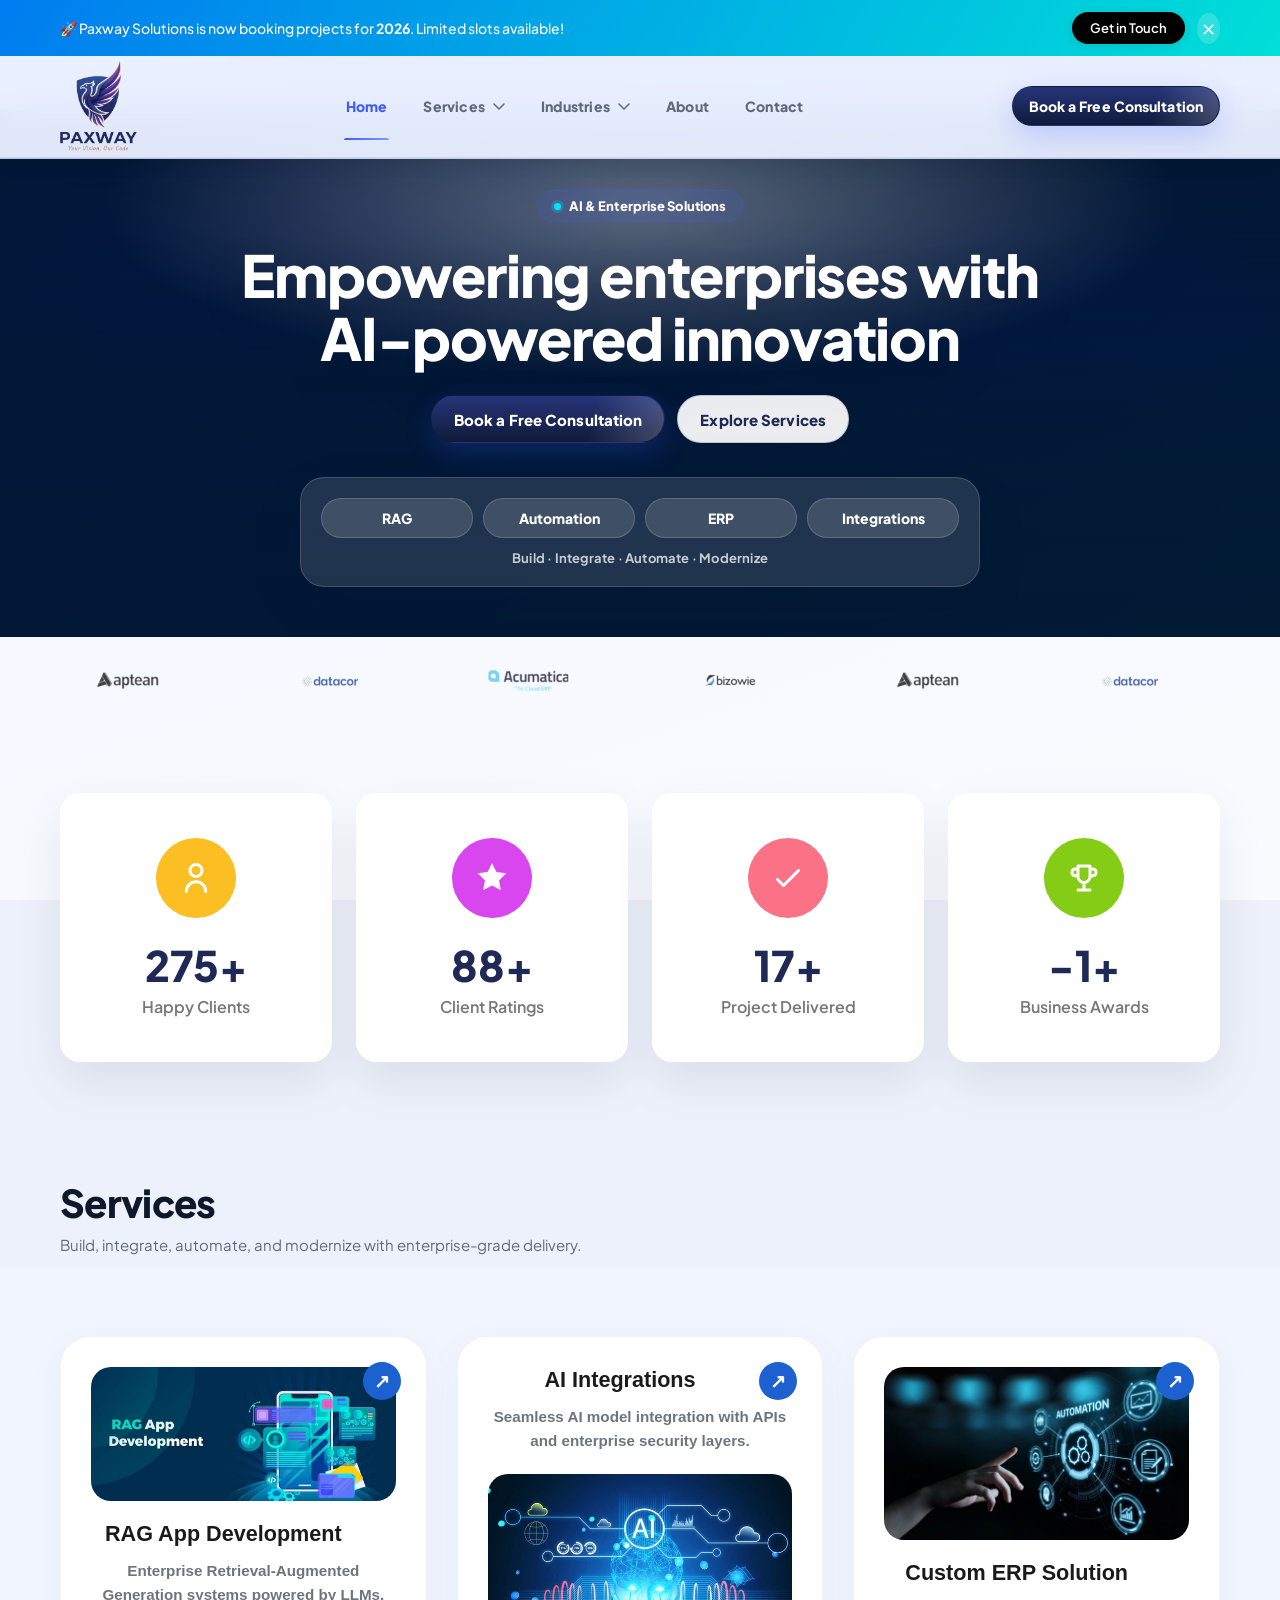
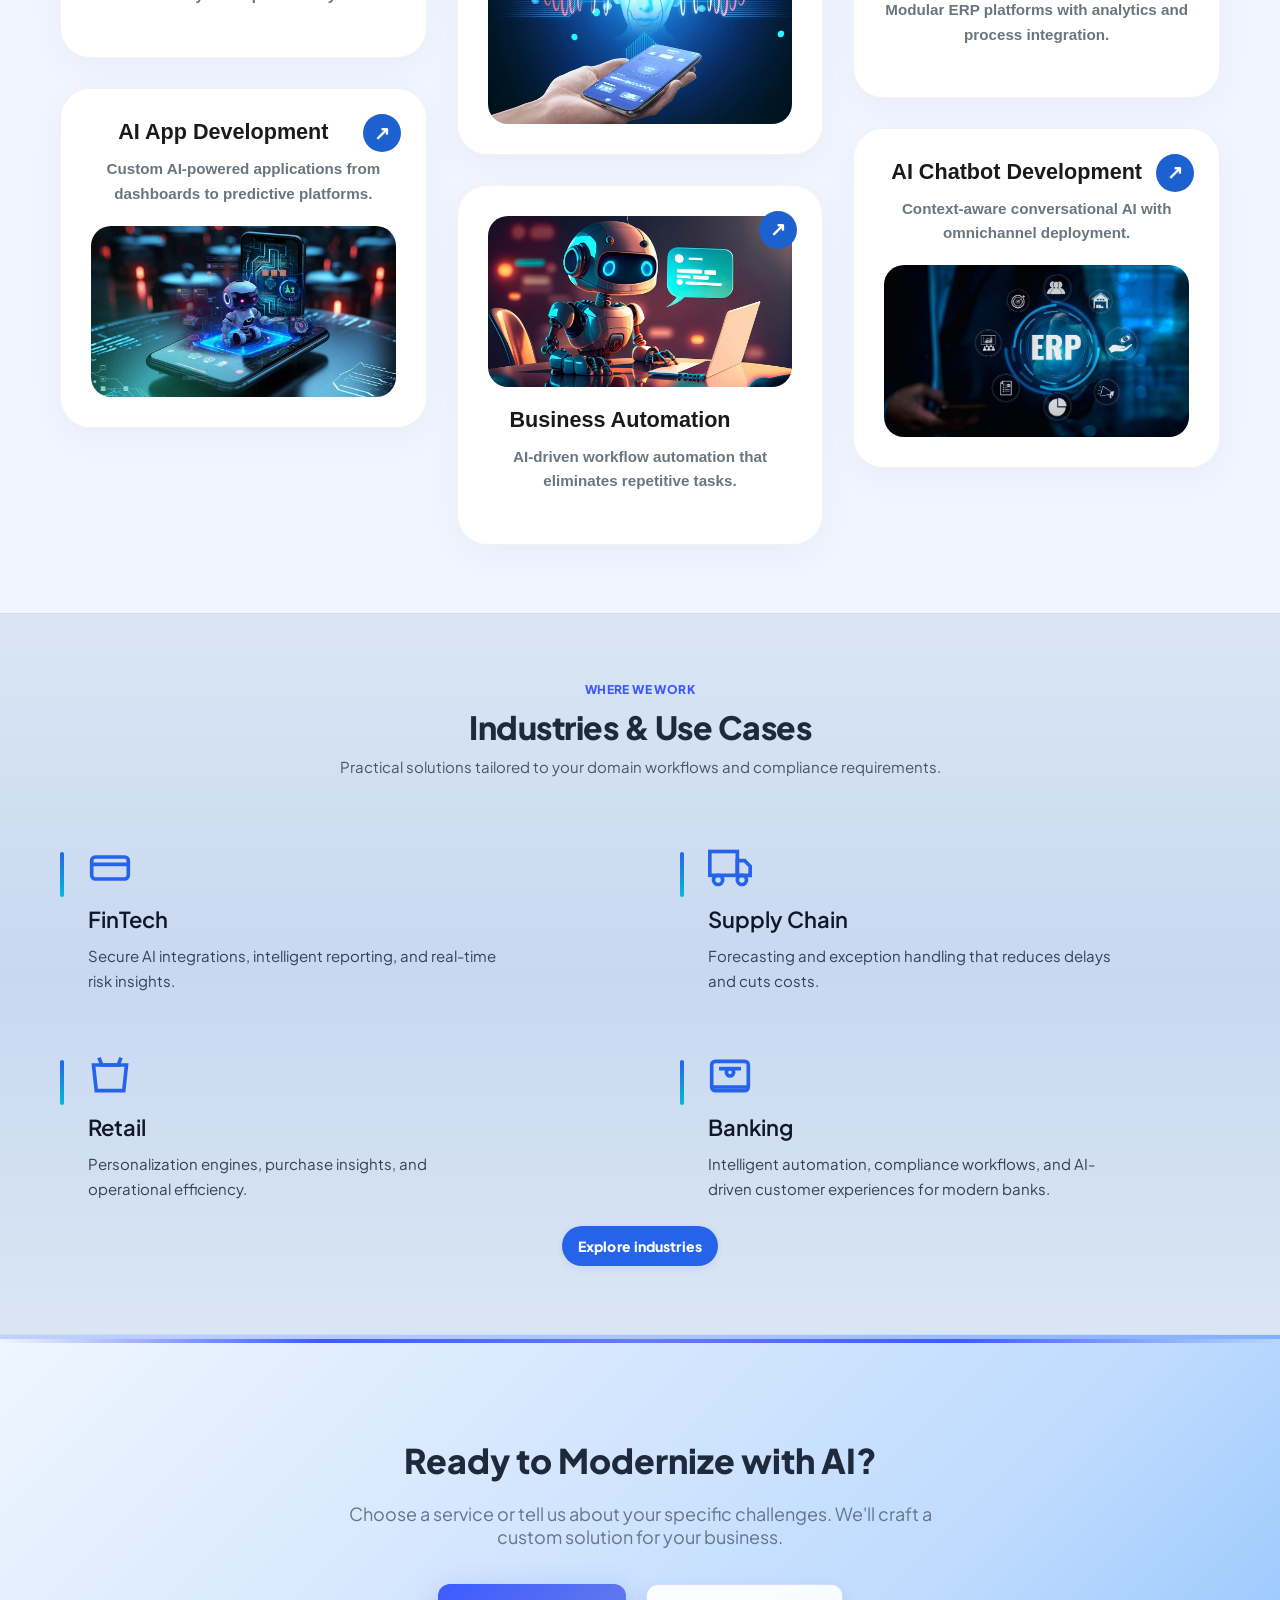
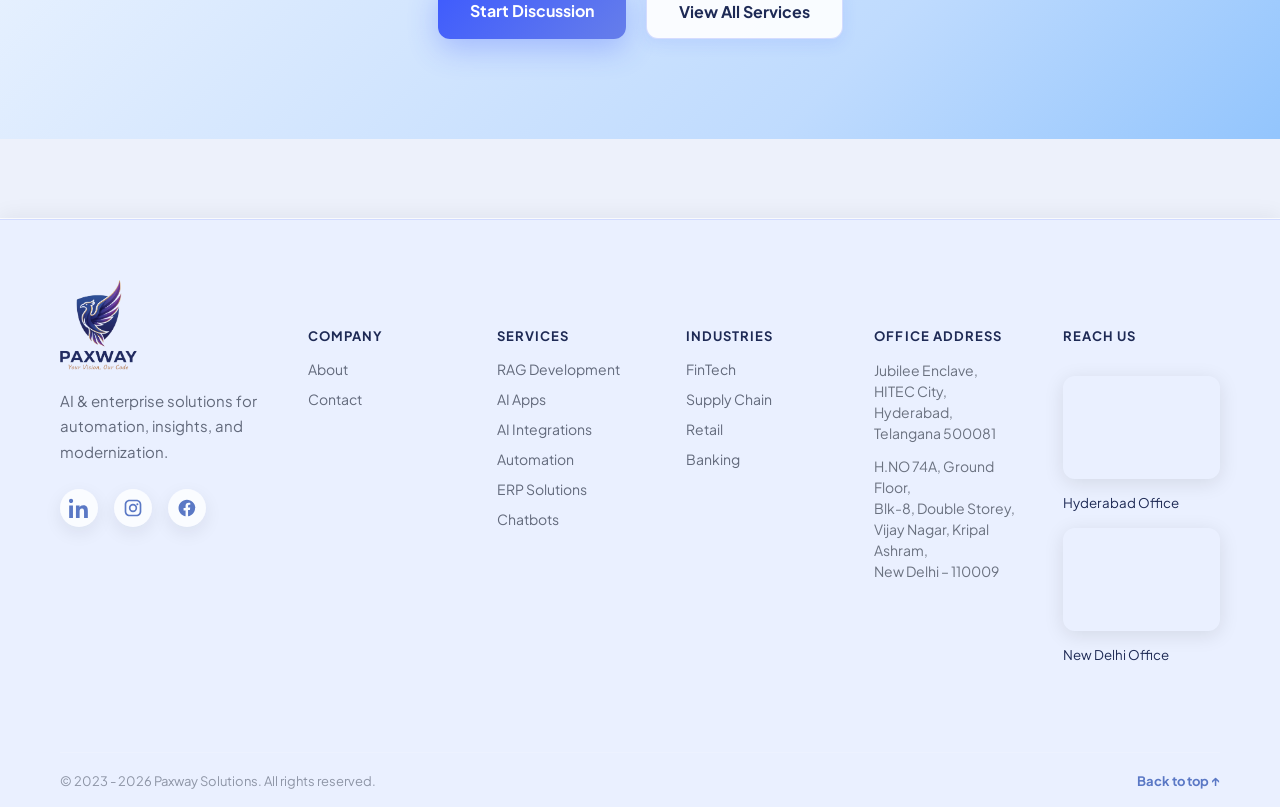
<file: index.html>
<!doctype html>
<html lang="en">
<head>
    <meta charset="utf-8"/>
    <meta name="viewport" content="width=device-width, initial-scale=1"/>
    <title>Paxway — AI & Enterprise Solutions</title>
    <meta name="description" content="Paxway builds AI & enterprise solutions to automate workflows, integrate systems, and modernize operations."/>
    <link rel="preconnect" href="https://fonts.googleapis.com">
    <link rel="preconnect" href="https://fonts.gstatic.com" crossorigin>
    <link href="https://fonts.googleapis.com/css2?family=Plus+Jakarta+Sans:ital,wght@0,400;0,500;0,600;0,700;0,800;0,900;1,400&display=swap" rel="stylesheet">
    <link rel="stylesheet" href="assets/css/styles.css">

    <!-- ══ MOBILE HEADER SAFETY STYLES ══════════════════════ -->
    <style>
        body { padding-top: 110px !important; }
        #header-container {
            position: fixed; top: 0; left: 0; right: 0; z-index: 100; min-height: 0;
        }
        .site-header {
            display: block !important; width: 100%; position: sticky; top: 0; z-index: 100;
            background: rgba(234, 240, 255, 0.96) !important;
            backdrop-filter: blur(20px) saturate(1.7); -webkit-backdrop-filter: blur(20px) saturate(1.7);
            border-bottom: 1px solid rgba(61, 90, 254, .14);
            box-shadow: 0 1px 0 rgba(255,255,255,.75), 0 4px 20px rgba(15,23,42,.06);
        }
        .header-inner { display: flex; align-items: center; justify-content: space-between; height: 100px; gap: 16px; flex-wrap: nowrap; }
        .brand { display: flex !important; align-items: center; gap: 10px; font-weight: 900; font-size: 17px; color: #1e2a55; flex-shrink: 0; text-decoration: none; }
        .logo-img { height: 90px; width: auto; object-fit: contain; display: block; }
        .nav { display: flex; align-items: center; height: 100%; gap: 0; }
        .header-actions { display: flex; align-items: center; gap: 10px; flex-shrink: 0; }
        .icon-btn {
            display: none; appearance: none; border: 1px solid rgba(15, 23, 42, .12); background: rgba(255, 255, 255, .90);
            width: 42px; height: 42px; border-radius: 10px; align-items: center; justify-content: center;
            flex-direction: column; gap: 0; padding: 11px; cursor: pointer; box-shadow: 0 2px 8px rgba(15, 23, 42, .06); flex-shrink: 0;
        }
        .icon-btn span { display: block; width: 18px; height: 2px; background: rgba(15, 23, 42, .75); border-radius: 2px; margin: 3px 0; transition: transform .25s ease, opacity .25s ease; }
        .icon-btn.is-open span:nth-child(1) { transform: translateY(8px) rotate(45deg); }
        .icon-btn.is-open span:nth-child(2) { opacity: 0; }
        .icon-btn.is-open span:nth-child(3) { transform: translateY(-8px) rotate(-45deg); }
        .mobile-nav { display: none; border-top: 1px solid rgba(61, 90, 254, .10); background: rgba(240, 244, 255, .99); }
        .mobile-nav.open { display: block; }
        .mobile-nav-inner { padding: 14px 0 18px; display: grid; gap: 8px; }
        .mobile-nav a { display: block; padding: 12px 16px; font-weight: 700; font-size: 15px; border: 1px solid rgba(15, 23, 42, .09); border-radius: 10px; color: rgba(15, 23, 42, .62); transition: background .14s, color .14s; text-decoration: none; }
        .mobile-nav a:hover, .mobile-nav a.active { background: rgba(61, 90, 254, .08); color: #1e2a55; border-color: rgba(61, 90, 254, .18); }

        /* MOBILE BREAKPOINTS */
        @media (max-width: 900px) { .icon-btn { display: flex !important; } .nav { display: none !important; } .header-cta-desktop { display: none !important; } .header-inner { height: 62px; } .logo-img { height: 36px; } }
        @media (max-width: 600px) { .header-inner { height: 58px; gap: 10px; } .logo-img { height: 32px; } .brand { font-size: 15px; gap: 8px; } .header-actions .btn { height: 36px !important; padding: 0 14px !important; font-size: 13px !important; } .icon-btn { width: 38px; height: 38px; } }
        @media (max-width: 380px) { .header-inner { height: 56px; gap: 8px; } .logo-img { height: 28px; } .brand-name { display: none; } .header-actions .btn { height: 34px !important; padding: 0 12px !important; font-size: 12px !important; } .icon-btn { width: 36px; height: 36px; } }

        /* STATS MOBILE */
        @media (max-width: 900px) {
            .stats-grid { display: flex !important; flex-direction: column !important; gap: 24px !important; align-items: center !important; justify-content: center !important; padding: 0 20px !important; width: 100% !important; max-width: 480px !important; margin: 0 auto !important; }
            .stat-card { width: 100% !important; max-width: 400px !important; padding: 32px 24px !important; text-align: center !important; min-height: auto !important; display: flex !important; flex-direction: column !important; align-items: center !important; justify-content: center !important; }
            .stat-icon { width: 52px !important; height: 52px !important; margin-bottom: 16px !important; flex-shrink: 0 !important; }
            .stat-card h3 { font-size: 32px !important; margin: 0 0 8px 0 !important; line-height: 1.2 !important; }
            .stat-card p { font-size: 14px !important; margin: 0 !important; line-height: 1.4 !important; }
        }
        @media (max-width: 600px) { .stats-grid { gap: 20px !important; padding: 0 16px !important; } .stat-card { padding: 28px 20px !important; max-width: 360px !important; } .stat-icon { width: 48px !important; height: 48px !important; } .stat-card h3 { font-size: 28px !important; } }

        /* HERO MOBILE */
        @media screen and (max-width: 900px) {
            section.hero.hero-motion { padding: 55px 22px 45px 22px !important; margin: 0 !important; overflow-x: hidden !important; }
            .hero .container, .hero-inner { width: 100% !important; max-width: calc(100vw - 44px) !important; padding: 0 !important; margin: 0 auto !important; box-sizing: border-box !important; }
            .hero-title { font-size: 2.1rem !important; line-height: 1.15 !important; max-width: calc(100vw - 50px) !important; padding: 0 8px !important; margin: 0 auto !important; }
            .hero-ctas { flex-direction: column !important; gap: 12px !important; width: 100% !important; max-width: 360px !important; padding: 0 4px !important; margin: 0 auto !important; }
            .hero-ctas .btn { width: 100% !important; height: 48px !important; }
            .hero-art-grid { grid-template-columns: 1fr 1fr !important; gap: 8px !important; }
            .pill { font-size: 12px !important; padding: 6px 14px !important; }
        }
        @media screen and (max-width: 500px) { section.hero.hero-motion { padding: 45px 18px 35px 18px !important; } .hero-art-grid { grid-template-columns: 1fr !important; } }

        /* SERVICE HOVER EFFECTS */
        .service-link:hover { opacity: 1 !important; }
        .service-card:hover { transform: translateY(-12px); box-shadow: 0 20px 40px rgba(15, 23, 42, 0.15); border-color: var(--accent); }
        .service-card .card-img { overflow: hidden; }
        .service-card .card-img img { transition: transform 0.5s ease; display: block; }
        .service-card:hover .card-img img { transform: scale(1.05); }
        .service-card:hover .arrow-link { background: var(--accent); color: white; }

        /* INDUSTRIES MOBILE */
        @media (max-width: 900px) {
            .industries-list { display: flex !important; flex-direction: column !important; gap: 24px !important; }
            .industry-item { display: flex !important; align-items: flex-start !important; gap: 16px !important; padding: 20px !important; }
        }

        /* ══ INDUSTRIES-STYLE CTA (SIMPLIFIED) ═══════════════════ */
        .index-cta {
            padding: 100px 0;
            text-align: center;
            background: linear-gradient(135deg, #eff6ff 0%, #dbeafe 30%, #bfdbfe 70%, #93c5fd 100%);
            border-top: 4px solid rgba(61,90,254,0.2);
            position: relative;
            overflow: hidden;
        }
        .index-cta::before {
            content: ''; position: absolute; top: 0; left: 0; right: 0; height: 4px;
            background: linear-gradient(90deg, transparent, #3d5afe, #667eea, #3d5afe, transparent);
            z-index: 1;
        }
        .index-cta .container { position: relative; z-index: 2; }
        .index-cta h2 { font-size: 2.125rem; font-weight: 800; color: #1e293b; margin-bottom: 20px; }
        .index-cta p { font-size: 1.125rem; color: #64748b; margin-bottom: 36px; max-width: 600px; margin-left: auto; margin-right: auto; }
        .index-cta .cta-buttons { display: flex; gap: 20px; justify-content: center; flex-wrap: wrap; }
        .index-cta .btn-primary-custom {
            background: linear-gradient(135deg, #3d5afe 0%, #667eea 100%);
            color: white; padding: 16px 32px; border-radius: 12px; text-decoration: none;
            font-weight: 700; font-size: 16px; box-shadow: 0 10px 30px rgba(61,90,254,0.3);
            transition: all 0.3s ease; display: inline-block;
        }
        .index-cta .btn-primary-custom:hover {
            transform: translateY(-2px); box-shadow: 0 15px 40px rgba(61,90,254,0.4);
        }
        .index-cta .btn-secondary-custom {
            background: rgba(255,255,255,0.9); color: #1e2a55; padding: 16px 32px;
            border-radius: 12px; text-decoration: none; font-weight: 700; font-size: 16px;
            border: 1px solid rgba(61,90,254,0.2); box-shadow: 0 5px 15px rgba(61,90,254,0.1);
            transition: all 0.3s ease; display: inline-block;
        }
        .index-cta .btn-secondary-custom:hover {
            background: white; box-shadow: 0 10px 25px rgba(61,90,254,0.15);
            transform: translateY(-2px);
        }

        @media (max-width: 900px) {
            .index-cta { padding: 80px 0; }
            .index-cta h2 { font-size: 1.875rem; }
            .index-cta p { font-size: 1rem; }
            .index-cta .cta-buttons { flex-direction: column; align-items: center; gap: 16px; }
            .index-cta .btn-primary-custom, .index-cta .btn-secondary-custom { width: 100%; max-width: 320px; text-align: center; }
        }
    </style>
</head>
<body>
<div id="header-container"></div>

<main>
    <!-- HERO -->
    <section class="hero hero-motion">
        <div class="hero-bg hero-bg--base" aria-hidden="true"><div class="hero-bg-inner"></div></div>
        <div class="hero-bg hero-bg--glow" aria-hidden="true"><div class="hero-bg-inner"></div></div>
        <div class="hero-color-overlay" aria-hidden="true"></div>
        <div class="hero-scrim" aria-hidden="true"></div>
        <div class="container hero-inner">
            <p class="pill"><span class="dot"></span> AI & Enterprise Solutions</p>
            <h1 class="hero-title">Empowering enterprises with AI-powered innovation</h1>
            <div class="hero-ctas">
                <a class="btn btn-primary btn-lg" href="contact.html">Book a Free Consultation</a>
                <a class="btn btn-secondary btn-lg" href="services.html">Explore Services</a>
            </div>
            <div class="hero-art">
                <div class="hero-art-card">
                    <div class="hero-art-grid">
                        <div class="hero-art-badge">RAG</div><div class="hero-art-badge">Automation</div><div class="hero-art-badge">ERP</div><div class="hero-art-badge">Integrations</div>
                    </div>
                    <p class="hero-art-caption">Build · Integrate · Automate · Modernize</p>
                </div>
            </div>
        </div>
    </section>

    <!-- TRUSTED STRIP -->
    <section class="section section-tight">
        <div class="container">
            <div class="trusted-slider">
                <div class="trusted-track">
                    <img src="images/c1.png" alt="Client 1"><img src="images/c2.png" alt="Client 2"><img src="images/c3.png" alt="Client 3"><img src="images/c4.png" alt="Client 4">
                    <img src="images/c1.png" alt="Client 1"><img src="images/c2.png" alt="Client 2"><img src="images/c3.png" alt="Client 3"><img src="images/c4.png" alt="Client 4">
                </div>
            </div>
        </div>
    </section>

    <!-- STATS -->
    <section class="section">
        <div class="container">
            <div class="stats-grid">
                <div class="stat-card">
                    <div class="stat-icon yellow">
                        <svg width="36" height="36" viewBox="0 0 24 24" fill="none" stroke="white" stroke-width="2" stroke-linecap="round" stroke-linejoin="round">
                            <circle cx="12" cy="7" r="4"/><path d="M5.5 21a6.5 6.5 0 0 1 13 0"/>
                        </svg>
                    </div><h3 class="counter" data-target="615">0</h3><p>Happy Clients</p>
                </div>
                <div class="stat-card">
                    <div class="stat-icon purple">
                        <svg width="36" height="36" viewBox="0 0 24 24" fill="white"><path d="M12 2l2.9 6 6.6.9-4.8 4.7 1.2 6.5L12 17l-5.9 3.1 1.2-6.5-4.8-4.7 6.6-.9L12 2z"/></svg>
                    </div><h3 class="counter" data-target="300">0</h3><p>Client Ratings</p>
                </div>
                <div class="stat-card">
                    <div class="stat-icon pink">
                        <svg width="36" height="36" viewBox="0 0 24 24" fill="none" stroke="white" stroke-width="2" stroke-linecap="round" stroke-linejoin="round">
                            <path d="M5 13l4 4L19 7"/>
                        </svg>
                    </div><h3 class="counter" data-target="120">0</h3><p>Project Delivered</p>
                </div>
                <div class="stat-card">
                    <div class="stat-icon green">
                        <svg width="36" height="36" viewBox="0 0 24 24" fill="none" xmlns="http://www.w3.org/2000/svg">
                            <path d="M12 15V15C14.2091 15 16 13.2091 16 11V11 M12 15V15C9.79086 15 8 13.2091 8 11V11 M12 15V20 M12 20H16 M12 20H8 M8 6V4H16V6 M8 6H6C4.89543 6 4 6.89543 4 8V8.43845 C4 9.35618 4.62459 10.1561 5.51493 10.3787L8 11 M8 6V11 M16 11L18.4851 10.3787 C19.3754 10.1561 20 9.35618 20 8.43845V8 C20 6.89543 19.1046 6 18 6H16 M16 11V6" stroke="white" stroke-width="2" stroke-linecap="round" stroke-linejoin="round"/>
                        </svg>
                    </div><h3 class="counter" data-target="10">0</h3><p>Business Awards</p>
                </div>
            </div>
        </div>
    </section>

    <!-- SERVICES -->
    <section class="page-head">
        <div class="container">
            <h1 class="page-title">Services</h1>
            <p class="page-subtitle">Build, integrate, automate, and modernize with enterprise-grade delivery.</p>
        </div>
    </section>
    <section class="section services-modern">
        <div class="container">
            <div class="services-grid">
                <div class="services-col">
                    <a href="service-rag.html" class="service-link">
                        <div class="service-card">
                            <div class="card-img"><img src="images/s1.jpeg" alt="RAG"></div>
                            <div class="card-text"><h3>RAG App Development</h3><p>Enterprise Retrieval-Augmented Generation systems powered by LLMs.</p></div>
                            <div class="arrow-link">↗</div>
                        </div>
                    </a>
                    <a href="service-ai-app.html" class="service-link">
                        <div class="service-card">
                            <div class="card-text"><h3>AI App Development</h3><p>Custom AI-powered applications from dashboards to predictive platforms.</p></div>
                            <div class="card-img"><img src="images/s2.jpeg" alt="AI App"></div>
                            <div class="arrow-link">↗</div>
                        </div>
                    </a>
                </div>
                <div class="services-col">
                    <a href="service-integrations.html" class="service-link">
                        <div class="service-card large-feature">
                            <div class="card-text"><h3>AI Integrations</h3><p>Seamless AI model integration with APIs and enterprise security layers.</p></div>
                            <div class="card-img"><img src="images/s3.jpeg" alt="Integrations"></div>
                            <div class="arrow-link">↗</div>
                        </div>
                    </a>
                    <a href="service-automation.html" class="service-link">
                        <div class="service-card">
                            <div class="card-img"><img src="images/s6.jpeg" alt="Automation"></div>
                            <div class="card-text"><h3>Business Automation</h3><p>AI-driven workflow automation that eliminates repetitive tasks.</p></div>
                            <div class="arrow-link">↗</div>
                        </div>
                    </a>
                </div>
                <div class="services-col">
                    <a href="service-erp.html" class="service-link">
                        <div class="service-card">
                            <div class="card-img"><img src="images/s4.jpeg" alt="ERP"></div>
                            <div class="card-text"><h3>Custom ERP Solution</h3><p>Modular ERP platforms with analytics and process integration.</p></div>
                            <div class="arrow-link">↗</div>
                        </div>
                    </a>
                    <a href="service-chatbots.html" class="service-link">
                        <div class="service-card">
                            <div class="card-text"><h3>AI Chatbot Development</h3><p>Context-aware conversational AI with omnichannel deployment.</p></div>
                            <div class="card-img"><img src="images/s5.jpeg" alt="Chatbots"></div>
                            <div class="arrow-link">↗</div>
                        </div>
                    </a>
                </div>
            </div>
        </div>
    </section>

    <!-- INDUSTRIES -->
    <section class="section section-alt industries-modern">
        <div class="container">
            <div class="section-head">
                <span class="section-label">Where we work</span>
                <h2 class="section-title">Industries & Use Cases</h2>
                <p class="section-subtitle">Practical solutions tailored to your domain workflows and compliance requirements.</p>
            </div>
            <div class="industries-list">
                <div class="industry-item">
                    <div class="industry-icon">
                        <svg viewBox="0 0 24 24" fill="none" stroke="currentColor" stroke-width="2">
                            <rect x="2" y="6" width="20" height="12" rx="2"/><path d="M2 10h20"/>
                        </svg>
                    </div>
                    <div class="industry-content"><h3>FinTech</h3><p>Secure AI integrations, intelligent reporting, and real-time risk insights.</p></div>
                </div>
                <div class="industry-item">
                    <div class="industry-icon">
                        <svg viewBox="0 0 24 24" fill="none" stroke="currentColor" stroke-width="2">
                            <rect x="1" y="3" width="15" height="13"/><path d="M16 8h4l3 3v5h-7z"/><circle cx="5.5" cy="18.5" r="2.5"/><circle cx="18.5" cy="18.5" r="2.5"/>
                        </svg>
                    </div>
                    <div class="industry-content"><h3>Supply Chain</h3><p>Forecasting and exception handling that reduces delays and cuts costs.</p></div>
                </div>
                <div class="industry-item">
                    <div class="industry-icon">
                        <svg viewBox="0 0 24 24" fill="none" stroke="currentColor" stroke-width="2">
                            <path d="M6 2l1.5 4h9L18 2"/><path d="M3 6h18l-1.5 14h-15z"/>
                        </svg>
                    </div>
                    <div class="industry-content"><h3>Retail</h3><p>Personalization engines, purchase insights, and operational efficiency.</p></div>
                </div>
                <div class="industry-item">
                    <div class="industry-icon">
                        <svg viewBox="0 0 24 24" fill="none" stroke="currentColor" stroke-width="2">
                            <rect x="2" y="4" width="20" height="16" rx="2"/><circle cx="12" cy="10" r="2"/><path d="M2 18h20"/><path d="M6 8h12"/>
                        </svg>
                    </div>
                    <div class="industry-content"><h3>Banking</h3><p>Intelligent automation, compliance workflows, and AI-driven customer experiences for modern banks.</p></div>
                </div>
            </div>
            <div class="section-actions">
                <a class="btn btn-secondary btn-md" href="industries.html">Explore industries</a>
            </div>
        </div>
    </section>

    <!-- ══ INDUSTRIES PAGE STYLE CTA ═══════════════════════════ -->
    <section class="index-cta">
        <div class="container">
            <h2>Ready to Modernize with AI?</h2>
            <p>Choose a service or tell us about your specific challenges. We'll craft a custom solution for your business.</p>
            <div class="cta-buttons">
                <a class="btn-primary-custom" href="contact.html">Start Discussion</a>
                <a class="btn-secondary-custom" href="services.html">View All Services</a>
            </div>
        </div>
    </section>
</main>

<div id="footer-container"></div>
<script src="assets/js/include.js"></script>
<script src="assets/js/main.js"></script>
<script src="assets/js/hero-motion.js"></script>
</body>
</html>
</file>
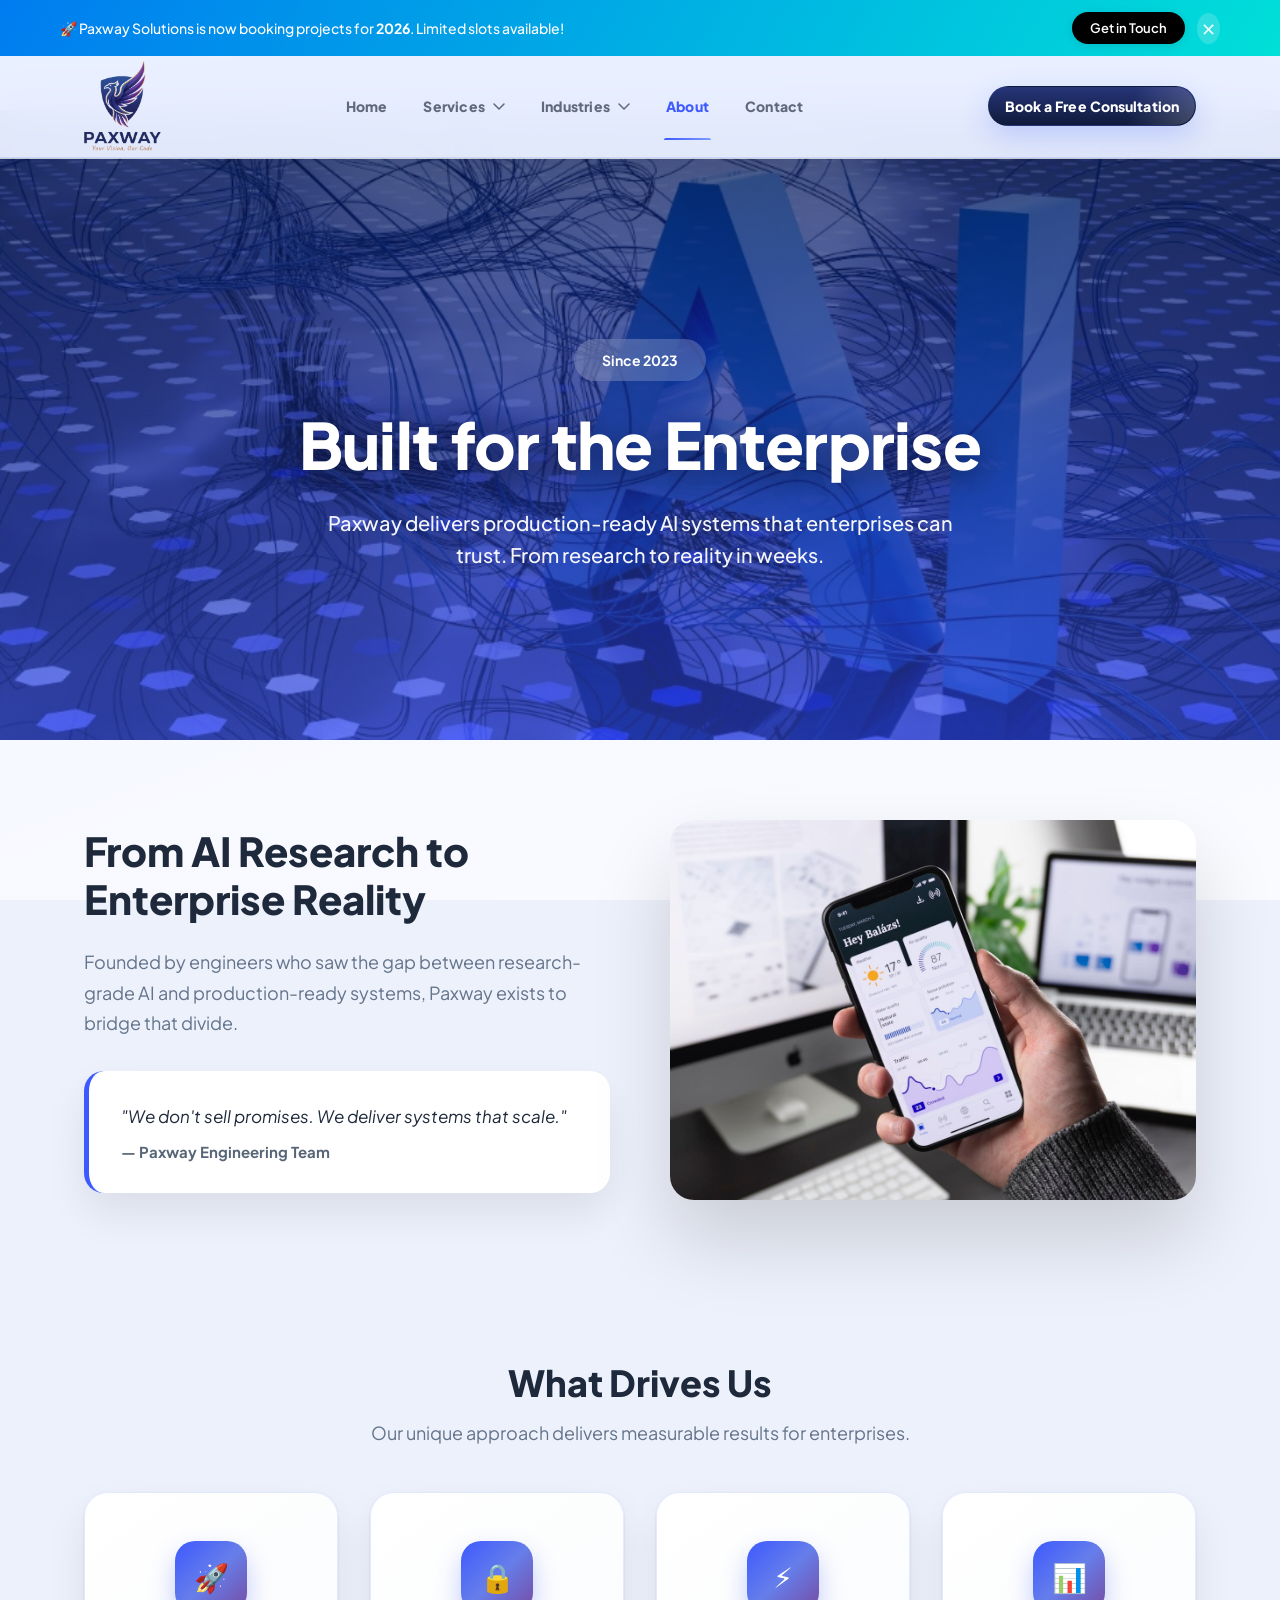
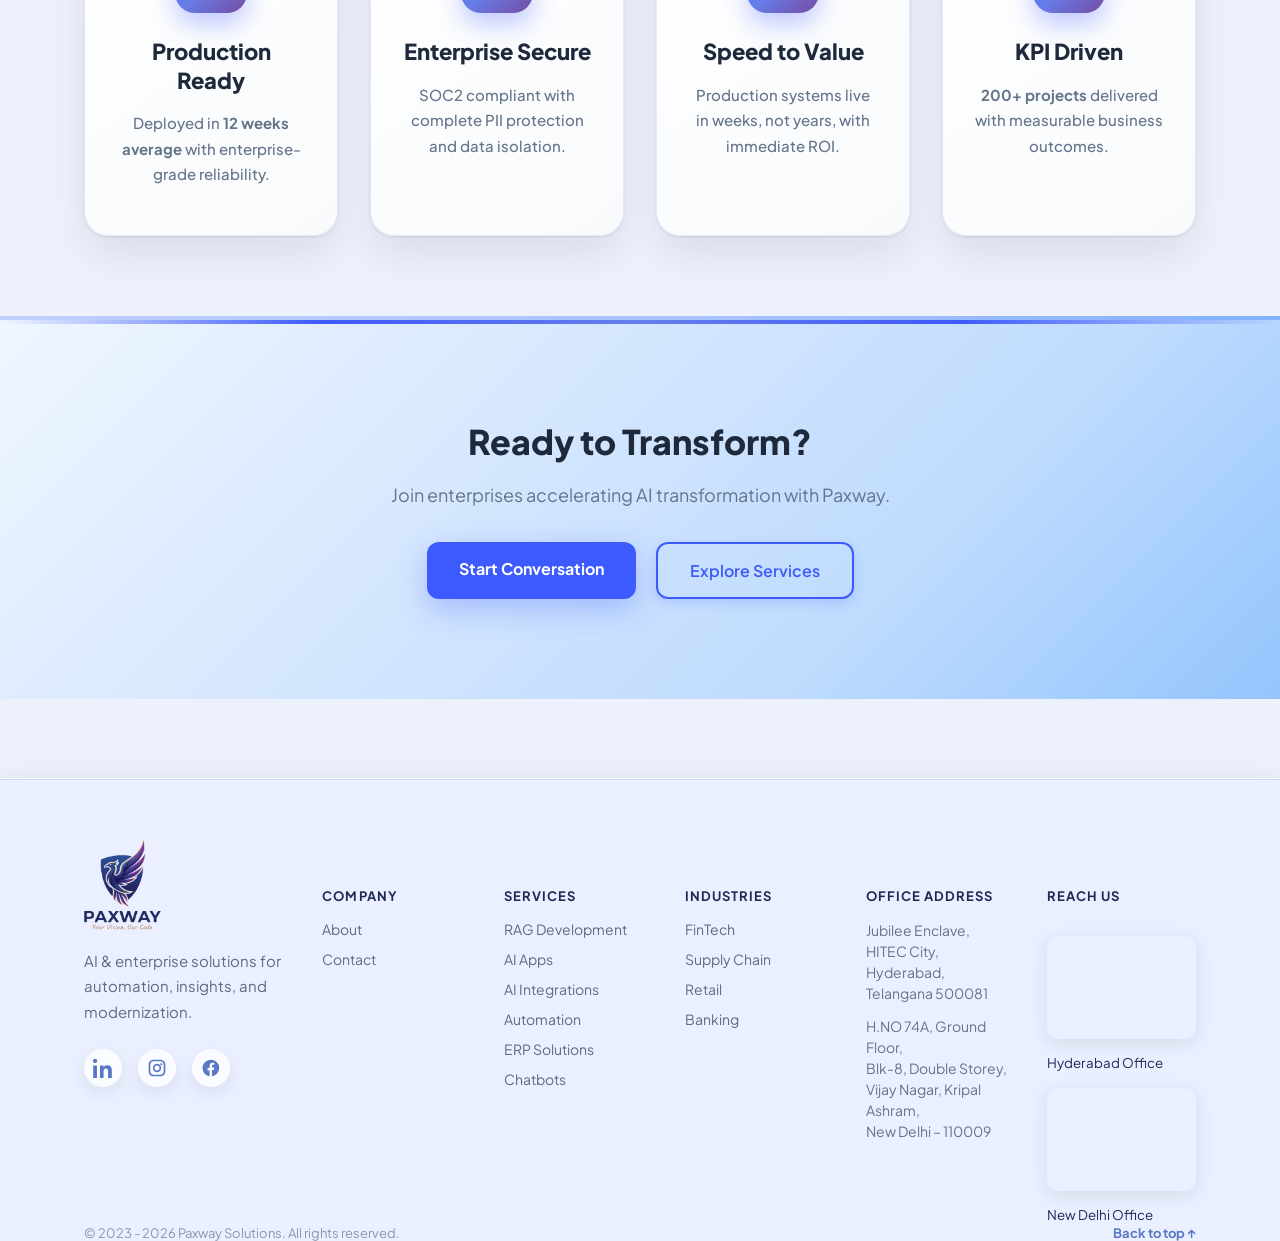
<file: about.html>
<!doctype html>
<html lang="en">
<head>
  <meta charset="utf-8" />
  <meta name="viewport" content="width=device-width, initial-scale=1" />
  <title>Paxway — About Us</title>
  <meta name="description" content="Learn about Paxway's mission, team, values, and why enterprises trust us for AI solutions." />

  <link rel="preconnect" href="https://fonts.googleapis.com">
  <link rel="preconnect" href="https://fonts.gstatic.com" crossorigin>
  <link href="https://fonts.googleapis.com/css2?family=Plus+Jakarta+Sans:wght@400;500;600;700;800;900&display=swap" rel="stylesheet">
  <link rel="stylesheet" href="assets/css/styles.css" />

  <style>
    /* TALL Hero - 70vh + PERFECT VERTICAL SPACING */
    .about-hero {
      min-height: 70vh;
      padding: 140px 0 80px;
      background: linear-gradient(rgba(0,20,60,0.4), rgba(61,90,254,0.3)),
                  url("images/about-hero-bg.jpg");
      background-size: cover;
      background-position: center;
      position: relative;
      text-align: center;
      color: white;
      display: flex;
      align-items: center;
    }

    .about-hero::before {
      content: '';
      position: absolute;
      top: 0; left: 0; right: 0; bottom: 0;
      background: linear-gradient(rgba(0,20,60,0.4), rgba(61,90,254,0.3));
      z-index: 1;
    }

    .about-hero .container {
      position: relative;
      z-index: 2;
      /* PERFECT VERTICAL SPACING */
      display: flex;
      flex-direction: column;
      gap: 28px;  /* 🎯 INCREASED FOR TALLER HERO */
      align-items: center;
      max-width: 800px;  /* Slightly wider for better text flow */
    }

    .about-hero .feature-pill {
      margin: 0;
      background: rgba(255,255,255,0.2);
      padding: 12px 28px;
      border-radius: 50px;
      backdrop-filter: blur(20px);
      font-weight: 700;
      font-size: 14px;
    }

    .about-hero .page-title {
      margin: 0;
      font-size: 4rem;
      font-weight: 900;
      text-shadow: 0 8px 32px rgba(0,0,0,0.5);
      line-height: 1.1;
    }

    .about-hero p {
      margin: 0;
      font-size: 20px;
      max-width: 650px;
      line-height: 1.6;
      font-weight: 500;
      color: rgba(255,255,255,0.95);
    }

    /* Story Section */
    .story-section { padding: 80px 0 !important; }
    .story-grid {
      display: grid !important;
      grid-template-columns: 1fr 1fr !important;
      gap: 60px !important;
      align-items: center !important;
    }

    .story-image {
      height: 380px !important;
      width: 100% !important;
      background-image: url("images/about01.jpg") !important;
      background-size: cover !important;
      background-position: center !important;
      background-repeat: no-repeat !important;
      border-radius: 24px !important;
      box-shadow: 0 40px 80px rgba(0,0,0,0.15) !important;
      transition: all 0.4s cubic-bezier(0.25, 0.46, 0.45, 0.94) !important;
    }

    .story-image:hover {
      transform: translateY(-8px) scale(1.02) !important;
      box-shadow: 0 60px 120px rgba(0,0,0,0.25) !important;
    }

    /* PREMIUM USP CARDS - NO ROTATION */
    .usp-section {
      padding: 80px 0 !important;
    }

    .usp-grid {
      display: grid !important;
      grid-template-columns: repeat(4, 1fr) !important;
      gap: 32px !important;
      max-width: 1400px !important;
      margin: 0 auto !important;
    }

    .usp-card {
      background: linear-gradient(145deg, #ffffff 0%, #f8fafc 100%) !important;
      padding: 48px 32px !important;
      border-radius: 24px !important;
      text-align: center !important;
      box-shadow:
        0 20px 40px rgba(0,0,0,0.08),
        0 1px 3px rgba(0,0,0,0.1) !important;
      border: 1px solid rgba(61,90,254,0.12) !important;
      position: relative !important;
      height: 100% !important;
      overflow: hidden !important;
      transition: all 0.4s cubic-bezier(0.25, 0.46, 0.45, 0.94) !important;
      backdrop-filter: blur(10px) !important;
    }

    .usp-card::before {
      content: '' !important;
      position: absolute !important;
      top: 0 !important;
      left: 0 !important;
      right: 0 !important;
      height: 4px !important;
      background: linear-gradient(90deg, #3d5afe, #667eea, #764ba2) !important;
      transform: scaleX(0) !important;
      transition: transform 0.4s cubic-bezier(0.25, 0.46, 0.45, 0.94) !important;
      border-radius: 24px 24px 0 0 !important;
    }

    .usp-card:hover {
      transform: translateY(-16px) !important;
      box-shadow:
        0 40px 80px rgba(61,90,254,0.2),
        0 8px 24px rgba(0,0,0,0.15) !important;
      border-color: #3d5afe !important;
    }

    .usp-card:hover::before {
      transform: scaleX(1) !important;
    }

    .usp-icon {
      width: 72px !important;
      height: 72px !important;
      margin: 0 auto 24px !important;
      background: linear-gradient(135deg, #3d5afe 0%, #667eea 50%, #764ba2 100%) !important;
      border-radius: 20px !important;
      display: flex !important;
      align-items: center !important;
      justify-content: center !important;
      font-size: 28px !important;
      color: white !important;
      box-shadow: 0 12px 24px rgba(61,90,254,0.3) !important;
      transition: all 0.4s cubic-bezier(0.25, 0.46, 0.45, 0.94) !important;
      position: relative !important;
      z-index: 2 !important;
    }

    .usp-card:hover .usp-icon {
      transform: scale(1.15) !important;
      box-shadow: 0 20px 40px rgba(61,90,254,0.4) !important;
    }

    .usp-title {
      font-size: 22px !important;
      font-weight: 800 !important;
      color: #1e293b !important;
      margin-bottom: 16px !important;
      line-height: 1.3 !important;
      position: relative !important;
      z-index: 2 !important;
    }

    .usp-card p {
      color: #64748b !important;
      font-size: 15px !important;
      line-height: 1.7 !important;
      margin: 0 !important;
      font-weight: 500 !important;
      position: relative !important;
      z-index: 2 !important;
    }

    /* SERVICES-STYLE CTA */
    .about-cta {
      padding: 100px 0;
      text-align: center;
      background: linear-gradient(135deg, #eff6ff 0%, #dbeafe 30%, #bfdbfe 70%, #93c5fd 100%);
      border-top: 4px solid rgba(61,90,254,0.2);
      position: relative;
      overflow: hidden;
    }

    .about-cta::before {
      content: '';
      position: absolute;
      top: 0;
      left: 0;
      right: 0;
      height: 4px;
      background: linear-gradient(90deg, transparent, #3d5afe, #667eea, #3d5afe, transparent);
      z-index: 1;
    }

    .about-cta .container {
      position: relative;
      z-index: 2;
    }

    /* Mobile Responsive */
    @media (max-width: 1100px) {
      .usp-grid { grid-template-columns: repeat(2, 1fr) !important; gap: 28px !important; }
    }

    @media (max-width: 900px) {
      .story-grid { grid-template-columns: 1fr !important; gap: 40px !important; text-align: center !important; }
      .about-hero {
        min-height: 70vh !important;
        padding: 100px 0 60px !important;
      }
      .about-hero .container {
        gap: 24px !important;
      }
      .about-hero .page-title {
        font-size: 2.8rem !important;
      }
      .about-hero p {
        font-size: 18px !important;
      }
      .story-image { height: 300px !important; }
      .usp-section { padding: 60px 0 !important; }
      .usp-card { padding: 40px 28px !important; }
      .about-cta { padding: 80px 0 !important; }
    }

    @media (max-width: 600px) {
      .usp-grid { grid-template-columns: 1fr !important; gap: 24px !important; }
      .usp-card { padding: 36px 24px !important; }
      .story-image { height: 260px !important; }
      .usp-icon { width: 64px !important; height: 64px !important; font-size: 24px !important; }
      .about-hero .container { gap: 20px !important; }
      .about-hero .page-title { font-size: 2.2rem !important; }
    }

    /* Container */
    .container {
      max-width: 1200px !important;
      margin: 0 auto !important;
      padding: 0 24px !important;
    }
  </style>
</head>
<body>
<div id="header-container"></div>

<main>
  <!-- TALL 70vh Hero with PERFECT VERTICAL SPACING -->
  <section class="about-hero">
    <div class="container">
      <span class="feature-pill">Since 2023</span>
      <h1 class="page-title">Built for the Enterprise</h1>
      <p>Paxway delivers production-ready AI systems that enterprises can trust. From research to reality in weeks.</p>
    </div>
  </section>

  <!-- Rest unchanged -->
  <section class="story-section section">
    <div class="container">
      <div class="story-grid">
        <div>
          <h2 style="font-size: 40px; font-weight: 800; line-height: 1.2; margin-bottom: 24px; color: #1e293b;">From AI Research to Enterprise Reality</h2>
          <p style="font-size: 18px; color: #64748b; line-height: 1.7; margin-bottom: 32px; max-width: 500px;">
            Founded by engineers who saw the gap between research-grade AI and production-ready systems, Paxway exists to bridge that divide.
          </p>
          <div style="background: white; padding: 32px; border-radius: 20px; border-left: 5px solid #3d5afe; box-shadow: 0 20px 40px rgba(0,0,0,0.08);">
            <p style="font-size: 17px; font-style: italic; margin: 0; color: #1e293b; line-height: 1.6;">"We don't sell promises. We deliver systems that scale."</p>
            <p style="font-weight: 700; margin-top: 12px; opacity: 0.9; color: #475569; font-size: 15px;">— Paxway Engineering Team</p>
          </div>
        </div>
        <div class="story-image"></div>
      </div>
    </div>
  </section>

  <section class="usp-section section">
    <div class="container">
      <div style="text-align: center; margin-bottom: 48px;">
        <h2 style="font-size: 36px; font-weight: 800; color: #1e293b; margin-bottom: 16px;">What Drives Us</h2>
        <p style="font-size: 18px; color: #64748b; max-width: 700px; margin: 0 auto;">Our unique approach delivers measurable results for enterprises.</p>
      </div>
      <div class="usp-grid">
        <div class="usp-card">
          <div class="usp-icon">🚀</div>
          <h3 class="usp-title">Production Ready</h3>
          <p>Deployed in <strong>12 weeks average</strong> with enterprise-grade reliability.</p>
        </div>
        <div class="usp-card">
          <div class="usp-icon">🔒</div>
          <h3 class="usp-title">Enterprise Secure</h3>
          <p>SOC2 compliant with complete PII protection and data isolation.</p>
        </div>
        <div class="usp-card">
          <div class="usp-icon">⚡</div>
          <h3 class="usp-title">Speed to Value</h3>
          <p>Production systems live in weeks, not years, with immediate ROI.</p>
        </div>
        <div class="usp-card">
          <div class="usp-icon">📊</div>
          <h3 class="usp-title">KPI Driven</h3>
          <p><strong>200+ projects</strong> delivered with measurable business outcomes.</p>
        </div>
      </div>
    </div>
  </section>

  <section class="about-cta">
    <div class="container">
      <h2 style="font-size: 34px; font-weight: 800; color: #1e293b; margin-bottom: 20px;">Ready to Transform?</h2>
      <p style="font-size: 18px; color: #64748b; margin-bottom: 36px; max-width: 600px; margin-left: auto; margin-right: auto;">
        Join enterprises accelerating AI transformation with Paxway.
      </p>
      <div style="display: flex; gap: 20px; justify-content: center; flex-wrap: wrap; max-width: 500px; margin: 0 auto;">
        <a style="background: #3d5afe; color: white; padding: 16px 32px; border-radius: 12px; text-decoration: none; font-weight: 700; font-size: 16px; box-shadow: 0 10px 30px rgba(61,90,254,0.3);" href="contact.html">
          Start Conversation
        </a>
        <a style="background: transparent; color: #3d5afe; padding: 16px 32px; border-radius: 12px; text-decoration: none; font-weight: 600; font-size: 16px; border: 2px solid #3d5afe; box-shadow: 0 4px 12px rgba(61,90,254,0.2);" href="services.html">
          Explore Services
        </a>
      </div>
    </div>
  </section>
</main>

<div id="footer-container"></div>
<script src="./assets/js/main.js"></script>
</body>
</html>
</file>
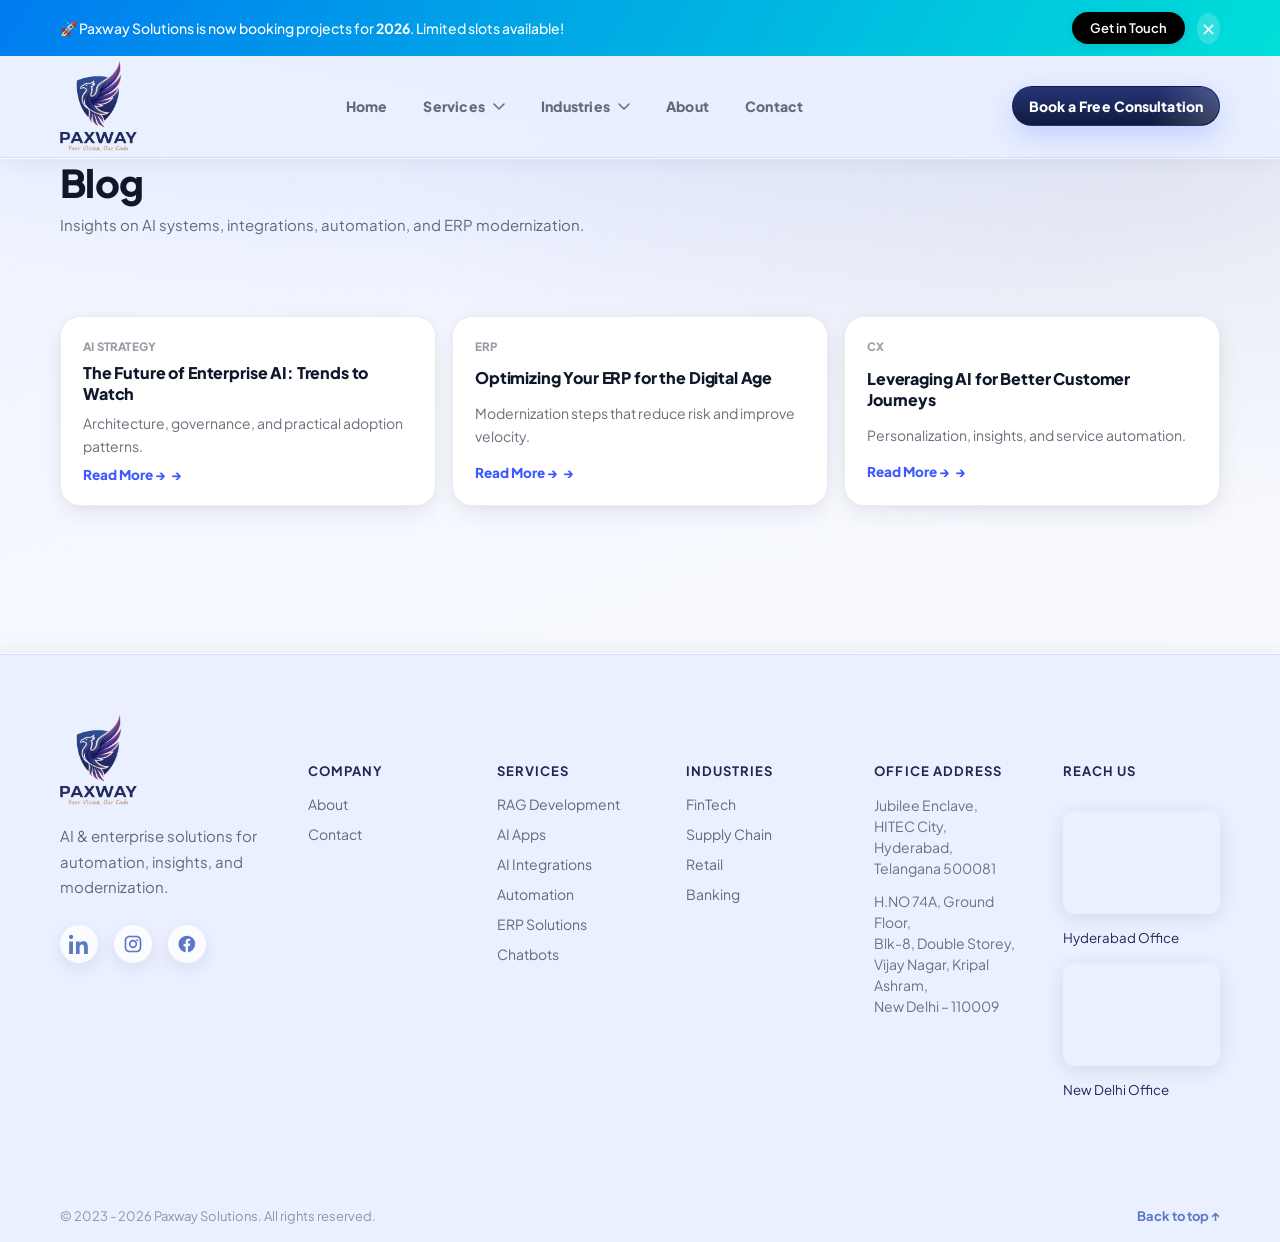
<file: blog.html>
<!doctype html>
<html lang="en">
<head>
  <meta charset="utf-8" />
  <meta name="viewport" content="width=device-width, initial-scale=1" />
  <title>Paxway — Blog</title>
  <meta name="description" content="Paxway blog: AI delivery, integrations, automation, and modernization." />

  <link rel="preconnect" href="https://fonts.googleapis.com">
  <link rel="preconnect" href="https://fonts.gstatic.com" crossorigin>
  <link href="https://fonts.googleapis.com/css2?family=Inter:wght@400;500;600;700;800&display=swap" rel="stylesheet">

  <link rel="stylesheet" href="/assets/css/styles.css" />
</head>
<body>
<div id="header-container"></div>

  <main>
    <section class="page-head">
      <div class="container">
        <h1 class="page-title">Blog</h1>
        <p class="page-subtitle">Insights on AI systems, integrations, automation, and ERP modernization.</p>
      </div>
    </section>

    <section class="section">
      <div class="container">
        <div class="grid-3">
          <article class="card blog-card">
            <p class="meta">AI Strategy</p>
            <h3 class="card-title">The Future of Enterprise AI: Trends to Watch</h3>
            <p class="card-text">Architecture, governance, and practical adoption patterns.</p>
            <a class="link" href="contact.html">Read More →</a>
          </article>

          <article class="card blog-card">
            <p class="meta">ERP</p>
            <h3 class="card-title">Optimizing Your ERP for the Digital Age</h3>
            <p class="card-text">Modernization steps that reduce risk and improve velocity.</p>
            <a class="link" href="contact.html">Read More →</a>
          </article>

          <article class="card blog-card">
            <p class="meta">CX</p>
            <h3 class="card-title">Leveraging AI for Better Customer Journeys</h3>
            <p class="card-text">Personalization, insights, and service automation.</p>
            <a class="link" href="contact.html">Read More →</a>
          </article>
        </div>
      </div>
    </section>
  </main>

<div id="footer-container"></div>

<!--  <script src="./assets/js/include.js"></script>-->
  <script src="./assets/js/main.js"></script>
</body>
</html>
</file>
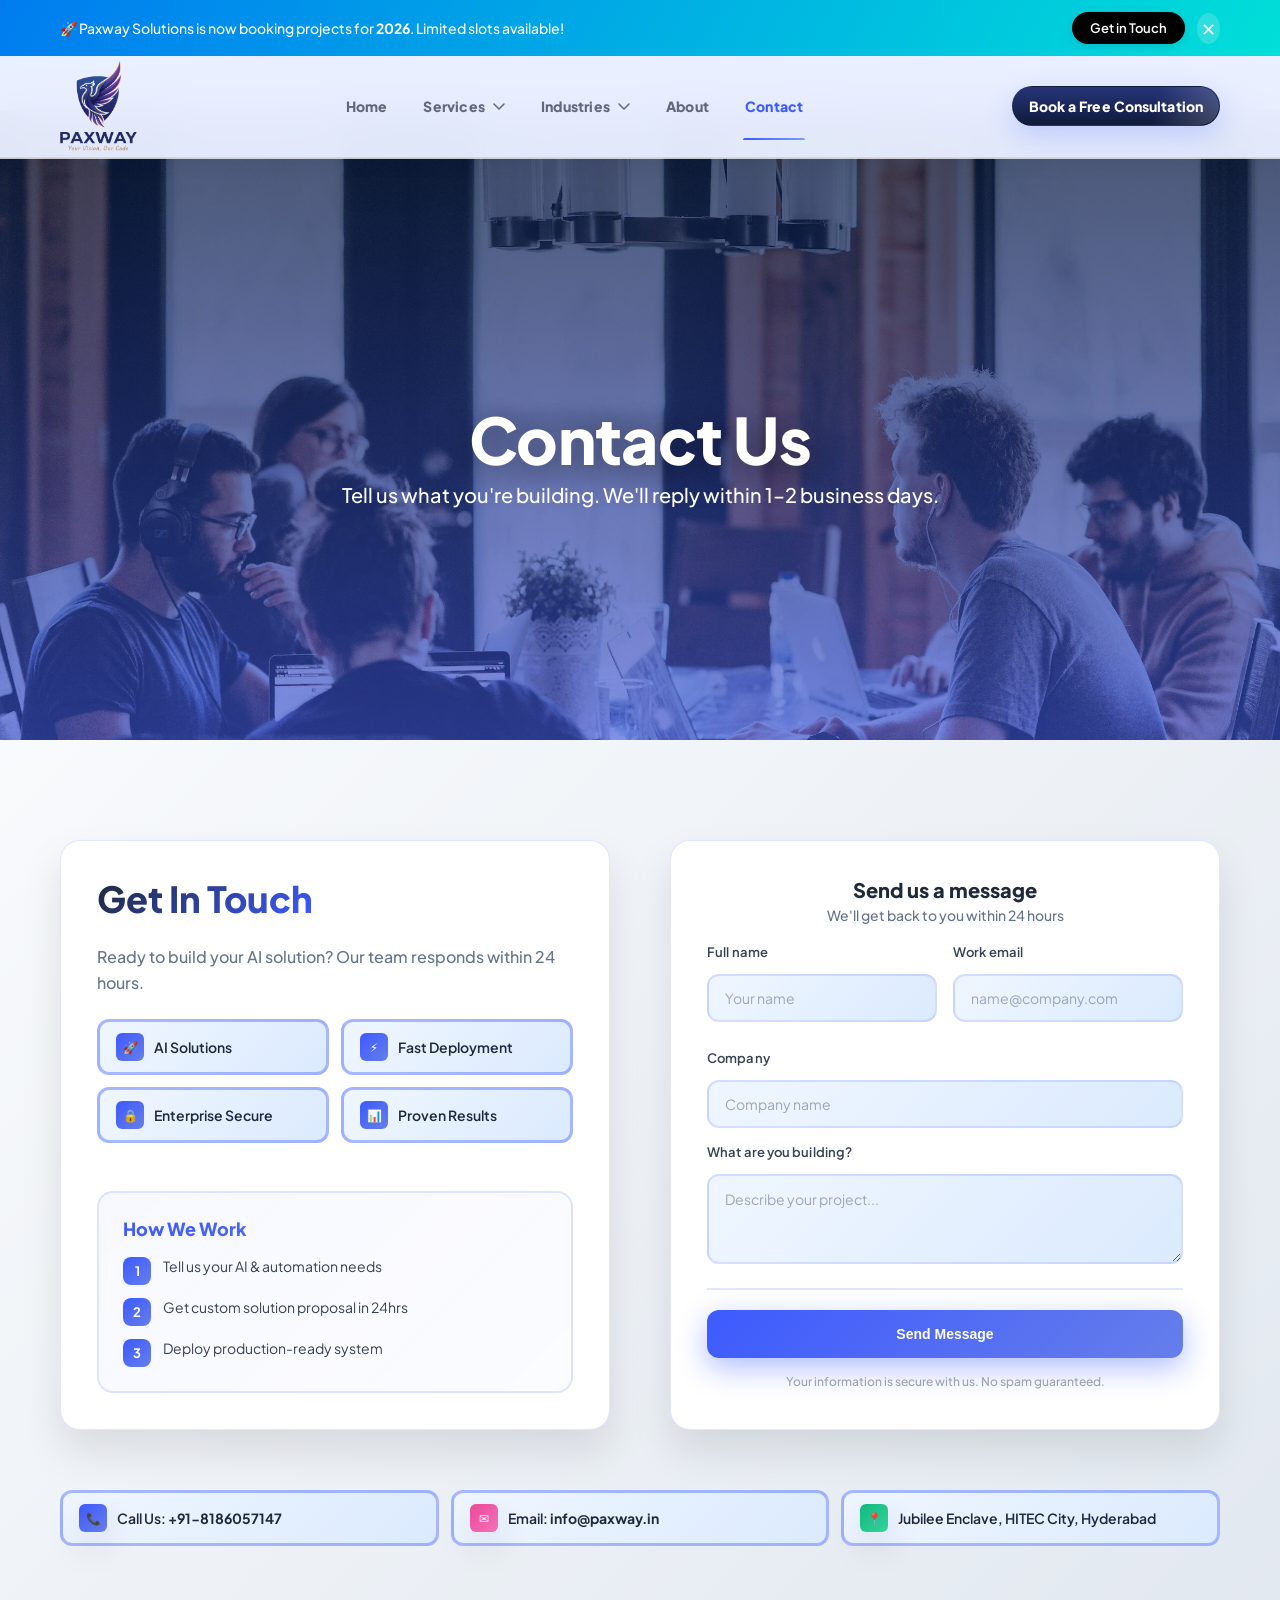
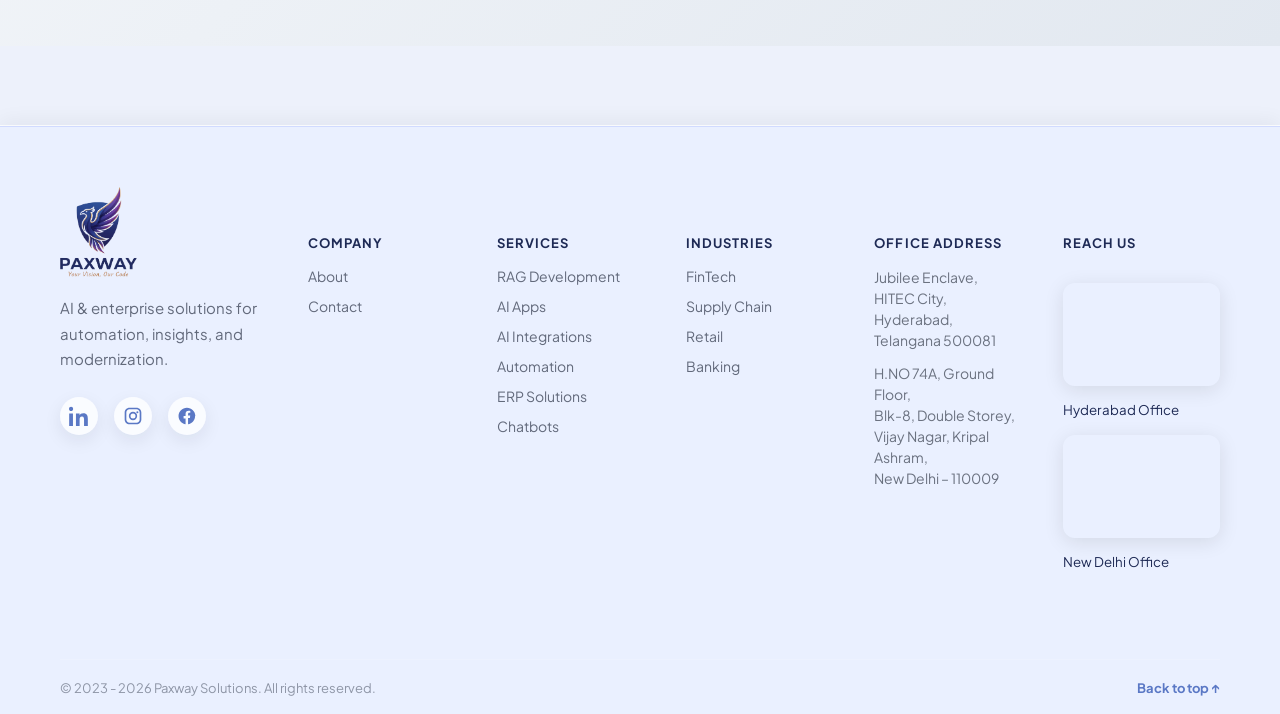
<file: contact.html>
<!doctype html>
<html lang="en">
<head>
  <meta charset="utf-8" />
  <meta name="viewport" content="width=device-width, initial-scale=1" />
  <title>Paxway — Contact</title>
  <meta name="description" content="Contact Paxway to discuss AI, automation, integrations, and ERP solutions." />

  <link rel="preconnect" href="https://fonts.googleapis.com">
  <link rel="preconnect" href="https://fonts.gstatic.com" crossorigin>
  <link href="https://fonts.googleapis.com/css2?family=Plus+Jakarta+Sans:wght@400;500;600;700;800;900&display=swap" rel="stylesheet">
  <link rel="stylesheet" href="assets/css/styles.css" />

  <style>
    /* Hero Section */
    .contact-hero {
      min-height: 70vh;
      padding: 140px 0 80px;
      background: linear-gradient(rgba(0,20,60,0.4), rgba(61,90,254,0.3)),
                  url("images/cont.jpg");
      background-size: cover;
      background-position: center;
      position: relative;
      text-align: center;
      color: white;
      display: flex;
      align-items: center;
    }

    .contact-hero::before {
      content: '';
      position: absolute;
      top: 0; left: 0; right: 0; bottom: 0;
      background: linear-gradient(rgba(0,20,60,0.4), rgba(61,90,254,0.3));
      z-index: 1;
    }

    .contact-hero .container { position: relative; z-index: 2; }

    /* Main Section */
    .contact-modern {
      padding: 100px 0;
      background: linear-gradient(135deg, #f8fafc 0%, #e2e8f0 100%);
    }

    .contact-grid {
      display: grid;
      grid-template-columns: 1fr 1fr;
      gap: 60px;
      align-items: stretch;
    }

    /* Left Section - WHITE */
    .contact-left {
      display: flex;
      flex-direction: column;
      gap: 24px;
      height: fit-content;
      background: white;
      padding: 36px;
      border-radius: 20px;
      border: 1px solid rgba(61,90,254,0.15);
      box-shadow: 0 20px 40px rgba(0,0,0,0.1);
    }

    .contact-main-title {
      font-size: 36px;
      font-weight: 800;
      background: linear-gradient(135deg, #1e293b 0%, #3d5afe 50%, #667eea 100%);
      -webkit-background-clip: text;
      -webkit-text-fill-color: transparent;
      background-clip: text;
      line-height: 1.2;
      margin: 0;
    }

    .contact-subtitle {
      color: #64748b;
      font-size: 16px;
      line-height: 1.6;
      font-weight: 500;
    }

    .contact-features {
      display: grid;
      grid-template-columns: repeat(2, 1fr);
      gap: 12px;
    }

    .feature-item {
      display: flex;
      align-items: center;
      gap: 10px;
      padding: 12px 16px;
      background: linear-gradient(135deg, #eff6ff 0%, #dbeafe 100%);
      border: 3px solid rgba(61,90,254,0.4);
      border-radius: 12px;
      font-weight: 600;
      color: #1e293b;
      font-size: 14px;
      transition: all 0.3s ease;
      height: 56px;
    }

    .feature-item:hover {
      transform: translateX(6px);
      box-shadow: 0 8px 24px rgba(61,90,254,0.3);
      border-color: rgba(61,90,254,0.6);
    }

    .feature-icon {
      width: 28px;
      height: 28px;
      background: linear-gradient(135deg, #3d5afe, #667eea);
      border-radius: 6px;
      display: flex;
      align-items: center;
      justify-content: center;
      color: white;
      font-weight: 700;
      font-size: 12px;
    }

    /* Process Section */
    .contact-process {
      margin-top: 24px;
      padding: 24px;
      background: linear-gradient(135deg, rgba(61,90,254,0.04) 0%, rgba(61,90,254,0.02) 100%);
      border: 2px solid rgba(61,90,254,0.15);
      border-radius: 16px;
    }

    .contact-process h4 {
      font-size: 18px;
      font-weight: 800;
      color: #1e293b;
      margin-bottom: 16px;
      background: linear-gradient(135deg, #3d5afe 0%, #667eea 100%);
      -webkit-background-clip: text;
      -webkit-text-fill-color: transparent;
      background-clip: text;
    }

    .process-steps {
      display: flex;
      flex-direction: column;
      gap: 12px;
    }

    .process-step {
      display: flex;
      align-items: flex-start;
      gap: 12px;
      font-size: 14px;
      color: #374151;
      line-height: 1.5;
    }

    .step-number {
      width: 28px;
      height: 28px;
      background: linear-gradient(135deg, #3d5afe, #667eea);
      color: white;
      border-radius: 8px;
      display: flex;
      align-items: center;
      justify-content: center;
      font-weight: 700;
      font-size: 13px;
      flex-shrink: 0;
      margin-top: 1px;
    }

    /* FORM - WHITE */
    .contact-form-container {
      background: white;
      padding: 36px;
      border-radius: 20px;
      border: 1px solid rgba(61,90,254,0.15);
      position: relative;
      display: flex;
      flex-direction: column;
      gap: 20px;
      box-shadow: 0 20px 40px rgba(0,0,0,0.1);
    }

    .form-header {
      text-align: center;
      margin-bottom: 0;
    }

    .form-header h3 {
      font-size: 20px;
      font-weight: 800;
      color: #1e293b;
      margin: 0 0 4px 0;
    }

    .form-header p {
      color: #64748b;
      font-size: 14px;
      margin: 0;
      font-weight: 500;
    }

    .form-input-row {
      display: flex;
      gap: 16px;
    }

    .form-fields {
      display: flex;
      flex-direction: column;
      gap: 16px;
      flex: 1;
    }

    .field {
      display: flex;
      flex-direction: column;
    }

    .field-half {
      flex: 1;
    }

    .field label {
      font-weight: 600;
      color: #374151;
      margin-bottom: 8px;
      font-size: 13px;
    }

    /* FORM INPUTS WITH GRADIENT BACKGROUND */
    .field input,
    .field textarea {
      width: 100%;
      padding: 14px 16px;
      border: 2px solid rgba(61,90,254,0.15);
      border-radius: 12px;
      font-size: 14px;
      transition: all 0.3s ease;
      font-family: inherit;
      background: linear-gradient(135deg, #eff6ff 0%, #dbeafe 100%);
      box-sizing: border-box;
      height: 48px;
    }

    .field textarea {
      height: 90px;
      resize: vertical;
      min-height: 90px;
    }

    .field input:focus,
    .field textarea:focus {
      outline: none;
      border-color: #3d5afe;
      background: linear-gradient(135deg, #eff6ff 0%, #dbeafe 100%);
      box-shadow:
        0 0 0 4px rgba(61,90,254,0.15),
        0 4px 12px rgba(61,90,254,0.2);
      transform: translateY(-1px);
    }

    .company-spacer {
      height: 12px;
    }

    .form-submit {
      display: flex;
      flex-direction: column;
      gap: 16px;
      margin-top: 24px;
      padding-top: 20px;
      border-top: 2px solid rgba(61,90,254,0.15);
    }

    .submit-btn {
      background: linear-gradient(135deg, #3d5afe 0%, #667eea 100%);
      color: white;
      padding: 16px 28px;
      border: none;
      border-radius: 12px;
      font-weight: 700;
      font-size: 14px;
      cursor: pointer;
      transition: all 0.3s ease;
      box-shadow: 0 10px 30px rgba(61,90,254,0.4);
    }

    .submit-btn:hover:not(:disabled) {
      transform: translateY(-2px);
      box-shadow: 0 20px 40px rgba(61,90,254,0.5);
    }

    .submit-btn:disabled {
      opacity: 0.7;
      cursor: not-allowed;
    }

    .fineprint {
      font-size: 12px;
      color: #9ca3af;
      text-align: center;
      margin: 0;
      font-weight: 500;
      line-height: 1.4;
    }

    .form-status {
      padding: 12px;
      border-radius: 10px;
      text-align: center;
      font-weight: 600;
      font-size: 13px;
      display: none;
    }

    .form-status.success {
      background: linear-gradient(135deg, #10b981, #34d399);
      color: white;
      border: 2px solid rgba(16, 185, 129, 0.3);
    }

    .form-status.error {
      background: linear-gradient(135deg, #ef4444, #f87171);
      color: white;
      border: 2px solid rgba(239, 68, 68, 0.3);
    }

    /* CONTACT CARDS - THICK GRADIENT BORDERS */
    .contact-info-grid {
      display: grid;
      grid-template-columns: repeat(auto-fit, minmax(300px, 1fr));
      gap: 12px;
      margin-top: 60px;
    }

    .contact-card {
      display: flex;
      align-items: center;
      gap: 10px;
      padding: 12px 16px;
      background: linear-gradient(135deg, #eff6ff 0%, #dbeafe 100%);
      border: 3px solid rgba(61,90,254,0.4);
      border-radius: 12px;
      font-weight: 600;
      color: #1e293b;
      font-size: 14px;
      transition: all 0.3s ease;
      height: 56px;
    }

    .contact-card:hover {
      transform: translateX(6px);
      box-shadow: 0 8px 24px rgba(61,90,254,0.3);
      border-color: rgba(61,90,254,0.6);
    }

    .info-icon {
      width: 28px;
      height: 28px;
      border-radius: 6px;
      display: flex;
      align-items: center;
      justify-content: center;
      font-size: 12px;
      font-weight: 700;
      color: white;
      flex-shrink: 0;
    }

    .info-icon.blue {
      background: linear-gradient(135deg, #3d5afe, #667eea);
    }
    .info-icon.green {
      background: linear-gradient(135deg, #10b981, #34d399);
    }
    .info-icon.pink {
      background: linear-gradient(135deg, #ec4899, #f472b6);
    }

    .contact-card span {
      margin: 0;
      font-size: 14px;
      font-weight: 600;
      color: #1e293b;
      line-height: 1.3;
    }

    .contact-card a {
      color: #1e293b !important;
      font-weight: 700;
      text-decoration: none;
    }

    .contact-card a:hover {
      text-decoration: underline;
    }

    /* Responsive */
    @media (max-width: 900px) {
      .contact-grid { grid-template-columns: 1fr; gap: 50px; }
      .contact-hero { min-height: 75vh; padding: 100px 0 60px; }
      .contact-modern { padding: 80px 0; }
      .contact-form-container, .contact-left { padding: 28px 20px; }
      .contact-features { grid-template-columns: 1fr; }
      .contact-main-title { font-size: 32px; }
      .form-input-row { flex-direction: column; gap: 0; }
      .contact-info-grid { grid-template-columns: repeat(2, 1fr); gap: 12px; }
    }

    @media (max-width: 600px) {
      .container { padding: 0 20px; }
      .contact-info-grid { grid-template-columns: 1fr; }
      .contact-main-title { font-size: 28px; }
    }
  </style>
</head>
<body>
<div id="header-container"></div>

<main>
  <!-- Hero Section -->
  <section class="contact-hero">
    <div class="container">
      <h1 class="page-title" style="font-size: 4rem; font-weight: 900; text-shadow: 0 8px 32px rgba(0,0,0,0.5);">Contact Us</h1>
      <p style="font-size: 20px; max-width: 650px; margin: 0 auto; line-height: 1.6; font-weight: 500;">Tell us what you're building. We'll reply within 1–2 business days.</p>
    </div>
  </section>

  <!-- Modern Contact Section -->
  <section class="contact-modern">
    <div class="container">
      <div class="contact-grid">
        <!-- Get In Touch - WHITE -->
        <div class="contact-left">
          <h1 class="contact-main-title">Get In Touch</h1>
          <p class="contact-subtitle">Ready to build your AI solution? Our team responds within 24 hours.</p>

          <div class="contact-features">
            <div class="feature-item">
              <div class="feature-icon">🚀</div>
              <span>AI Solutions</span>
            </div>
            <div class="feature-item">
              <div class="feature-icon">⚡</div>
              <span>Fast Deployment</span>
            </div>
            <div class="feature-item">
              <div class="feature-icon">🔒</div>
              <span>Enterprise Secure</span>
            </div>
            <div class="feature-item">
              <div class="feature-icon">📊</div>
              <span>Proven Results</span>
            </div>
          </div>

          <div class="contact-process">
            <h4>How We Work</h4>
            <div class="process-steps">
              <div class="process-step">
                <div class="step-number">1</div>
                <span>Tell us your AI & automation needs</span>
              </div>
              <div class="process-step">
                <div class="step-number">2</div>
                <span>Get custom solution proposal in 24hrs</span>
              </div>
              <div class="process-step">
                <div class="step-number">3</div>
                <span>Deploy production-ready system</span>
              </div>
            </div>
          </div>
        </div>

        <!-- FORM - WHITE WITH GRADIENT INPUT BACKGROUNDS -->
        <div class="contact-form-container">
          <div class="form-header">
            <h3>Send us a message</h3>
            <p>We'll get back to you within 24 hours</p>
          </div>

          <form id="contactForm" action="https://formspree.io/f/xqeddlbd" method="POST">
            <input type="hidden" name="_subject" value="New Paxway Contact Request">
            <input type="hidden" name="_captcha" value="false">

            <div class="form-input-row">
              <div class="field field-half">
                <label for="name">Full name</label>
                <input id="name" name="name" type="text" placeholder="Your name" required />
              </div>
              <div class="field field-half">
                <label for="email">Work email</label>
                <input id="email" name="email" type="email" placeholder="name@company.com" required />
              </div>
            </div>

            <div class="form-fields">
              <div class="company-spacer"></div>
              <div class="field">
                <label for="company">Company</label>
                <input id="company" name="company" type="text" placeholder="Company name" />
              </div>

              <div class="field">
                <label for="message">What are you building?</label>
                <textarea id="message" name="message" placeholder="Describe your project..." required></textarea>
              </div>
            </div>

            <div class="form-submit">
              <button class="submit-btn" type="submit" id="submitBtn">
                Send Message
              </button>
              <p class="fineprint">Your information is secure with us. No spam guaranteed.</p>
              <p class="form-status" id="formStatus" aria-live="polite"></p>
            </div>
          </form>
        </div>
      </div>

      <!-- CONTACT CARDS -->
      <div class="contact-info-grid">
        <div class="contact-card">
          <div class="info-icon blue">📞</div>
          <span>Call Us: <a href="tel:+918186057147">+91-8186057147</a></span>
        </div>

        <div class="contact-card">
          <div class="info-icon pink">✉️</div>
          <span>Email: <a href="mailto:info@paxway.in">info@paxway.in</a></span>
        </div>

        <div class="contact-card">
          <div class="info-icon green">📍</div>
          <span>Jubilee Enclave, HITEC City, Hyderabad</span>
        </div>
      </div>
    </div>
  </section>
</main>

<div id="footer-container"></div>

<script src="./assets/js/main.js"></script>
<script>
  document.getElementById('contactForm').addEventListener('submit', function(e) {
    const btn = document.getElementById('submitBtn');
    const status = document.getElementById('formStatus');

    btn.textContent = 'Sending...';
    btn.disabled = true;
    status.style.display = 'none';

    setTimeout(() => {
      status.textContent = '✅ Message sent successfully!';
      status.className = 'form-status success';
      status.style.display = 'block';
      btn.textContent = 'Sent!';
    }, 1500);
  });
</script>
</body>
</html>
</file>
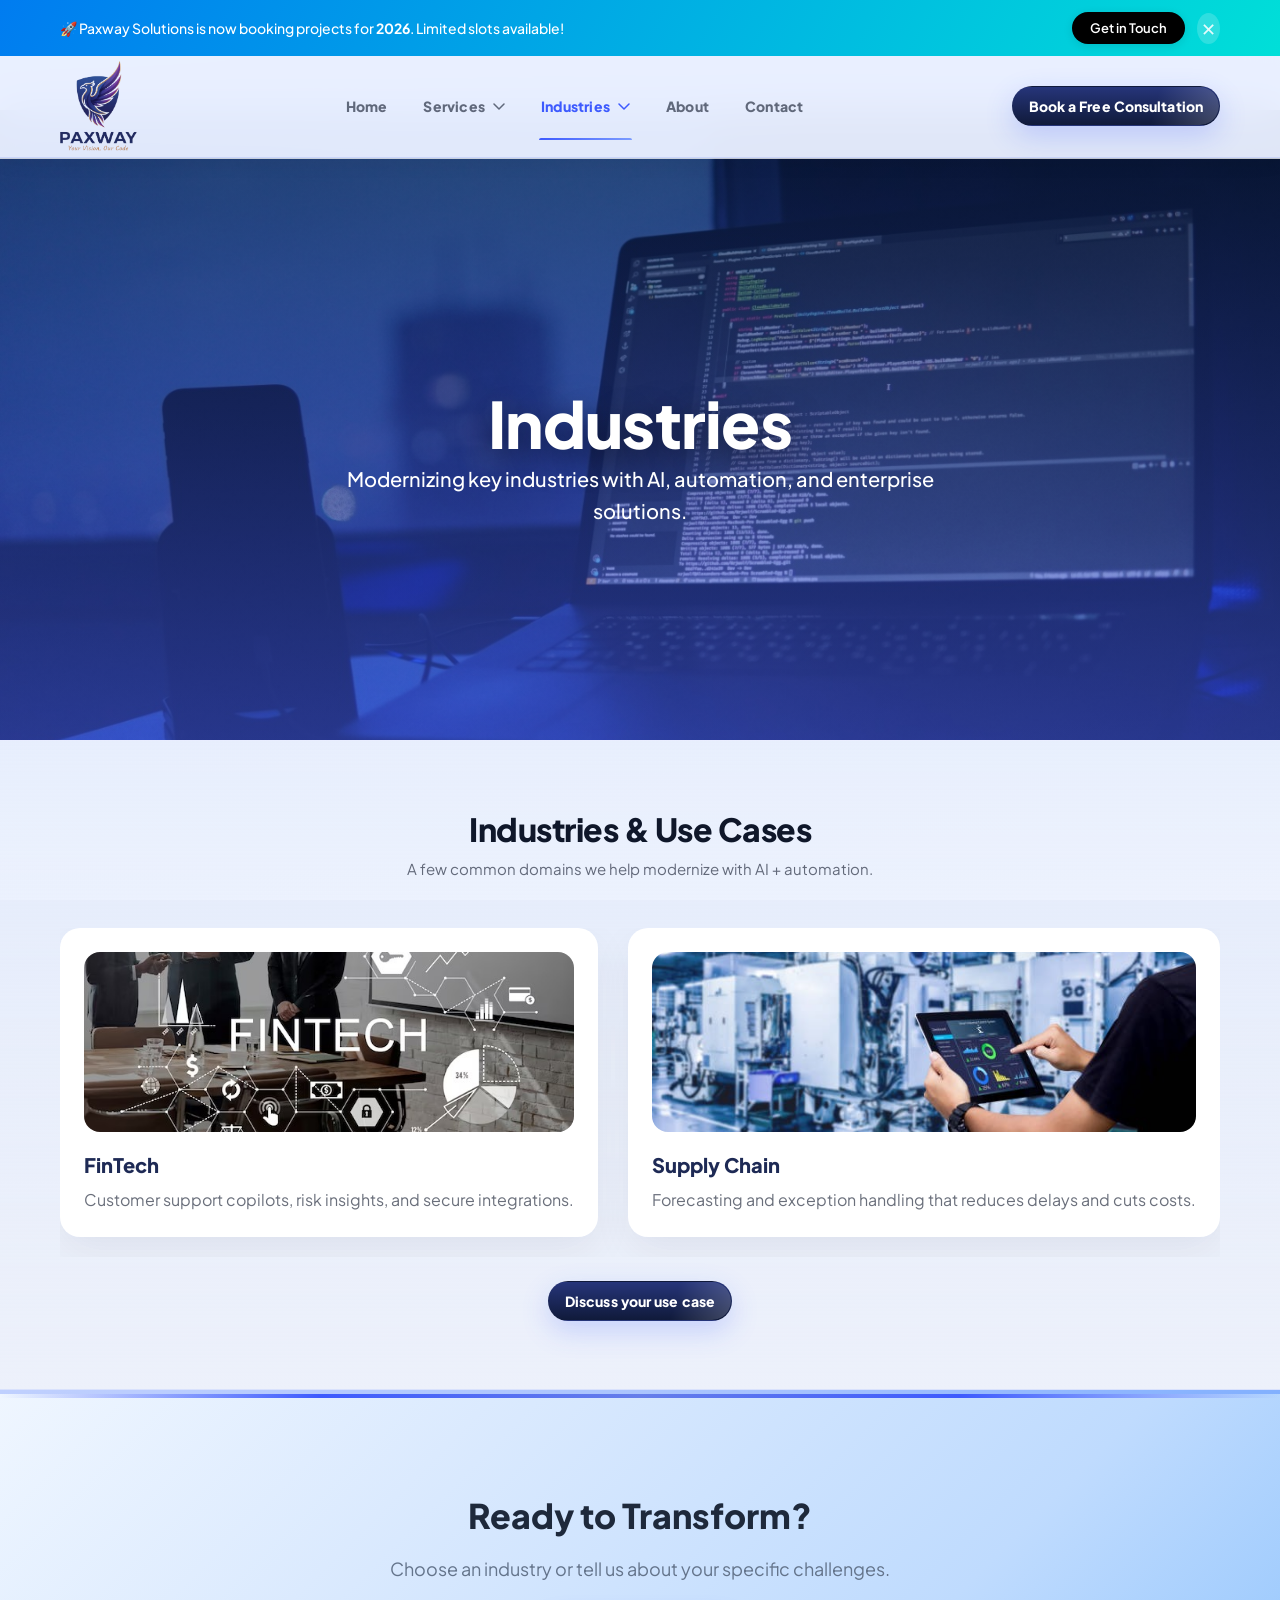
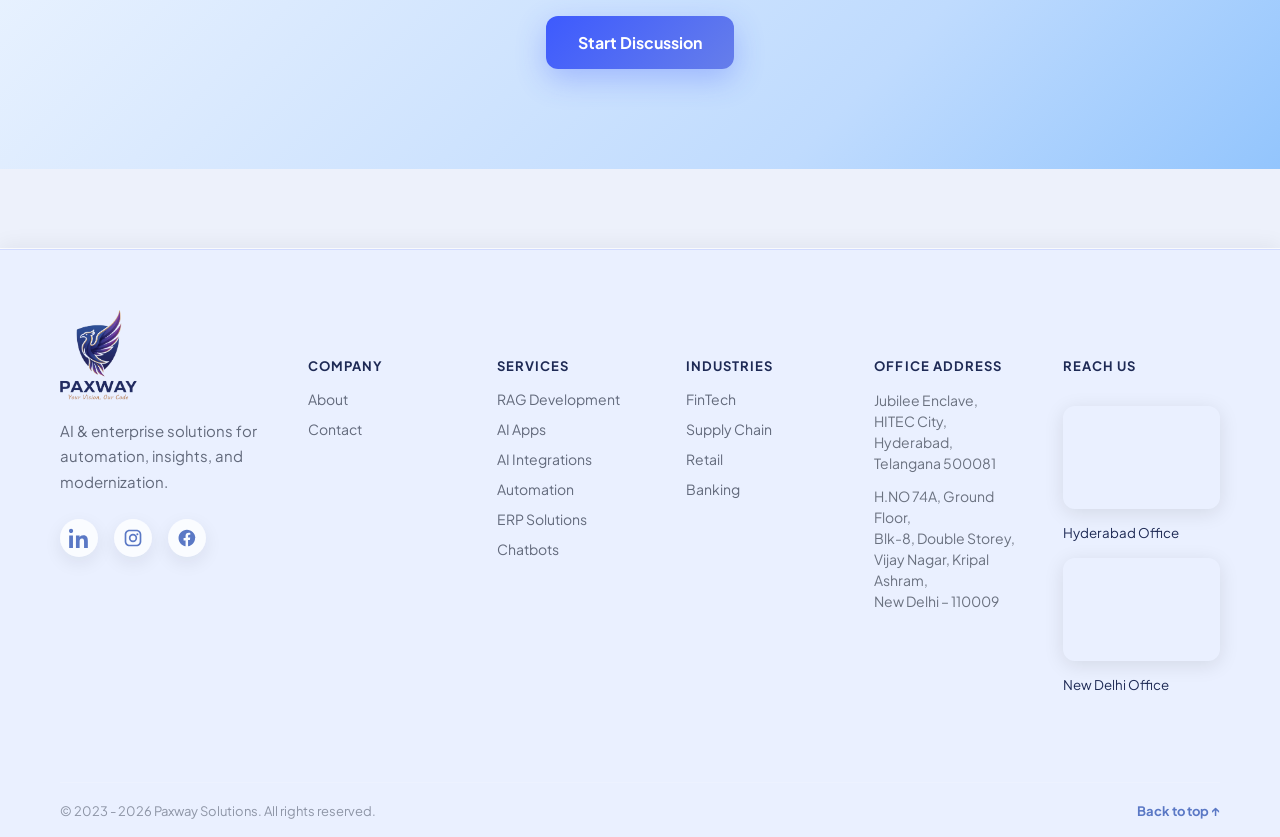
<file: industries.html>
<!doctype html>
<html lang="en">
<head>
  <meta charset="utf-8" />
  <meta name="viewport" content="width=device-width, initial-scale=1" />
  <title>Paxway — Industries</title>
  <link rel="stylesheet" href="assets/css/styles.css" />
  <link href="https://fonts.googleapis.com/css2?family=Plus+Jakarta+Sans:wght@400;600;800;900&display=swap" rel="stylesheet">

  <style>
    .industries-hero {
      min-height: 70vh;
      padding: 140px 0 80px;
      background: linear-gradient(rgba(0,20,60,0.4), rgba(61,90,254,0.3)),
                  url("images/industr.jpg");
      background-size: cover;
      background-position: center;
      position: relative;
      text-align: center;
      color: white;
      display: flex;
      align-items: center;
    }

    .industries-hero::before {
      content: '';
      position: absolute;
      top: 0; left: 0; right: 0; bottom: 0;
      background: linear-gradient(rgba(0,20,60,0.4), rgba(61,90,254,0.3));
      z-index: 1;
    }

    .industries-hero .container { position: relative; z-index: 2; }

    .industries-cta {
      padding: 100px 0;
      text-align: center;
      background: linear-gradient(135deg, #eff6ff 0%, #dbeafe 30%, #bfdbfe 70%, #93c5fd 100%);
      border-top: 4px solid rgba(61,90,254,0.2);
      position: relative;
      overflow: hidden;
    }

    .industries-cta::before {
      content: '';
      position: absolute;
      top: 0;
      left: 0;
      right: 0;
      height: 4px;
      background: linear-gradient(90deg, transparent, #3d5afe, #667eea, #3d5afe, transparent);
      z-index: 1;
    }

    .industries-cta .container {
      position: relative;
      z-index: 2;
    }

    .industry-card {
      transition: all 0.3s ease;
      cursor: pointer;
      text-decoration: none;
      display: block;
      color: inherit;
      position: relative;
      overflow: hidden;
    }

    .industry-card::before {
      content: '';
      position: absolute;
      top: 0;
      left: -100%;
      width: 100%;
      height: 4px;
      background: linear-gradient(90deg, transparent, #3d5afe, #667eea, #3d5afe, transparent);
      transition: left 0.4s ease;
      z-index: 2;
    }

    .industry-card:hover::before {
      left: 0;
    }

    .industry-card:hover {
      box-shadow: 0 25px 50px rgba(61,90,254,0.25);
      transform: translateY(-8px) scale(1.02);
    }

    .industry-card .industry-image img {
      transition: transform 0.4s ease;
    }
   


    .industry-card:hover .industry-image img {
      transform: scale(1.05);
    }
  </style>
</head>
<body>
<div id="header-container"></div>

<main>
  <section class="industries-hero">
    <div class="container">
      <h1 class="page-title" style="font-size: 4rem; font-weight: 900; text-shadow: 0 8px 32px rgba(0,0,0,0.5);">Industries</h1>
      <p style="font-size: 20px; max-width: 650px; margin: 0 auto; line-height: 1.6; font-weight: 500;">Modernizing key industries with AI, automation, and enterprise solutions.</p>
    </div>
  </section>

  <section class="section section-alt industries-scroll-section">
    <div class="container">

      <div class="section-head">
        <h2 class="section-title">Industries & Use Cases</h2>
        <p class="section-subtitle">A few common domains we help modernize with AI + automation.</p>
      </div>

      <div class="industries-scroll">
        <div class="industries-track">

          <a href="industry-fintech.html" class="industry-card">
            <article>
              <div class="industry-image">
                <img src="images/i1.jpeg" alt="FinTech Industry">
              </div>
              <h3>FinTech</h3>
              <p>Customer support copilots, risk insights, and secure integrations.</p>
            </article>
          </a>
          
           

          <a href="industry-supply-chain.html" class="industry-card">
            <article>
              <div class="industry-image">
                <img src="images/i3.jpeg" alt="Manufacturing Industry">
              </div>
              <h3>Supply Chain</h3>
              <p>Forecasting and exception handling that reduces delays and cuts costs.</p>
            </article>
          </a>

          <a href="industry-retail.html" class="industry-card">
            <article>
              <div class="industry-image">
                <img src="images/i4.jpeg" alt="Logistics Industry">
              </div>
              <h3>Retail</h3>
              <p>Personalization engines, purchase insights, and operational efficiency.</p>
            </article>
          </a>
          <!-- BANKING CARD -->
          <a href="industry-banking.html" class="industry-card">
            <article>
              <div class="industry-image">
                <img src="images/i5.jpeg" alt="Banking Industry">
              </div>
              <h3>Banking</h3>
              <p>Intelligent automation, compliance workflows, and AI-driven customer experiences for modern banks.</p>
            </article>
          </a>

        </div>
      </div>

      <div class="section-actions">
        <a class="btn btn-primary btn-md" href="contact.html">Discuss your use case</a>
      </div>

    </div>
  </section>

  <section class="industries-cta">
    <div class="container">
      <h2 style="font-size: 34px; font-weight: 800; color: #1e293b; margin-bottom: 20px;">Ready to Transform?</h2>
      <p style="font-size: 18px; color: #64748b; margin-bottom: 36px; max-width: 600px; margin-left: auto; margin-right: auto;">
        Choose an industry or tell us about your specific challenges.
      </p>
      <div style="display: flex; gap: 20px; justify-content: center; flex-wrap: wrap;">
        <a style="background: linear-gradient(135deg, #3d5afe 0%, #667eea 100%); color: white; padding: 16px 32px; border-radius: 12px; text-decoration: none; font-weight: 700; font-size: 16px; box-shadow: 0 10px 30px rgba(61,90,254,0.3);" href="contact.html">
          Start Discussion
        </a>
      </div>
    </div>
  </section>

</main>

<div id="footer-container"></div>
<script src="./assets/js/main.js"></script>
</body>
</html>
</file>
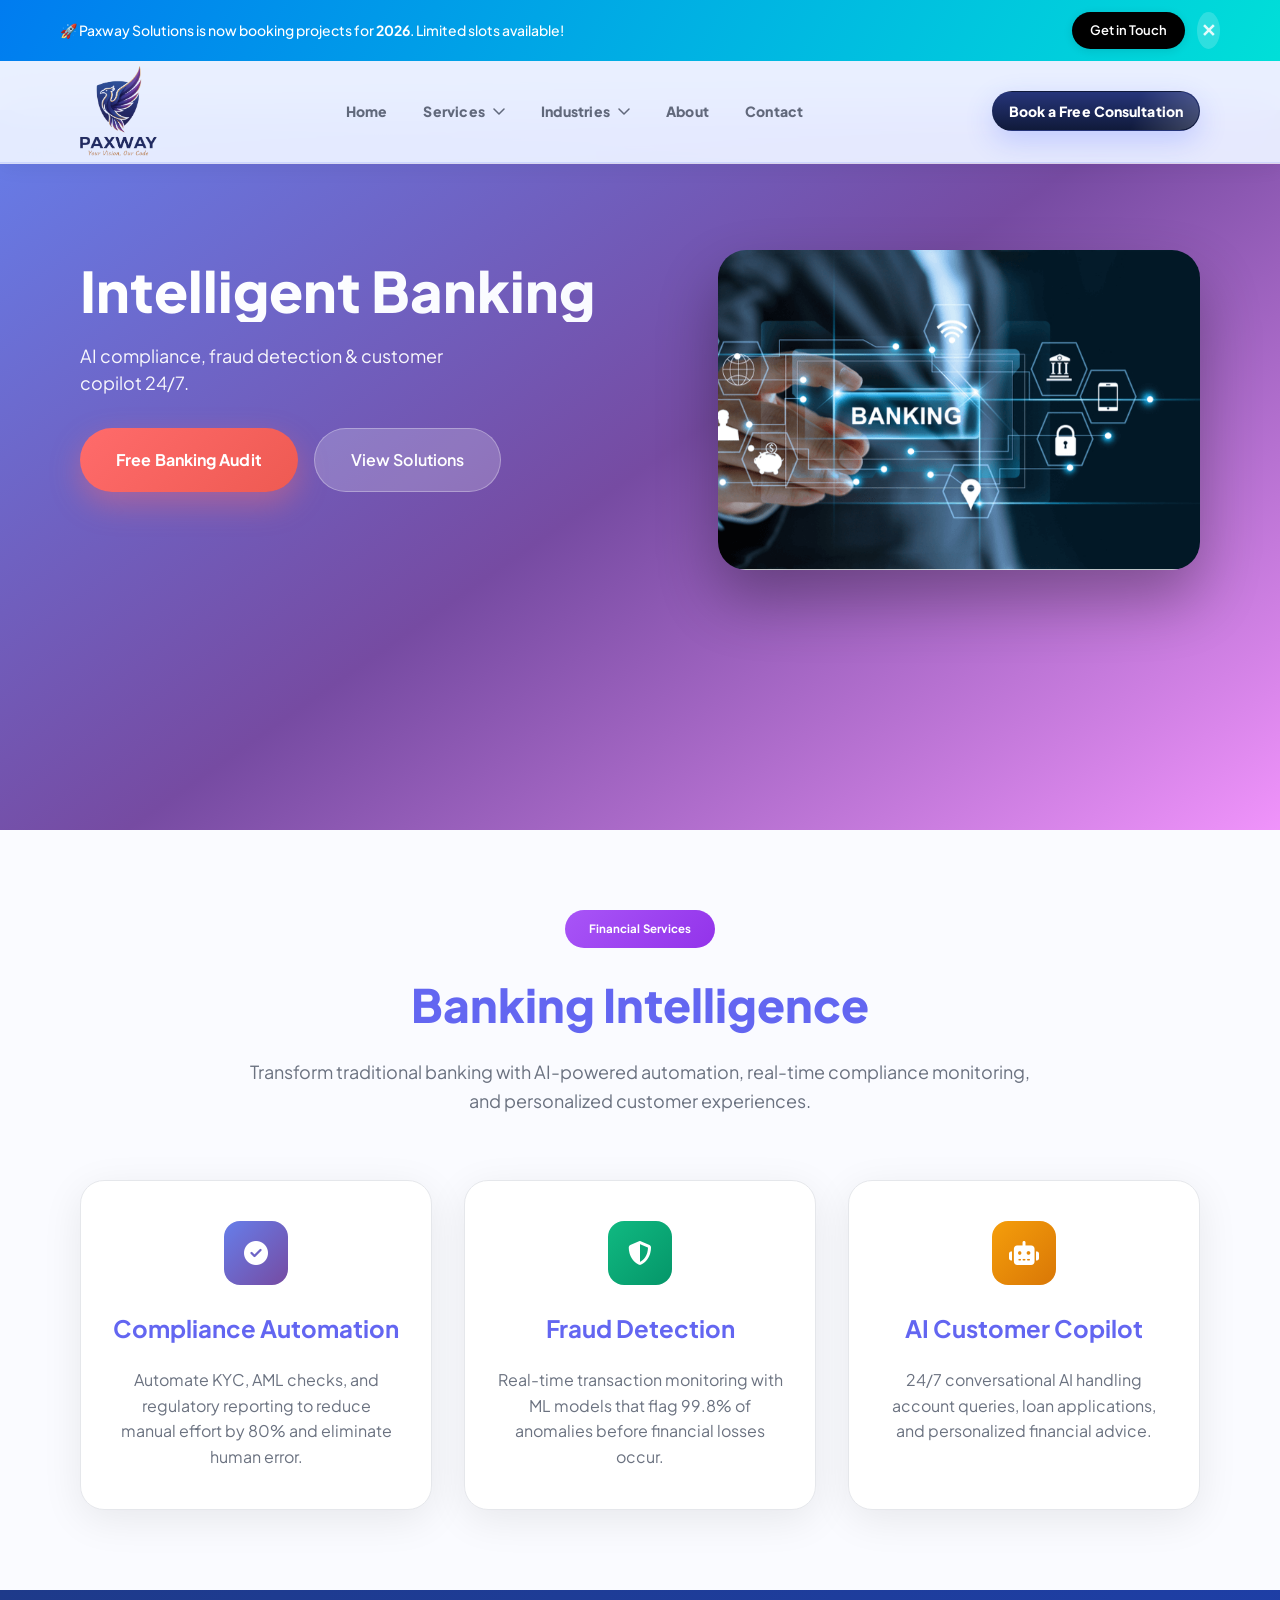
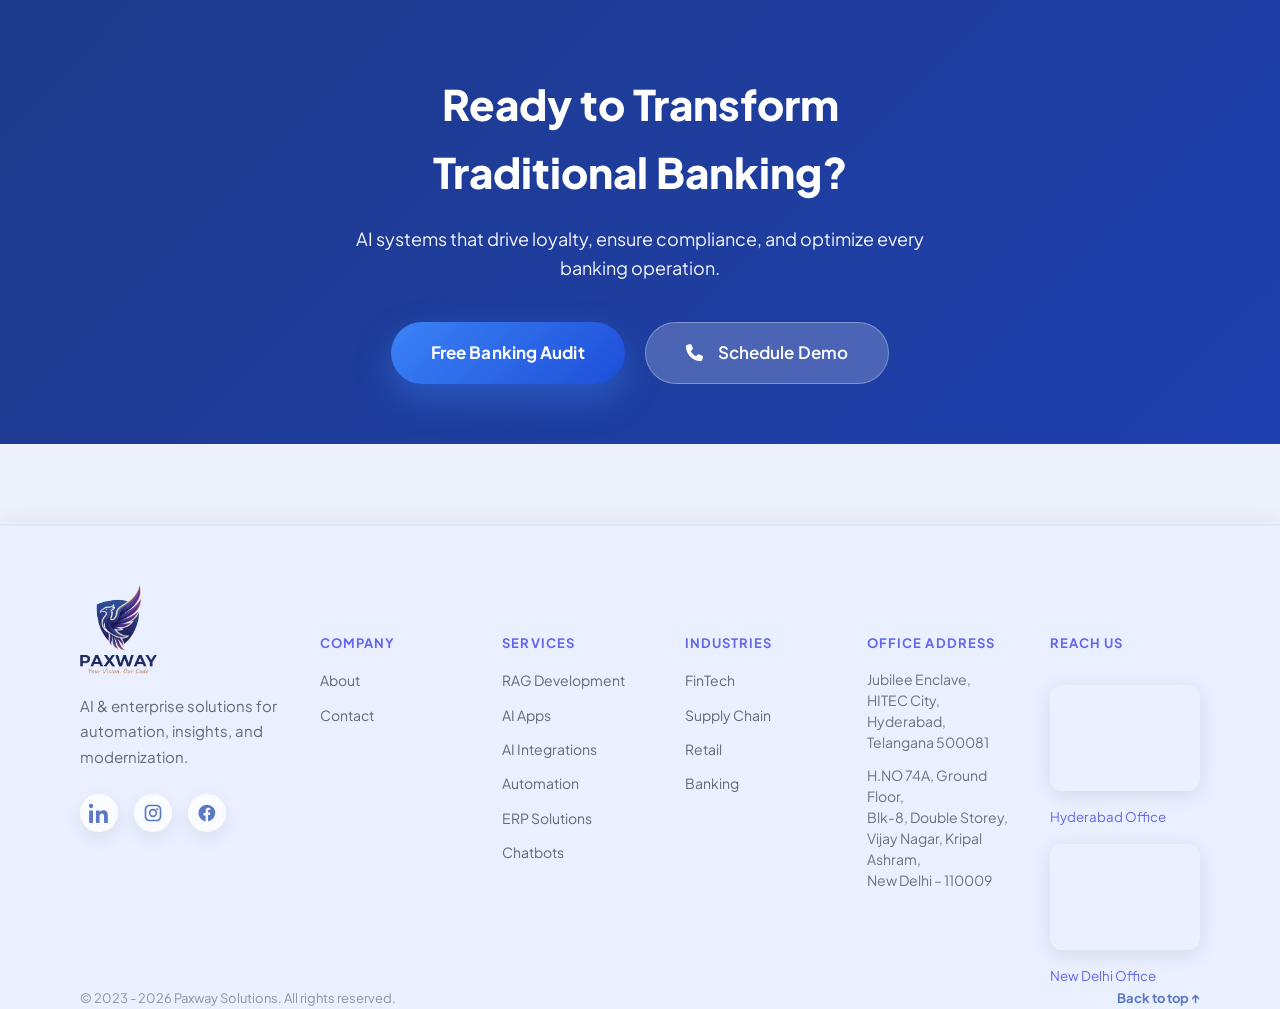
<file: industry-banking.html>
<!doctype html>
<html lang="en">
<head>
    <meta charset="utf-8"/>
    <meta name="viewport" content="width=device-width, initial-scale=1"/>
    <title>Banking AI Solutions — Paxway</title>
    <link rel="stylesheet" href="assets/css/styles.css">
    <link href="https://fonts.googleapis.com/css2?family=Plus+Jakarta+Sans:wght@300;400;500;600;700;800&display=swap" rel="stylesheet">
    <link rel="stylesheet" href="https://cdnjs.cloudflare.com/ajax/libs/font-awesome/6.4.0/css/all.min.css">
    <style>
        :root {
          --primary: #6366f1;
          --accent: #8b5cf6;
          --text-secondary: #6b7280;
          --border-light: #e5e7eb;
        }

        * { margin: 0; padding: 0; box-sizing: border-box; }
        body { font-family: 'Plus Jakarta Sans', sans-serif; line-height: 1.6; color: #1f2937; }
        .container { max-width: 1200px; margin: 0 auto; padding: 0 20px; }
        .btn {
          transition: all 0.3s cubic-bezier(0.25,0.46,0.45,0.94);
          display: inline-flex; align-items: center; justify-content: center;
          text-decoration: none;
        }
        .btn:hover { transform: translateY(-2px); box-shadow: 0 20px 40px rgba(0,0,0,0.3); }
    </style>
</head>
<body>
<div id="header-container"></div>

<main>
    <!-- 80vh HERO - ULTRA TIGHT 2-LINE PARAGRAPH (MATCHING BUSINESS AUTOMATION STYLE) -->
    <section class="hero" style="min-height: 80vh; padding: 140px 0 60px; background: linear-gradient(145deg, #667eea 0%, #764ba2 50%, #f093fb 100%); position:relative; overflow:hidden;">
        <div class="container" style="position:relative; z-index:2;">
            <!-- HERO STACK - MOBILE FIRST (IMAGE TOP) - NO BREADCRUMB -->
            <div class="hero-stack">
                <!-- IMAGE FIRST (MOBILE/TABLET) -->
                <div class="hero-image-section">
                    <div class="service-image-container">
                        <img src="images/i5.jpeg" alt="Banking AI" class="service-image">
                    </div>
                </div>

                <!-- ULTRA TIGHT CONTENT - 2 LINE PARAGRAPH (MATCHING BUSINESS AUTOMATION) -->
                <div class="hero-content-section">
                    <h1 style="margin:8px 0 12px 0; font-size:clamp(40px, 5.5vw, 56px); font-weight:800; background:linear-gradient(135deg, #ffffff 0%, #f8faff 100%); -webkit-background-clip:text; -webkit-text-fill-color:transparent; line-height:1.15;">Intelligent Banking</h1>

                    <p class="hero-description" style="font-size:18px; line-height:1.5; color:rgba(255,255,255,0.95); margin-bottom:24px; max-width:420px;">
                        AI compliance, fraud detection & customer copilot 24/7.
                    </p>

                    <!-- BUTTONS (MATCHING BUSINESS AUTOMATION) -->
                    <div class="hero-buttons">
                        <a href="contact.html" class="btn primary-btn" style="background:linear-gradient(135deg, #ff6b6b, #ee5a52); color:white; padding:18px 36px; font-size:16px; font-weight:700; border-radius:50px; border:none; box-shadow:0 12px 30px rgba(255,107,107,0.4);">Free Banking Audit</a>
                        <a href="#offers" class="btn secondary-btn" style="background:rgba(255,255,255,0.2); color:white; padding:18px 36px; font-size:16px; font-weight:600; border:1px solid rgba(255,255,255,0.3); border-radius:50px;">View Solutions</a>
                    </div>
                </div>
            </div>
        </div>
    </section>

    <!-- BANKING SOLUTIONS - TOP LINE ANIMATION (MATCHING BUSINESS AUTOMATION) -->
    <section id="offers" style="padding:80px 0; background:#fafbff;">
        <div class="container">
            <div class="section-header" style="text-align:center; max-width:800px; margin:0 auto 64px auto;">
                <span class="badge" style="background:linear-gradient(135deg, #a855f7, #9333ea); color:white; padding:10px 24px; border-radius:50px; font-weight:700;">Financial Services</span>
                <h2 style="font-size:clamp(34px, 4.5vw, 46px); font-weight:800; margin:20px 0 16px 0; color:var(--primary);">Banking Intelligence</h2>
                <p style="font-size:18px; color:var(--text-secondary);">Transform traditional banking with AI-powered automation, real-time compliance monitoring, and personalized customer experiences.</p>
            </div>

            <div class="usp-grid">
                <div class="usp-card">
                    <div class="offer-icon" style="width:64px; height:64px; background:linear-gradient(135deg, #667eea, #764ba2); border-radius:16px; display:flex; align-items:center; justify-content:center; margin:0 auto 24px;">
                        <i class="fas fa-check-circle" style="color:white; font-size:24px;"></i>
                    </div>
                    <h3 class="usp-title">Compliance Automation</h3>
                    <p>Automate KYC, AML checks, and regulatory reporting to reduce manual effort by 80% and eliminate human error.</p>
                </div>

                <div class="usp-card">
                    <div class="offer-icon" style="width:64px; height:64px; background:linear-gradient(135deg, #10b981, #059669); border-radius:16px; display:flex; align-items:center; justify-content:center; margin:0 auto 24px;">
                        <i class="fas fa-shield-alt" style="color:white; font-size:24px;"></i>
                    </div>
                    <h3 class="usp-title">Fraud Detection</h3>
                    <p>Real-time transaction monitoring with ML models that flag 99.8% of anomalies before financial losses occur.</p>
                </div>

                <div class="usp-card">
                    <div class="offer-icon" style="width:64px; height:64px; background:linear-gradient(135deg, #f59e0b, #d97706); border-radius:16px; display:flex; align-items:center; justify-content:center; margin:0 auto 24px;">
                        <i class="fas fa-robot" style="color:white; font-size:24px;"></i>
                    </div>
                    <h3 class="usp-title">AI Customer Copilot</h3>
                    <p>24/7 conversational AI handling account queries, loan applications, and personalized financial advice.</p>
                </div>
            </div>
        </div>
    </section>

    <!-- CTA SECTION (MATCHING BUSINESS AUTOMATION) -->
    <section class="cta-section" style="padding:80px 0 60px 0; background:linear-gradient(135deg, #1e3a8a 0%, #1e40af 100%); color:white; text-align:center;">
        <div class="container">
            <div class="cta-content" style="max-width:600px; margin:0 auto;">
                <h2 style="font-size:clamp(32px, 4vw, 42px); font-weight:800; margin:0 0 20px 0;">Ready to Transform Traditional Banking?</h2>
                <p style="font-size:18px; margin:0 0 40px 0; opacity:0.95;">AI systems that drive loyalty, ensure compliance, and optimize every banking operation.</p>
                <div class="cta-buttons" style="display:flex; gap:20px; justify-content:center; flex-wrap:wrap;">
                    <a href="contact.html" class="btn primary-btn" style="background:linear-gradient(135deg, #3b82f6, #1d4ed8); color:white; padding:16px 40px; font-size:17px; font-weight:700; border-radius:50px; border:none; box-shadow:0 15px 35px rgba(59,130,246,0.4);">
                        Free Banking Audit
                    </a>
                    <a href="tel:+1234567890" class="btn secondary-btn" style="background:rgba(255,255,255,0.2); color:white; padding:16px 40px; font-size:17px; font-weight:600; border:1px solid rgba(255,255,255,0.3); border-radius:50px;">
                        <i class="fas fa-phone" style="margin-right:8px;"></i>Schedule Demo
                    </a>
                </div>
            </div>
        </div>
    </section>
</main>

<div id="footer-container"></div>
<script src="assets/js/include.js"></script>
<script src="assets/js/main.js"></script>

<!-- EXACT SAME STYLES AS BUSINESS AUTOMATION PAGE -->
<style>
    /* HERO IMAGE */
    .service-image-container {
      width: 100%; height: 320px; line-height: 0; border-radius: 28px;
      overflow: hidden; box-shadow: 0 30px 60px rgba(0,0,0,0.3);
    }
    .service-image {
      width: 100%; height: 100%; object-fit: cover; object-position: center;
      transition: transform 0.3s ease;
    }
    .service-image:hover { transform: scale(1.02); }

    /* HERO STACK - ULTRA TIGHT SPACING (MATCHING BUSINESS AUTOMATION) */
    .hero-stack { display: flex; flex-direction: column; gap: 24px; }
    .hero-content-section {
      display: flex;
      flex-direction: column;
      gap: 8px;
      text-align: center;
    }
    .hero-description {
      margin: 0 auto;
      max-width: 420px;
    }
    .hero-buttons {
      display: flex;
      gap: 16px;
      flex-wrap: wrap;
      justify-content: center;
    }

    /* USP CARDS - TOP LINE ANIMATION ONLY + ORIGINAL ICONS (MATCHING BUSINESS AUTOMATION) */
    .usp-grid {
      display: grid;
      grid-template-columns: repeat(3, 1fr);
      gap: 32px;
      max-width: 1400px;
      margin: 0 auto;
    }

    .usp-card {
      padding: 40px 32px;
      background: white;
      border-radius: 24px;
      border: 1px solid var(--border-light);
      box-shadow: 0 10px 40px rgba(0,0,0,0.08);
      position: relative;
      height: 100%;
      overflow: hidden;
      transition: all 0.4s cubic-bezier(0.25, 0.46, 0.45, 0.94);
      backdrop-filter: blur(10px);
    }

    .usp-card::before {
      content: '';
      position: absolute;
      top: 0;
      left: 0;
      right: 0;
      height: 4px;
      background: linear-gradient(90deg, #3d5afe, #667eea, #764ba2);
      transform: scaleX(0);
      transition: transform 0.4s cubic-bezier(0.25, 0.46, 0.45, 0.94);
      border-radius: 24px 24px 0 0;
    }

    .usp-card:hover {
      transform: translateY(-8px);
      box-shadow: 0 20px 60px rgba(0,0,0,0.15);
      border-color: #3d5afe;
    }

    .usp-card:hover::before {
      transform: scaleX(1);
    }

    /* ORIGINAL ICONS - NO ANIMATION */
    .offer-icon {
      transition: none !important;
    }

    .usp-title {
      font-size: 24px;
      text-align: center;
      margin: 0 0 20px 0;
      color: var(--primary);
    }

    .usp-card p {
      font-size: 16px;
      color: var(--text-secondary);
      text-align: center;
      line-height: 1.6;
      margin: 0;
    }

    /* DESKTOP LAYOUT (MATCHING BUSINESS AUTOMATION) */
    @media (min-width: 1025px) {
      .hero-stack {
        flex-direction: row;
        align-items: start;
        gap: 60px;
      }
      .hero-image-section { order: 2; flex: 1; }
      .hero-content-section {
        order: 1; flex: 1.2; text-align: left;
      }
      .hero-description {
        margin: 0 0 24px 0;
        max-width: none;
        width: 100%;
      }
      .hero-buttons { justify-content: flex-start; }
    }

    /* RESPONSIVE (MATCHING BUSINESS AUTOMATION) */
    @media (max-width: 1100px) {
      .usp-grid { grid-template-columns: repeat(2, 1fr); gap: 28px; }
    }

    @media (max-width: 1024px) {
      .hero { padding: 100px 0 50px !important; }
      .service-image-container { height: 280px !important; }
    }

    @media (max-width: 768px) {
      .container { padding: 0 16px; }
      .hero { padding: 80px 0 40px !important; }
      .usp-grid { grid-template-columns: 1fr; gap: 24px; }
      .service-image-container { height: 240px !important; }
      .hero-stack { gap: 20px !important; }
      .hero-content-section { gap: 6px !important; }
      .hero-description { max-width: 100% !important; font-size: 16px !important; }
    }

    @media (max-width: 480px) {
      .hero { padding: 70px 0 30px !important; }
      .service-image-container { height: 200px !important; }
    }
</style>
</body>
</html>
</file>
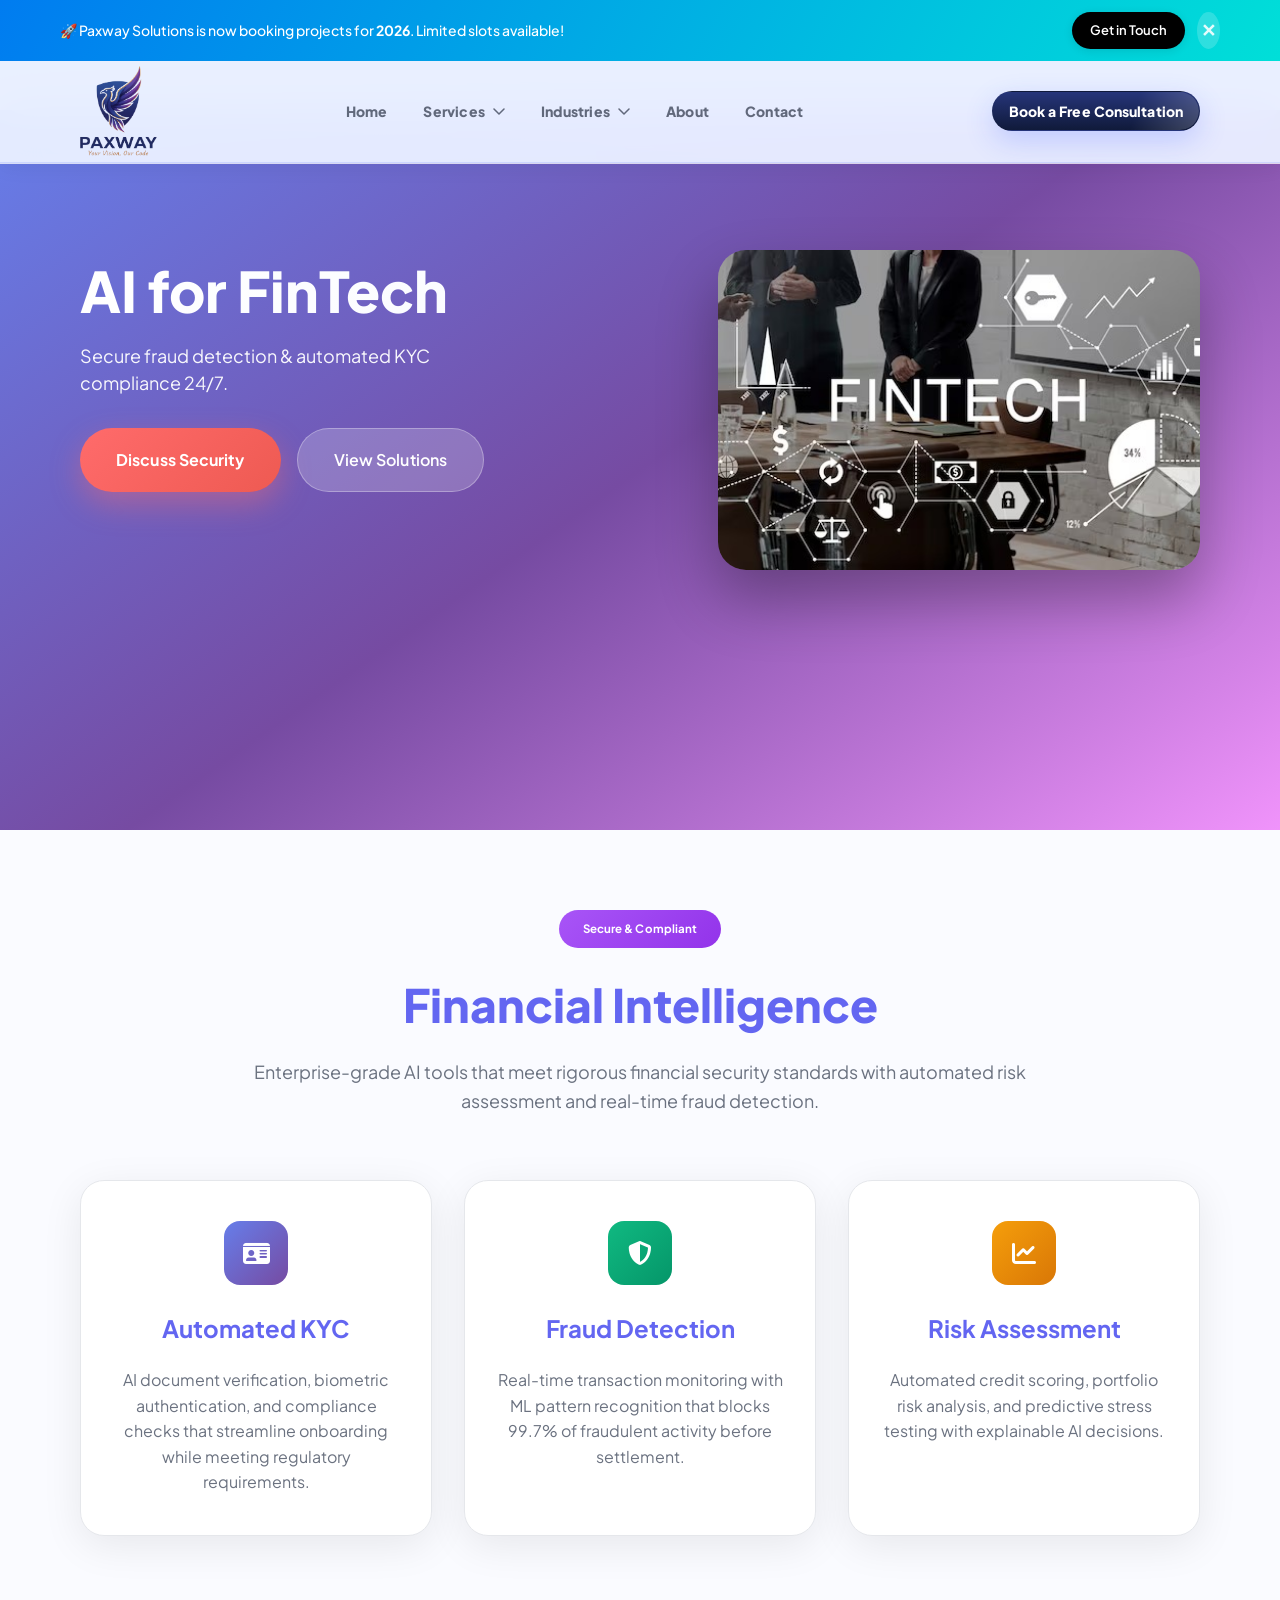
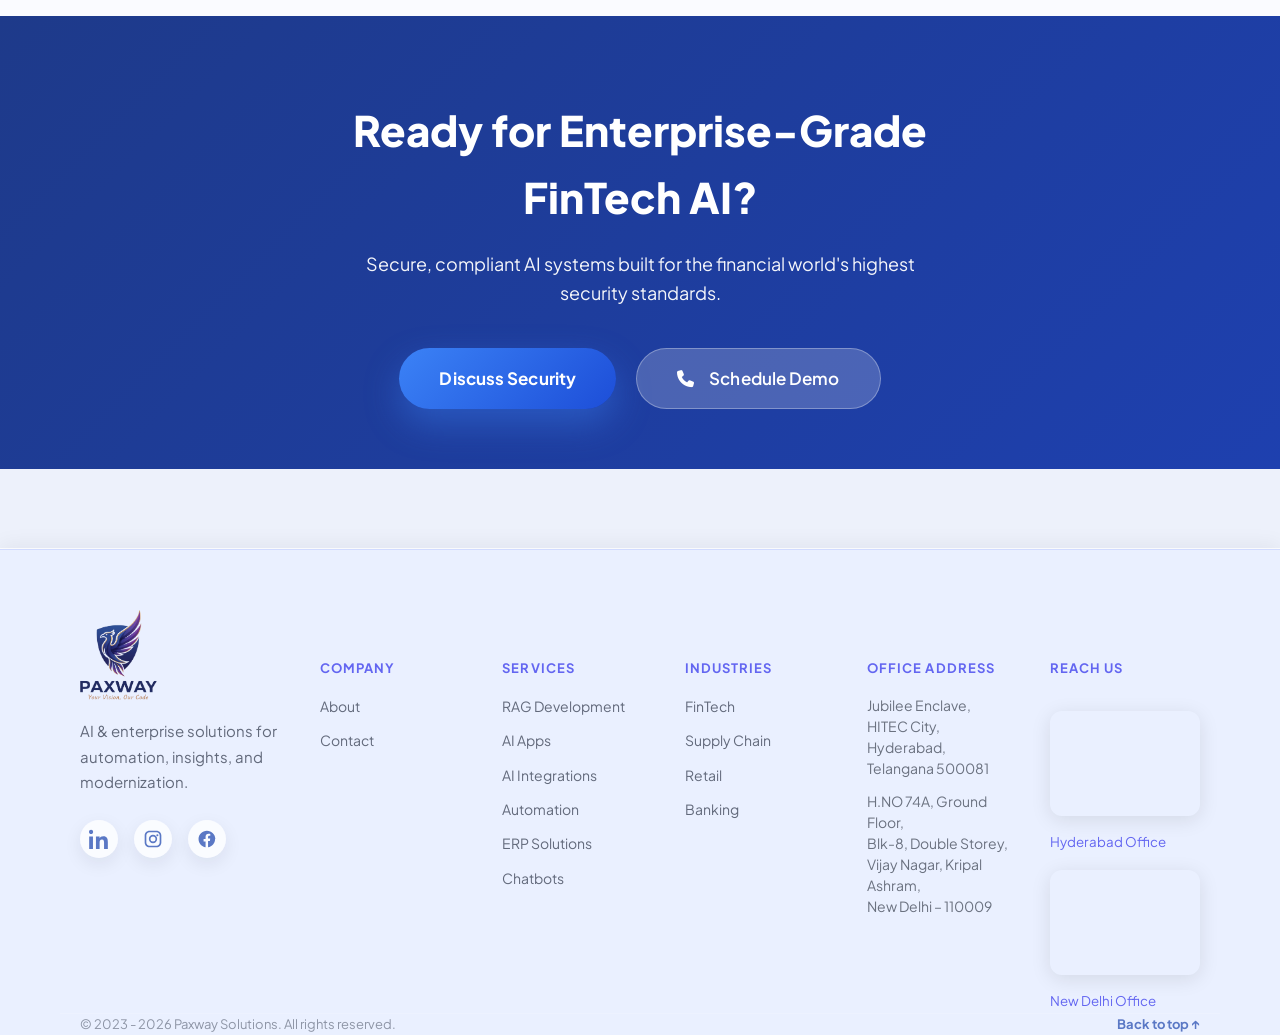
<file: industry-fintech.html>
<!doctype html>
<html lang="en">
<head>
    <meta charset="utf-8"/>
    <meta name="viewport" content="width=device-width, initial-scale=1"/>
    <title>FinTech AI Solutions — Paxway</title>
    <link rel="stylesheet" href="assets/css/styles.css">
    <link href="https://fonts.googleapis.com/css2?family=Plus+Jakarta+Sans:wght@300;400;500;600;700;800&display=swap" rel="stylesheet">
    <link rel="stylesheet" href="https://cdnjs.cloudflare.com/ajax/libs/font-awesome/6.4.0/css/all.min.css">
    <style>
        :root {
          --primary: #6366f1;
          --accent: #8b5cf6;
          --text-secondary: #6b7280;
          --border-light: #e5e7eb;
        }

        * { margin: 0; padding: 0; box-sizing: border-box; }
        body { font-family: 'Plus Jakarta Sans', sans-serif; line-height: 1.6; color: #1f2937; }
        .container { max-width: 1200px; margin: 0 auto; padding: 0 20px; }
        .btn {
          transition: all 0.3s cubic-bezier(0.25,0.46,0.45,0.94);
          display: inline-flex; align-items: center; justify-content: center;
          text-decoration: none;
        }
        .btn:hover { transform: translateY(-2px); box-shadow: 0 20px 40px rgba(0,0,0,0.3); }
    </style>
</head>
<body>
<div id="header-container"></div>

<main>
    <!-- 80vh HERO - ULTRA TIGHT 2-LINE PARAGRAPH (MATCHING BUSINESS AUTOMATION STYLE) -->
    <section class="hero" style="min-height: 80vh; padding: 140px 0 60px; background: linear-gradient(145deg, #667eea 0%, #764ba2 50%, #f093fb 100%); position:relative; overflow:hidden;">
        <div class="container" style="position:relative; z-index:2;">
            <!-- HERO STACK - MOBILE FIRST (IMAGE TOP) - NO BREADCRUMB -->
            <div class="hero-stack">
                <!-- IMAGE FIRST (MOBILE/TABLET) -->
                <div class="hero-image-section">
                    <div class="service-image-container">
                        <img src="images/i1.jpeg" alt="Fintech AI" class="service-image">
                    </div>
                </div>

                <!-- ULTRA TIGHT CONTENT - 2 LINE PARAGRAPH (MATCHING BUSINESS AUTOMATION) -->
                <div class="hero-content-section">
                    <h1 style="margin:8px 0 12px 0; font-size:clamp(40px, 5.5vw, 56px); font-weight:800; background:linear-gradient(135deg, #ffffff 0%, #f8faff 100%); -webkit-background-clip:text; -webkit-text-fill-color:transparent; line-height:1.15;">AI for FinTech</h1>

                    <p class="hero-description" style="font-size:18px; line-height:1.5; color:rgba(255,255,255,0.95); margin-bottom:24px; max-width:420px;">
                        Secure fraud detection & automated KYC compliance 24/7.
                    </p>

                    <!-- BUTTONS (MATCHING BUSINESS AUTOMATION) -->
                    <div class="hero-buttons">
                        <a href="contact.html" class="btn primary-btn" style="background:linear-gradient(135deg, #ff6b6b, #ee5a52); color:white; padding:18px 36px; font-size:16px; font-weight:700; border-radius:50px; border:none; box-shadow:0 12px 30px rgba(255,107,107,0.4);">Discuss Security</a>
                        <a href="#offers" class="btn secondary-btn" style="background:rgba(255,255,255,0.2); color:white; padding:18px 36px; font-size:16px; font-weight:600; border:1px solid rgba(255,255,255,0.3); border-radius:50px;">View Solutions</a>
                    </div>
                </div>
            </div>
        </div>
    </section>

    <!-- FINTECH SOLUTIONS - TOP LINE ANIMATION (MATCHING BUSINESS AUTOMATION) -->
    <section id="offers" style="padding:80px 0; background:#fafbff;">
        <div class="container">
            <div class="section-header" style="text-align:center; max-width:800px; margin:0 auto 64px auto;">
                <span class="badge" style="background:linear-gradient(135deg, #a855f7, #9333ea); color:white; padding:10px 24px; border-radius:50px; font-weight:700;">Secure & Compliant</span>
                <h2 style="font-size:clamp(34px, 4.5vw, 46px); font-weight:800; margin:20px 0 16px 0; color:var(--primary);">Financial Intelligence</h2>
                <p style="font-size:18px; color:var(--text-secondary);">Enterprise-grade AI tools that meet rigorous financial security standards with automated risk assessment and real-time fraud detection.</p>
            </div>

            <div class="usp-grid">
                <div class="usp-card">
                    <div class="offer-icon" style="width:64px; height:64px; background:linear-gradient(135deg, #667eea, #764ba2); border-radius:16px; display:flex; align-items:center; justify-content:center; margin:0 auto 24px;">
                        <i class="fas fa-id-card" style="color:white; font-size:24px;"></i>
                    </div>
                    <h3 class="usp-title">Automated KYC</h3>
                    <p>AI document verification, biometric authentication, and compliance checks that streamline onboarding while meeting regulatory requirements.</p>
                </div>

                <div class="usp-card">
                    <div class="offer-icon" style="width:64px; height:64px; background:linear-gradient(135deg, #10b981, #059669); border-radius:16px; display:flex; align-items:center; justify-content:center; margin:0 auto 24px;">
                        <i class="fas fa-shield-alt" style="color:white; font-size:24px;"></i>
                    </div>
                    <h3 class="usp-title">Fraud Detection</h3>
                    <p>Real-time transaction monitoring with ML pattern recognition that blocks 99.7% of fraudulent activity before settlement.</p>
                </div>

                <div class="usp-card">
                    <div class="offer-icon" style="width:64px; height:64px; background:linear-gradient(135deg, #f59e0b, #d97706); border-radius:16px; display:flex; align-items:center; justify-content:center; margin:0 auto 24px;">
                        <i class="fas fa-chart-line" style="color:white; font-size:24px;"></i>
                    </div>
                    <h3 class="usp-title">Risk Assessment</h3>
                    <p>Automated credit scoring, portfolio risk analysis, and predictive stress testing with explainable AI decisions.</p>
                </div>
            </div>
        </div>
    </section>

    <!-- CTA SECTION (MATCHING BUSINESS AUTOMATION) -->
    <section class="cta-section" style="padding:80px 0 60px 0; background:linear-gradient(135deg, #1e3a8a 0%, #1e40af 100%); color:white; text-align:center;">
        <div class="container">
            <div class="cta-content" style="max-width:600px; margin:0 auto;">
                <h2 style="font-size:clamp(32px, 4vw, 42px); font-weight:800; margin:0 0 20px 0;">Ready for Enterprise-Grade FinTech AI?</h2>
                <p style="font-size:18px; margin:0 0 40px 0; opacity:0.95;">Secure, compliant AI systems built for the financial world's highest security standards.</p>
                <div class="cta-buttons" style="display:flex; gap:20px; justify-content:center; flex-wrap:wrap;">
                    <a href="contact.html" class="btn primary-btn" style="background:linear-gradient(135deg, #3b82f6, #1d4ed8); color:white; padding:16px 40px; font-size:17px; font-weight:700; border-radius:50px; border:none; box-shadow:0 15px 35px rgba(59,130,246,0.4);">
                        Discuss Security
                    </a>
                    <a href="tel:+1234567890" class="btn secondary-btn" style="background:rgba(255,255,255,0.2); color:white; padding:16px 40px; font-size:17px; font-weight:600; border:1px solid rgba(255,255,255,0.3); border-radius:50px;">
                        <i class="fas fa-phone" style="margin-right:8px;"></i>Schedule Demo
                    </a>
                </div>
            </div>
        </div>
    </section>
</main>

<div id="footer-container"></div>
<script src="assets/js/include.js"></script>
<script src="assets/js/main.js"></script>

<!-- EXACT SAME STYLES AS BUSINESS AUTOMATION PAGE -->
<style>
    /* HERO IMAGE */
    .service-image-container {
      width: 100%; height: 320px; line-height: 0; border-radius: 28px;
      overflow: hidden; box-shadow: 0 30px 60px rgba(0,0,0,0.3);
    }
    .service-image {
      width: 100%; height: 100%; object-fit: cover; object-position: center;
      transition: transform 0.3s ease;
    }
    .service-image:hover { transform: scale(1.02); }

    /* HERO STACK - ULTRA TIGHT SPACING (MATCHING BUSINESS AUTOMATION) */
    .hero-stack { display: flex; flex-direction: column; gap: 24px; }
    .hero-content-section {
      display: flex;
      flex-direction: column;
      gap: 8px;
      text-align: center;
    }
    .hero-description {
      margin: 0 auto;
      max-width: 420px;
    }
    .hero-buttons {
      display: flex;
      gap: 16px;
      flex-wrap: wrap;
      justify-content: center;
    }

    /* USP CARDS - TOP LINE ANIMATION ONLY + ORIGINAL ICONS (MATCHING BUSINESS AUTOMATION) */
    .usp-grid {
      display: grid;
      grid-template-columns: repeat(3, 1fr);
      gap: 32px;
      max-width: 1400px;
      margin: 0 auto;
    }

    .usp-card {
      padding: 40px 32px;
      background: white;
      border-radius: 24px;
      border: 1px solid var(--border-light);
      box-shadow: 0 10px 40px rgba(0,0,0,0.08);
      position: relative;
      height: 100%;
      overflow: hidden;
      transition: all 0.4s cubic-bezier(0.25, 0.46, 0.45, 0.94);
      backdrop-filter: blur(10px);
    }

    .usp-card::before {
      content: '';
      position: absolute;
      top: 0;
      left: 0;
      right: 0;
      height: 4px;
      background: linear-gradient(90deg, #3d5afe, #667eea, #764ba2);
      transform: scaleX(0);
      transition: transform 0.4s cubic-bezier(0.25, 0.46, 0.45, 0.94);
      border-radius: 24px 24px 0 0;
    }

    .usp-card:hover {
      transform: translateY(-8px);
      box-shadow: 0 20px 60px rgba(0,0,0,0.15);
      border-color: #3d5afe;
    }

    .usp-card:hover::before {
      transform: scaleX(1);
    }

    /* ORIGINAL ICONS - NO ANIMATION */
    .offer-icon {
      transition: none !important;
    }

    .usp-title {
      font-size: 24px;
      text-align: center;
      margin: 0 0 20px 0;
      color: var(--primary);
    }

    .usp-card p {
      font-size: 16px;
      color: var(--text-secondary);
      text-align: center;
      line-height: 1.6;
      margin: 0;
    }

    /* DESKTOP LAYOUT (MATCHING BUSINESS AUTOMATION) */
    @media (min-width: 1025px) {
      .hero-stack {
        flex-direction: row;
        align-items: start;
        gap: 60px;
      }
      .hero-image-section { order: 2; flex: 1; }
      .hero-content-section {
        order: 1; flex: 1.2; text-align: left;
      }
      .hero-description {
        margin: 0 0 24px 0;
        max-width: none;
        width: 100%;
      }
      .hero-buttons { justify-content: flex-start; }
    }

    /* RESPONSIVE (MATCHING BUSINESS AUTOMATION) */
    @media (max-width: 1100px) {
      .usp-grid { grid-template-columns: repeat(2, 1fr); gap: 28px; }
    }

    @media (max-width: 1024px) {
      .hero { padding: 100px 0 50px !important; }
      .service-image-container { height: 280px !important; }
    }

    @media (max-width: 768px) {
      .container { padding: 0 16px; }
      .hero { padding: 80px 0 40px !important; }
      .usp-grid { grid-template-columns: 1fr; gap: 24px; }
      .service-image-container { height: 240px !important; }
      .hero-stack { gap: 20px !important; }
      .hero-content-section { gap: 6px !important; }
      .hero-description { max-width: 100% !important; font-size: 16px !important; }
    }

    @media (max-width: 480px) {
      .hero { padding: 70px 0 30px !important; }
      .service-image-container { height: 200px !important; }
    }
</style>
</body>
</html>
</file>
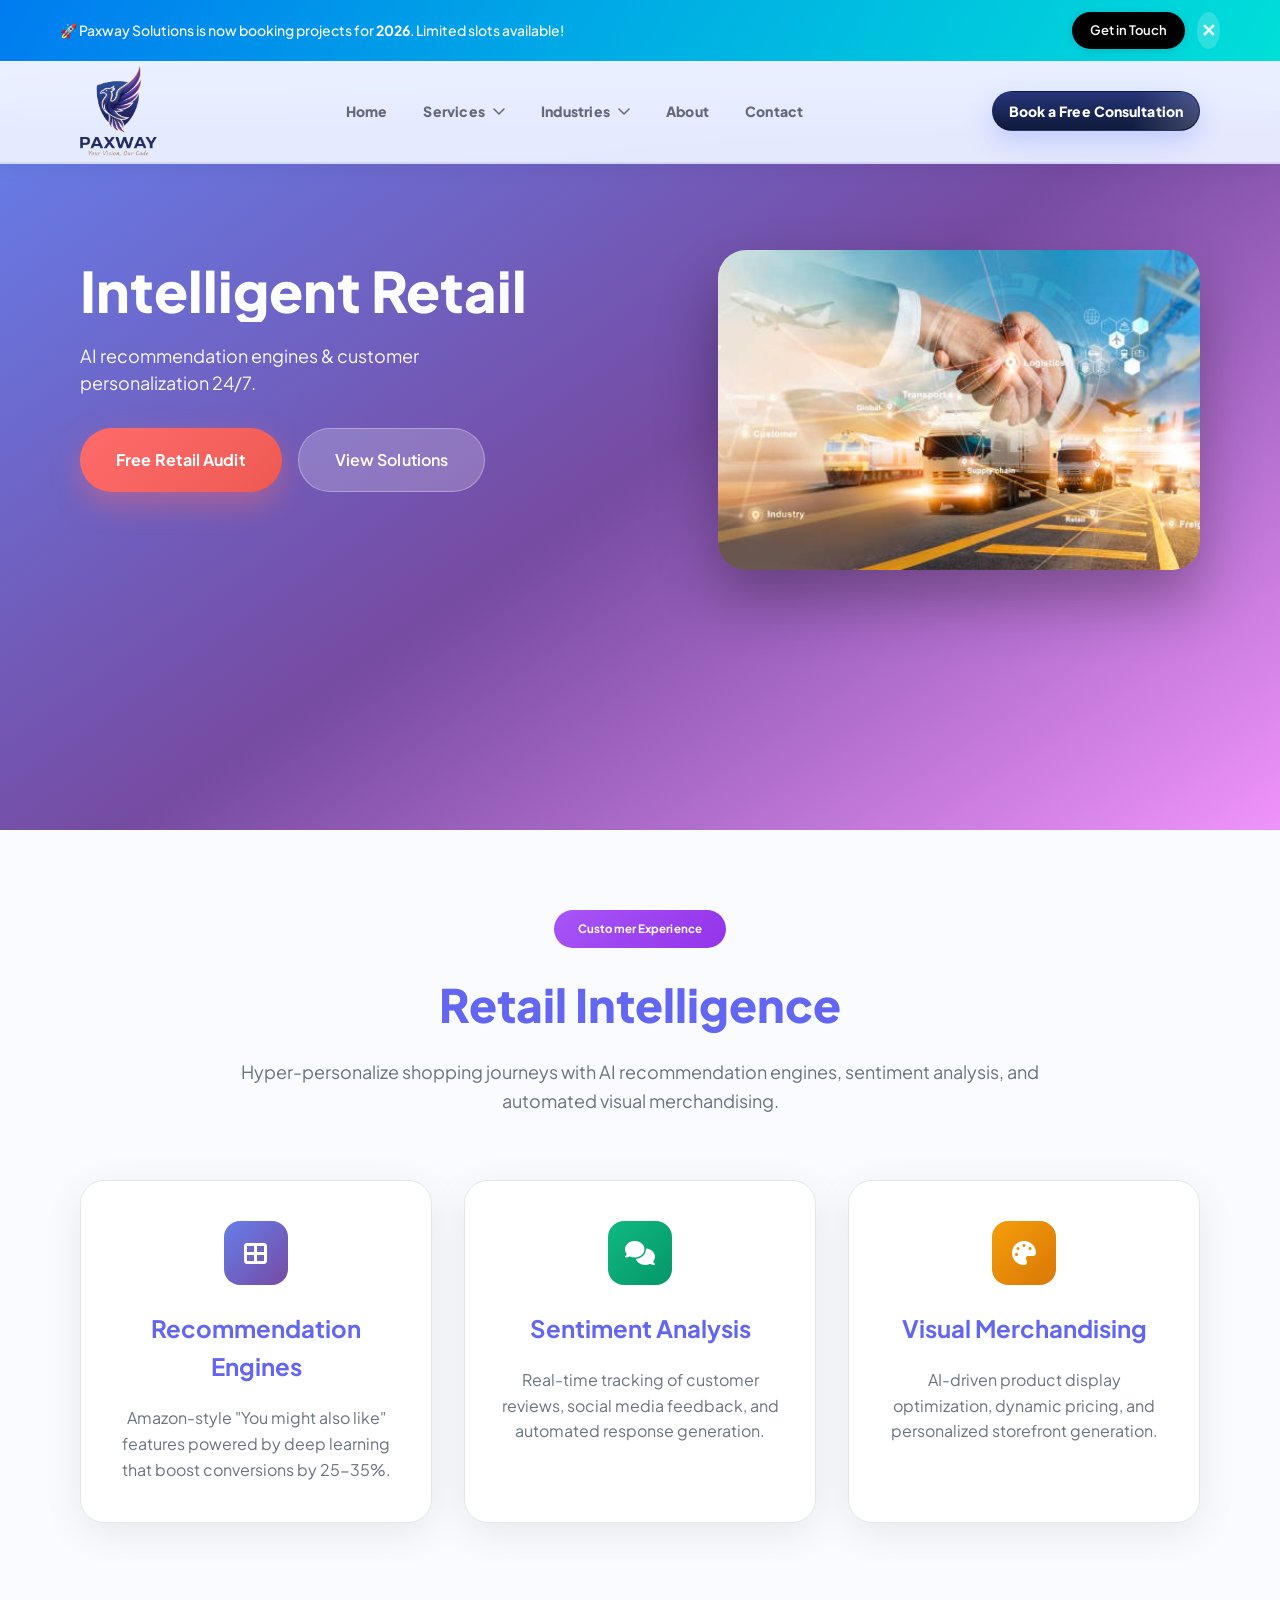
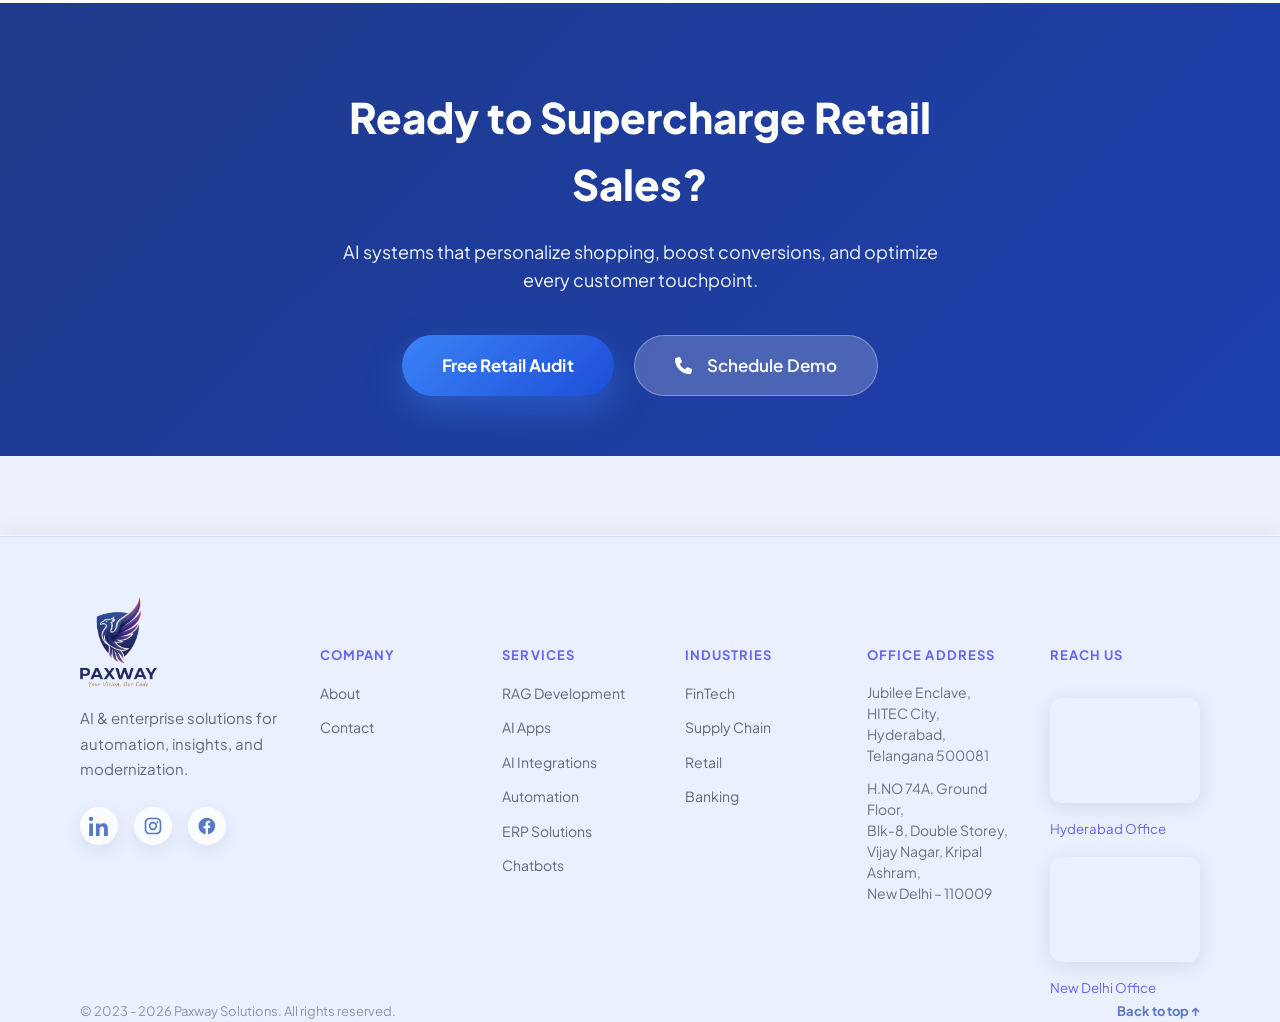
<file: industry-retail.html>
<!doctype html>
<html lang="en">
<head>
    <meta charset="utf-8"/>
    <meta name="viewport" content="width=device-width, initial-scale=1"/>
    <title>Retail AI Innovation — Paxway</title>
    <link rel="stylesheet" href="assets/css/styles.css">
    <link href="https://fonts.googleapis.com/css2?family=Plus+Jakarta+Sans:wght@300;400;500;600;700;800&display=swap" rel="stylesheet">
    <link rel="stylesheet" href="https://cdnjs.cloudflare.com/ajax/libs/font-awesome/6.4.0/css/all.min.css">
    <style>
        :root {
          --primary: #6366f1;
          --accent: #8b5cf6;
          --text-secondary: #6b7280;
          --border-light: #e5e7eb;
        }

        * { margin: 0; padding: 0; box-sizing: border-box; }
        body { font-family: 'Plus Jakarta Sans', sans-serif; line-height: 1.6; color: #1f2937; }
        .container { max-width: 1200px; margin: 0 auto; padding: 0 20px; }
        .btn {
          transition: all 0.3s cubic-bezier(0.25,0.46,0.45,0.94);
          display: inline-flex; align-items: center; justify-content: center;
          text-decoration: none;
        }
        .btn:hover { transform: translateY(-2px); box-shadow: 0 20px 40px rgba(0,0,0,0.3); }
    </style>
</head>
<body>
<div id="header-container"></div>

<main>
    <!-- 80vh HERO - ULTRA TIGHT 2-LINE PARAGRAPH (MATCHING BUSINESS AUTOMATION STYLE) -->
    <section class="hero" style="min-height: 80vh; padding: 140px 0 60px; background: linear-gradient(145deg, #667eea 0%, #764ba2 50%, #f093fb 100%); position:relative; overflow:hidden;">
        <div class="container" style="position:relative; z-index:2;">
            <!-- HERO STACK - MOBILE FIRST (IMAGE TOP) - NO BREADCRUMB -->
            <div class="hero-stack">
                <!-- IMAGE FIRST (MOBILE/TABLET) -->
                <div class="hero-image-section">
                    <div class="service-image-container">
                        <img src="images/i4.jpeg" alt="Retail AI" class="service-image">
                    </div>
                </div>

                <!-- ULTRA TIGHT CONTENT - 2 LINE PARAGRAPH (MATCHING BUSINESS AUTOMATION) -->
                <div class="hero-content-section">
                    <h1 style="margin:8px 0 12px 0; font-size:clamp(40px, 5.5vw, 56px); font-weight:800; background:linear-gradient(135deg, #ffffff 0%, #f8faff 100%); -webkit-background-clip:text; -webkit-text-fill-color:transparent; line-height:1.15;">Intelligent Retail</h1>

                    <p class="hero-description" style="font-size:18px; line-height:1.5; color:rgba(255,255,255,0.95); margin-bottom:24px; max-width:420px;">
                        AI recommendation engines & customer personalization 24/7.
                    </p>

                    <!-- BUTTONS (MATCHING BUSINESS AUTOMATION) -->
                    <div class="hero-buttons">
                        <a href="contact.html" class="btn primary-btn" style="background:linear-gradient(135deg, #ff6b6b, #ee5a52); color:white; padding:18px 36px; font-size:16px; font-weight:700; border-radius:50px; border:none; box-shadow:0 12px 30px rgba(255,107,107,0.4);">Free Retail Audit</a>
                        <a href="#offers" class="btn secondary-btn" style="background:rgba(255,255,255,0.2); color:white; padding:18px 36px; font-size:16px; font-weight:600; border:1px solid rgba(255,255,255,0.3); border-radius:50px;">View Solutions</a>
                    </div>
                </div>
            </div>
        </div>
    </section>

    <!-- RETAIL SOLUTIONS - TOP LINE ANIMATION (MATCHING BUSINESS AUTOMATION) -->
    <section id="offers" style="padding:80px 0; background:#fafbff;">
        <div class="container">
            <div class="section-header" style="text-align:center; max-width:800px; margin:0 auto 64px auto;">
                <span class="badge" style="background:linear-gradient(135deg, #a855f7, #9333ea); color:white; padding:10px 24px; border-radius:50px; font-weight:700;">Customer Experience</span>
                <h2 style="font-size:clamp(34px, 4.5vw, 46px); font-weight:800; margin:20px 0 16px 0; color:var(--primary);">Retail Intelligence</h2>
                <p style="font-size:18px; color:var(--text-secondary);">Hyper-personalize shopping journeys with AI recommendation engines, sentiment analysis, and automated visual merchandising.</p>
            </div>

            <div class="usp-grid">
                <div class="usp-card">
                    <div class="offer-icon" style="width:64px; height:64px; background:linear-gradient(135deg, #667eea, #764ba2); border-radius:16px; display:flex; align-items:center; justify-content:center; margin:0 auto 24px;">
                        <i class="fas fa-th-large" style="color:white; font-size:24px;"></i>
                    </div>
                    <h3 class="usp-title">Recommendation Engines</h3>
                    <p>Amazon-style "You might also like" features powered by deep learning that boost conversions by 25-35%.</p>
                </div>

                <div class="usp-card">
                    <div class="offer-icon" style="width:64px; height:64px; background:linear-gradient(135deg, #10b981, #059669); border-radius:16px; display:flex; align-items:center; justify-content:center; margin:0 auto 24px;">
                        <i class="fas fa-comments" style="color:white; font-size:24px;"></i>
                    </div>
                    <h3 class="usp-title">Sentiment Analysis</h3>
                    <p>Real-time tracking of customer reviews, social media feedback, and automated response generation.</p>
                </div>

                <div class="usp-card">
                    <div class="offer-icon" style="width:64px; height:64px; background:linear-gradient(135deg, #f59e0b, #d97706); border-radius:16px; display:flex; align-items:center; justify-content:center; margin:0 auto 24px;">
                        <i class="fas fa-palette" style="color:white; font-size:24px;"></i>
                    </div>
                    <h3 class="usp-title">Visual Merchandising</h3>
                    <p>AI-driven product display optimization, dynamic pricing, and personalized storefront generation.</p>
                </div>
            </div>
        </div>
    </section>

    <!-- CTA SECTION (MATCHING BUSINESS AUTOMATION) -->
    <section class="cta-section" style="padding:80px 0 60px 0; background:linear-gradient(135deg, #1e3a8a 0%, #1e40af 100%); color:white; text-align:center;">
        <div class="container">
            <div class="cta-content" style="max-width:600px; margin:0 auto;">
                <h2 style="font-size:clamp(32px, 4vw, 42px); font-weight:800; margin:0 0 20px 0;">Ready to Supercharge Retail Sales?</h2>
                <p style="font-size:18px; margin:0 0 40px 0; opacity:0.95;">AI systems that personalize shopping, boost conversions, and optimize every customer touchpoint.</p>
                <div class="cta-buttons" style="display:flex; gap:20px; justify-content:center; flex-wrap:wrap;">
                    <a href="contact.html" class="btn primary-btn" style="background:linear-gradient(135deg, #3b82f6, #1d4ed8); color:white; padding:16px 40px; font-size:17px; font-weight:700; border-radius:50px; border:none; box-shadow:0 15px 35px rgba(59,130,246,0.4);">
                        Free Retail Audit
                    </a>
                    <a href="tel:+1234567890" class="btn secondary-btn" style="background:rgba(255,255,255,0.2); color:white; padding:16px 40px; font-size:17px; font-weight:600; border:1px solid rgba(255,255,255,0.3); border-radius:50px;">
                        <i class="fas fa-phone" style="margin-right:8px;"></i>Schedule Demo
                    </a>
                </div>
            </div>
        </div>
    </section>
</main>

<div id="footer-container"></div>
<script src="assets/js/include.js"></script>
<script src="assets/js/main.js"></script>

<!-- EXACT SAME STYLES AS BUSINESS AUTOMATION PAGE -->
<style>
    /* HERO IMAGE */
    .service-image-container {
      width: 100%; height: 320px; line-height: 0; border-radius: 28px;
      overflow: hidden; box-shadow: 0 30px 60px rgba(0,0,0,0.3);
    }
    .service-image {
      width: 100%; height: 100%; object-fit: cover; object-position: center;
      transition: transform 0.3s ease;
    }
    .service-image:hover { transform: scale(1.02); }

    /* HERO STACK - ULTRA TIGHT SPACING (MATCHING BUSINESS AUTOMATION) */
    .hero-stack { display: flex; flex-direction: column; gap: 24px; }
    .hero-content-section {
      display: flex;
      flex-direction: column;
      gap: 8px;
      text-align: center;
    }
    .hero-description {
      margin: 0 auto;
      max-width: 420px;
    }
    .hero-buttons {
      display: flex;
      gap: 16px;
      flex-wrap: wrap;
      justify-content: center;
    }

    /* USP CARDS - TOP LINE ANIMATION ONLY + ORIGINAL ICONS (MATCHING BUSINESS AUTOMATION) */
    .usp-grid {
      display: grid;
      grid-template-columns: repeat(3, 1fr);
      gap: 32px;
      max-width: 1400px;
      margin: 0 auto;
    }

    .usp-card {
      padding: 40px 32px;
      background: white;
      border-radius: 24px;
      border: 1px solid var(--border-light);
      box-shadow: 0 10px 40px rgba(0,0,0,0.08);
      position: relative;
      height: 100%;
      overflow: hidden;
      transition: all 0.4s cubic-bezier(0.25, 0.46, 0.45, 0.94);
      backdrop-filter: blur(10px);
    }

    .usp-card::before {
      content: '';
      position: absolute;
      top: 0;
      left: 0;
      right: 0;
      height: 4px;
      background: linear-gradient(90deg, #3d5afe, #667eea, #764ba2);
      transform: scaleX(0);
      transition: transform 0.4s cubic-bezier(0.25, 0.46, 0.45, 0.94);
      border-radius: 24px 24px 0 0;
    }

    .usp-card:hover {
      transform: translateY(-8px);
      box-shadow: 0 20px 60px rgba(0,0,0,0.15);
      border-color: #3d5afe;
    }

    .usp-card:hover::before {
      transform: scaleX(1);
    }

    /* ORIGINAL ICONS - NO ANIMATION */
    .offer-icon {
      transition: none !important;
    }

    .usp-title {
      font-size: 24px;
      text-align: center;
      margin: 0 0 20px 0;
      color: var(--primary);
    }

    .usp-card p {
      font-size: 16px;
      color: var(--text-secondary);
      text-align: center;
      line-height: 1.6;
      margin: 0;
    }

    /* DESKTOP LAYOUT (MATCHING BUSINESS AUTOMATION) */
    @media (min-width: 1025px) {
      .hero-stack {
        flex-direction: row;
        align-items: start;
        gap: 60px;
      }
      .hero-image-section { order: 2; flex: 1; }
      .hero-content-section {
        order: 1; flex: 1.2; text-align: left;
      }
      .hero-description {
        margin: 0 0 24px 0;
        max-width: none;
        width: 100%;
      }
      .hero-buttons { justify-content: flex-start; }
    }

    /* RESPONSIVE (MATCHING BUSINESS AUTOMATION) */
    @media (max-width: 1100px) {
      .usp-grid { grid-template-columns: repeat(2, 1fr); gap: 28px; }
    }

    @media (max-width: 1024px) {
      .hero { padding: 100px 0 50px !important; }
      .service-image-container { height: 280px !important; }
    }

    @media (max-width: 768px) {
      .container { padding: 0 16px; }
      .hero { padding: 80px 0 40px !important; }
      .usp-grid { grid-template-columns: 1fr; gap: 24px; }
      .service-image-container { height: 240px !important; }
      .hero-stack { gap: 20px !important; }
      .hero-content-section { gap: 6px !important; }
      .hero-description { max-width: 100% !important; font-size: 16px !important; }
    }

    @media (max-width: 480px) {
      .hero { padding: 70px 0 30px !important; }
      .service-image-container { height: 200px !important; }
    }
</style>
</body>
</html>
</file>
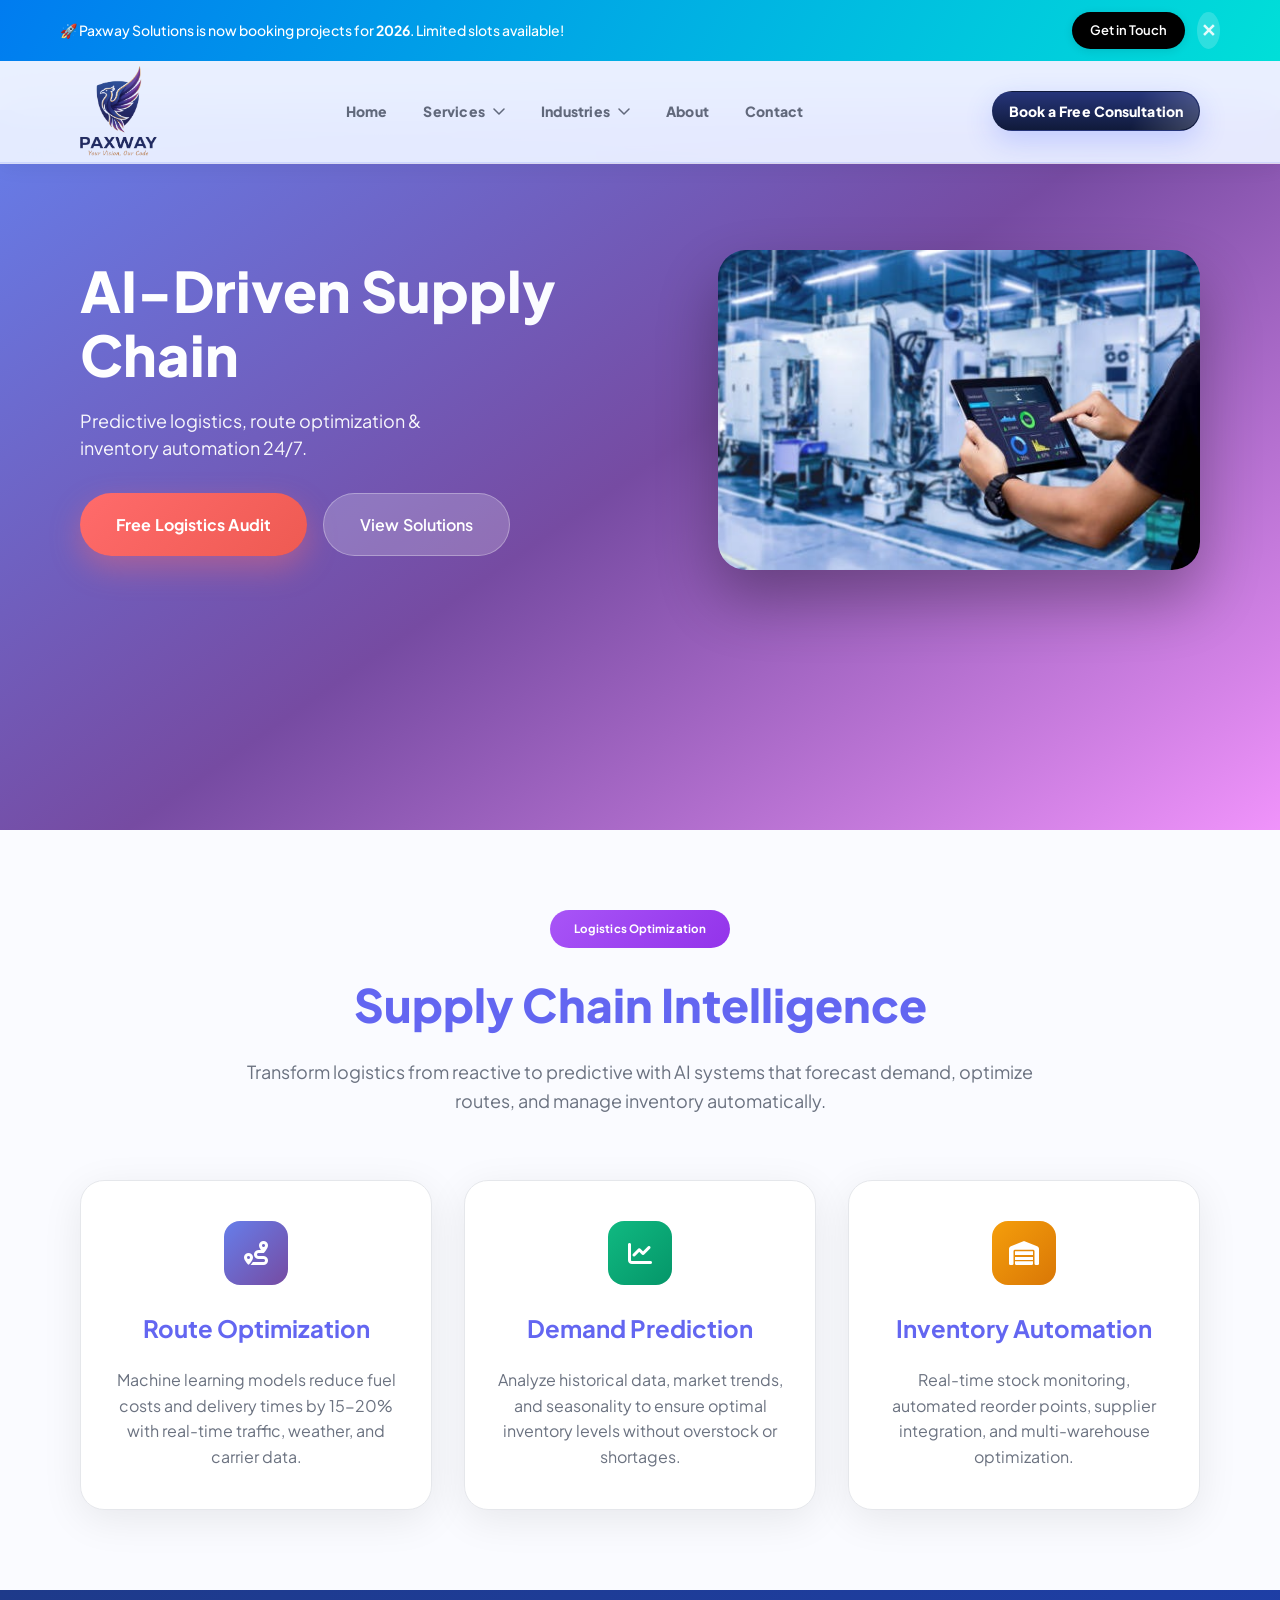
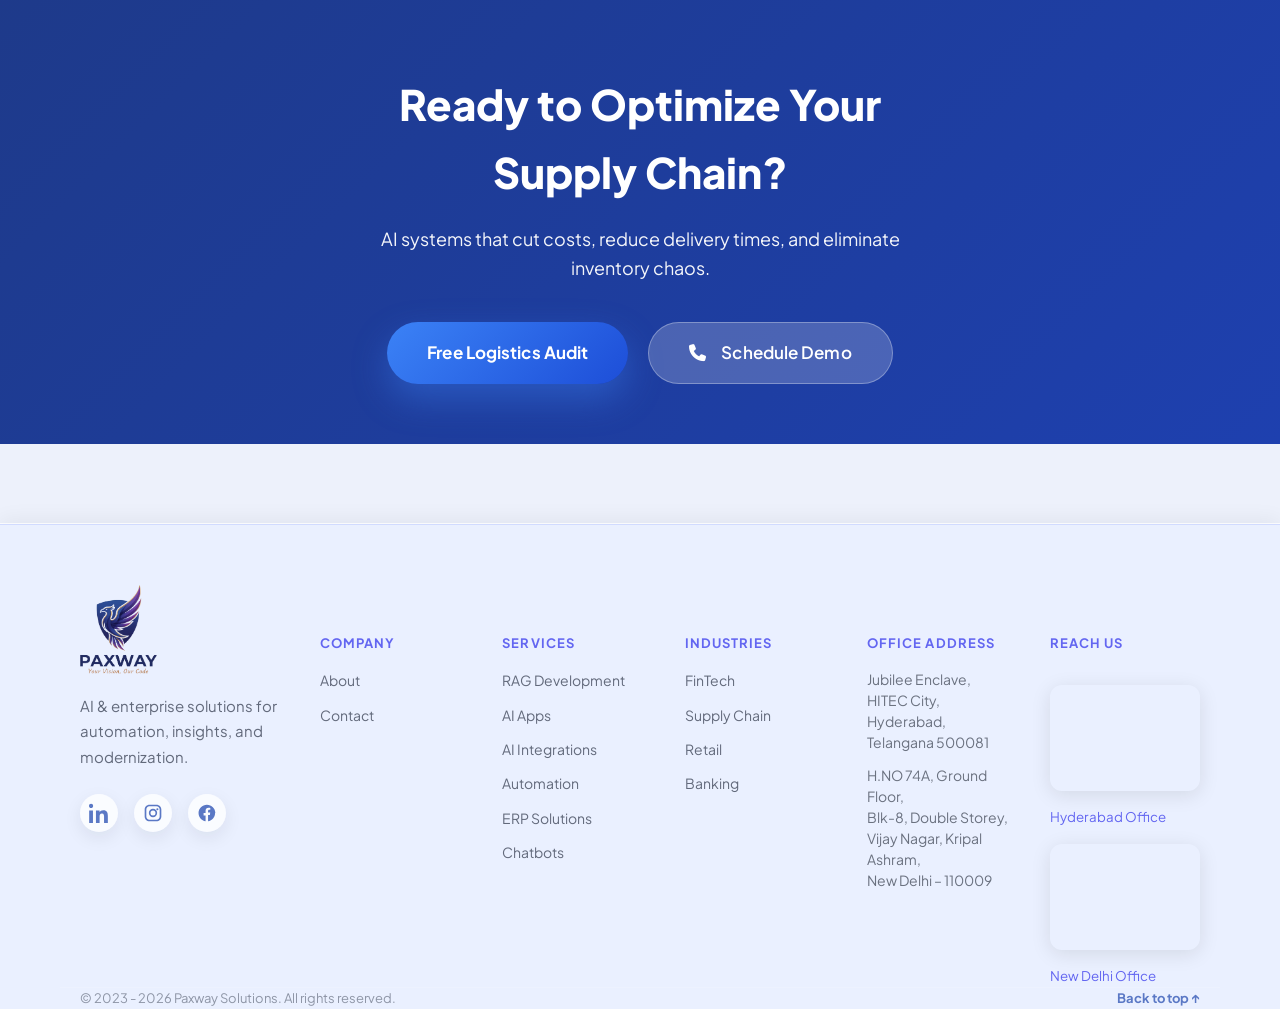
<file: industry-supply-chain.html>
<!doctype html>
<html lang="en">
<head>
    <meta charset="utf-8"/>
    <meta name="viewport" content="width=device-width, initial-scale=1"/>
    <title>Supply Chain AI Solutions — Paxway</title>
    <link rel="stylesheet" href="assets/css/styles.css">
    <link href="https://fonts.googleapis.com/css2?family=Plus+Jakarta+Sans:wght@300;400;500;600;700;800&display=swap" rel="stylesheet">
    <link rel="stylesheet" href="https://cdnjs.cloudflare.com/ajax/libs/font-awesome/6.4.0/css/all.min.css">
    <style>
        :root {
          --primary: #6366f1;
          --accent: #8b5cf6;
          --text-secondary: #6b7280;
          --border-light: #e5e7eb;
        }

        * { margin: 0; padding: 0; box-sizing: border-box; }
        body { font-family: 'Plus Jakarta Sans', sans-serif; line-height: 1.6; color: #1f2937; }
        .container { max-width: 1200px; margin: 0 auto; padding: 0 20px; }
        .btn {
          transition: all 0.3s cubic-bezier(0.25,0.46,0.45,0.94);
          display: inline-flex; align-items: center; justify-content: center;
          text-decoration: none;
        }
        .btn:hover { transform: translateY(-2px); box-shadow: 0 20px 40px rgba(0,0,0,0.3); }
    </style>
</head>
<body>
<div id="header-container"></div>

<main>
    <!-- 80vh HERO - ULTRA TIGHT 2-LINE PARAGRAPH (MATCHING BUSINESS AUTOMATION STYLE) -->
    <section class="hero" style="min-height: 80vh; padding: 140px 0 60px; background: linear-gradient(145deg, #667eea 0%, #764ba2 50%, #f093fb 100%); position:relative; overflow:hidden;">
        <div class="container" style="position:relative; z-index:2;">
            <!-- HERO STACK - MOBILE FIRST (IMAGE TOP) - BREADCRUMB REMOVED -->
            <div class="hero-stack">
                <!-- IMAGE FIRST (MOBILE/TABLET) -->
                <div class="hero-image-section">
                    <div class="service-image-container">
                        <img src="images/i3.jpeg" alt="Supply Chain AI" class="service-image">
                    </div>
                </div>

                <!-- ULTRA TIGHT CONTENT - 2 LINE PARAGRAPH (MATCHING BUSINESS AUTOMATION) -->
                <div class="hero-content-section">
                    <h1 style="margin:8px 0 12px 0; font-size:clamp(40px, 5.5vw, 56px); font-weight:800; background:linear-gradient(135deg, #ffffff 0%, #f8faff 100%); -webkit-background-clip:text; -webkit-text-fill-color:transparent; line-height:1.15;">AI-Driven Supply Chain</h1>

                    <p class="hero-description" style="font-size:18px; line-height:1.5; color:rgba(255,255,255,0.95); margin-bottom:24px; max-width:420px;">
                        Predictive logistics, route optimization & inventory automation 24/7.
                    </p>

                    <!-- BUTTONS (MATCHING BUSINESS AUTOMATION) -->
                    <div class="hero-buttons">
                        <a href="contact.html" class="btn primary-btn" style="background:linear-gradient(135deg, #ff6b6b, #ee5a52); color:white; padding:18px 36px; font-size:16px; font-weight:700; border-radius:50px; border:none; box-shadow:0 12px 30px rgba(255,107,107,0.4);">Free Logistics Audit</a>
                        <a href="#offers" class="btn secondary-btn" style="background:rgba(255,255,255,0.2); color:white; padding:18px 36px; font-size:16px; font-weight:600; border:1px solid rgba(255,255,255,0.3); border-radius:50px;">View Solutions</a>
                    </div>
                </div>
            </div>
        </div>
    </section>

    <!-- SUPPLY CHAIN SOLUTIONS - TOP LINE ANIMATION (MATCHING BUSINESS AUTOMATION) -->
    <section id="offers" style="padding:80px 0; background:#fafbff;">
        <div class="container">
            <div class="section-header" style="text-align:center; max-width:800px; margin:0 auto 64px auto;">
                <span class="badge" style="background:linear-gradient(135deg, #a855f7, #9333ea); color:white; padding:10px 24px; border-radius:50px; font-weight:700;">Logistics Optimization</span>
                <h2 style="font-size:clamp(34px, 4.5vw, 46px); font-weight:800; margin:20px 0 16px 0; color:var(--primary);">Supply Chain Intelligence</h2>
                <p style="font-size:18px; color:var(--text-secondary);">Transform logistics from reactive to predictive with AI systems that forecast demand, optimize routes, and manage inventory automatically.</p>
            </div>

            <div class="usp-grid">
                <div class="usp-card">
                    <div class="offer-icon" style="width:64px; height:64px; background:linear-gradient(135deg, #667eea, #764ba2); border-radius:16px; display:flex; align-items:center; justify-content:center; margin:0 auto 24px;">
                        <i class="fas fa-route" style="color:white; font-size:24px;"></i>
                    </div>
                    <h3 class="usp-title">Route Optimization</h3>
                    <p>Machine learning models reduce fuel costs and delivery times by 15-20% with real-time traffic, weather, and carrier data.</p>
                </div>

                <div class="usp-card">
                    <div class="offer-icon" style="width:64px; height:64px; background:linear-gradient(135deg, #10b981, #059669); border-radius:16px; display:flex; align-items:center; justify-content:center; margin:0 auto 24px;">
                        <i class="fas fa-chart-line" style="color:white; font-size:24px;"></i>
                    </div>
                    <h3 class="usp-title">Demand Prediction</h3>
                    <p>Analyze historical data, market trends, and seasonality to ensure optimal inventory levels without overstock or shortages.</p>
                </div>

                <div class="usp-card">
                    <div class="offer-icon" style="width:64px; height:64px; background:linear-gradient(135deg, #f59e0b, #d97706); border-radius:16px; display:flex; align-items:center; justify-content:center; margin:0 auto 24px;">
                        <i class="fas fa-warehouse" style="color:white; font-size:24px;"></i>
                    </div>
                    <h3 class="usp-title">Inventory Automation</h3>
                    <p>Real-time stock monitoring, automated reorder points, supplier integration, and multi-warehouse optimization.</p>
                </div>
            </div>
        </div>
    </section>

    <!-- CTA SECTION (MATCHING BUSINESS AUTOMATION) -->
    <section class="cta-section" style="padding:80px 0 60px 0; background:linear-gradient(135deg, #1e3a8a 0%, #1e40af 100%); color:white; text-align:center;">
        <div class="container">
            <div class="cta-content" style="max-width:600px; margin:0 auto;">
                <h2 style="font-size:clamp(32px, 4vw, 42px); font-weight:800; margin:0 0 20px 0;">Ready to Optimize Your Supply Chain?</h2>
                <p style="font-size:18px; margin:0 0 40px 0; opacity:0.95;">AI systems that cut costs, reduce delivery times, and eliminate inventory chaos.</p>
                <div class="cta-buttons" style="display:flex; gap:20px; justify-content:center; flex-wrap:wrap;">
                    <a href="contact.html" class="btn primary-btn" style="background:linear-gradient(135deg, #3b82f6, #1d4ed8); color:white; padding:16px 40px; font-size:17px; font-weight:700; border-radius:50px; border:none; box-shadow:0 15px 35px rgba(59,130,246,0.4);">
                        Free Logistics Audit
                    </a>
                    <a href="tel:+1234567890" class="btn secondary-btn" style="background:rgba(255,255,255,0.2); color:white; padding:16px 40px; font-size:17px; font-weight:600; border:1px solid rgba(255,255,255,0.3); border-radius:50px;">
                        <i class="fas fa-phone" style="margin-right:8px;"></i>Schedule Demo
                    </a>
                </div>
            </div>
        </div>
    </section>
</main>

<div id="footer-container"></div>
<script src="assets/js/include.js"></script>
<script src="assets/js/main.js"></script>

<!-- EXACT SAME STYLES AS BUSINESS AUTOMATION PAGE -->
<style>
    /* HERO IMAGE */
    .service-image-container {
      width: 100%; height: 320px; line-height: 0; border-radius: 28px;
      overflow: hidden; box-shadow: 0 30px 60px rgba(0,0,0,0.3);
    }
    .service-image {
      width: 100%; height: 100%; object-fit: cover; object-position: center;
      transition: transform 0.3s ease;
    }
    .service-image:hover { transform: scale(1.02); }

    /* HERO STACK - ULTRA TIGHT SPACING (MATCHING BUSINESS AUTOMATION) */
    .hero-stack { display: flex; flex-direction: column; gap: 24px; }
    .hero-content-section {
      display: flex;
      flex-direction: column;
      gap: 8px;
      text-align: center;
    }
    .hero-description {
      margin: 0 auto;
      max-width: 420px;
    }
    .hero-buttons {
      display: flex;
      gap: 16px;
      flex-wrap: wrap;
      justify-content: center;
    }

    /* USP CARDS - TOP LINE ANIMATION ONLY + ORIGINAL ICONS (MATCHING BUSINESS AUTOMATION) */
    .usp-grid {
      display: grid;
      grid-template-columns: repeat(3, 1fr);
      gap: 32px;
      max-width: 1400px;
      margin: 0 auto;
    }

    .usp-card {
      padding: 40px 32px;
      background: white;
      border-radius: 24px;
      border: 1px solid var(--border-light);
      box-shadow: 0 10px 40px rgba(0,0,0,0.08);
      position: relative;
      height: 100%;
      overflow: hidden;
      transition: all 0.4s cubic-bezier(0.25, 0.46, 0.45, 0.94);
      backdrop-filter: blur(10px);
    }

    .usp-card::before {
      content: '';
      position: absolute;
      top: 0;
      left: 0;
      right: 0;
      height: 4px;
      background: linear-gradient(90deg, #3d5afe, #667eea, #764ba2);
      transform: scaleX(0);
      transition: transform 0.4s cubic-bezier(0.25, 0.46, 0.45, 0.94);
      border-radius: 24px 24px 0 0;
    }

    .usp-card:hover {
      transform: translateY(-8px);
      box-shadow: 0 20px 60px rgba(0,0,0,0.15);
      border-color: #3d5afe;
    }

    .usp-card:hover::before {
      transform: scaleX(1);
    }

    /* ORIGINAL ICONS - NO ANIMATION */
    .offer-icon {
      transition: none !important;
    }

    .usp-title {
      font-size: 24px;
      text-align: center;
      margin: 0 0 20px 0;
      color: var(--primary);
    }

    .usp-card p {
      font-size: 16px;
      color: var(--text-secondary);
      text-align: center;
      line-height: 1.6;
      margin: 0;
    }

    /* DESKTOP LAYOUT (MATCHING BUSINESS AUTOMATION) */
    @media (min-width: 1025px) {
      .hero-stack {
        flex-direction: row;
        align-items: start;
        gap: 60px;
      }
      .hero-image-section { order: 2; flex: 1; }
      .hero-content-section {
        order: 1; flex: 1.2; text-align: left;
      }
      .hero-description {
        margin: 0 0 24px 0;
        max-width: none;
        width: 100%;
      }
      .hero-buttons { justify-content: flex-start; }
    }

    /* RESPONSIVE (MATCHING BUSINESS AUTOMATION) */
    @media (max-width: 1100px) {
      .usp-grid { grid-template-columns: repeat(2, 1fr); gap: 28px; }
    }

    @media (max-width: 1024px) {
      .hero { padding: 100px 0 50px !important; }
      .service-image-container { height: 280px !important; }
    }

    @media (max-width: 768px) {
      .container { padding: 0 16px; }
      .hero { padding: 80px 0 40px !important; }
      .usp-grid { grid-template-columns: 1fr; gap: 24px; }
      .service-image-container { height: 240px !important; }
      .hero-stack { gap: 20px !important; }
      .hero-content-section { gap: 6px !important; }
      .hero-description { max-width: 100% !important; font-size: 16px !important; }
    }

    @media (max-width: 480px) {
      .hero { padding: 70px 0 30px !important; }
      .service-image-container { height: 200px !important; }
    }
</style>
</body>
</html>
</file>
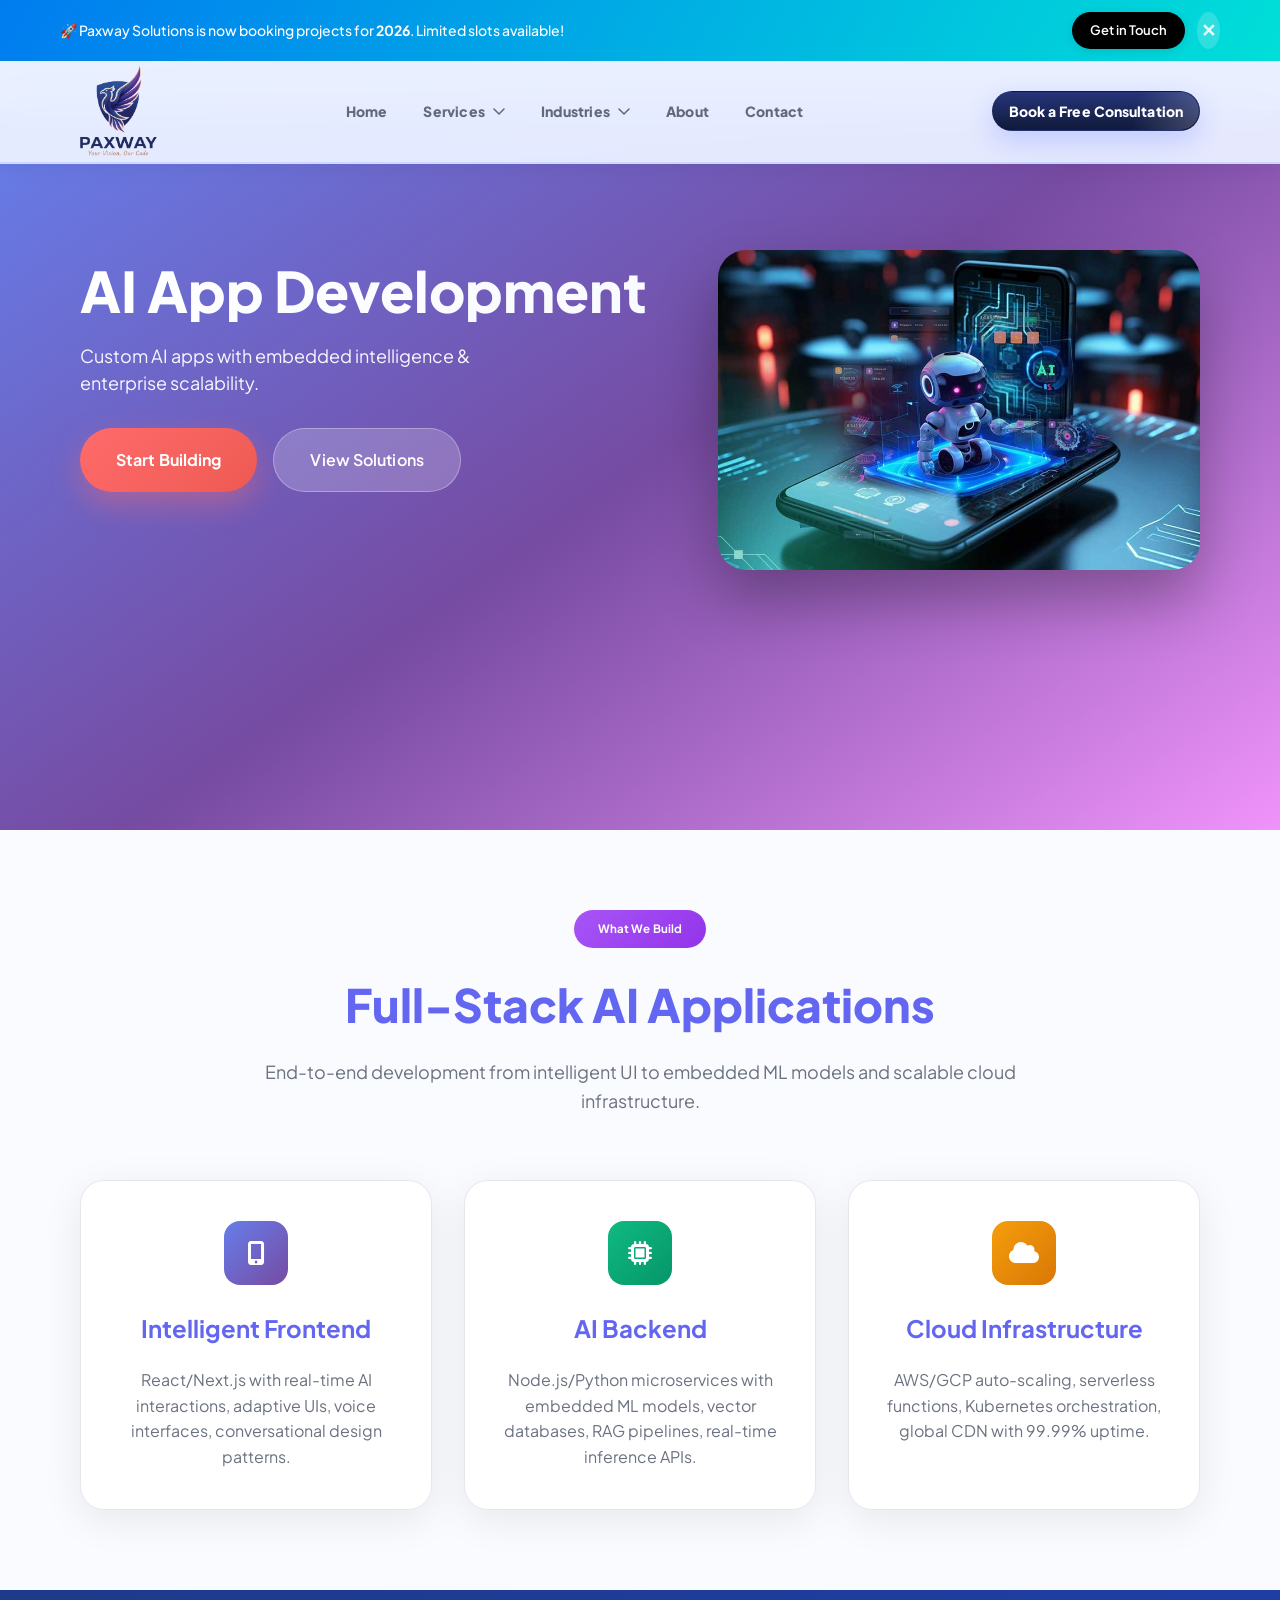
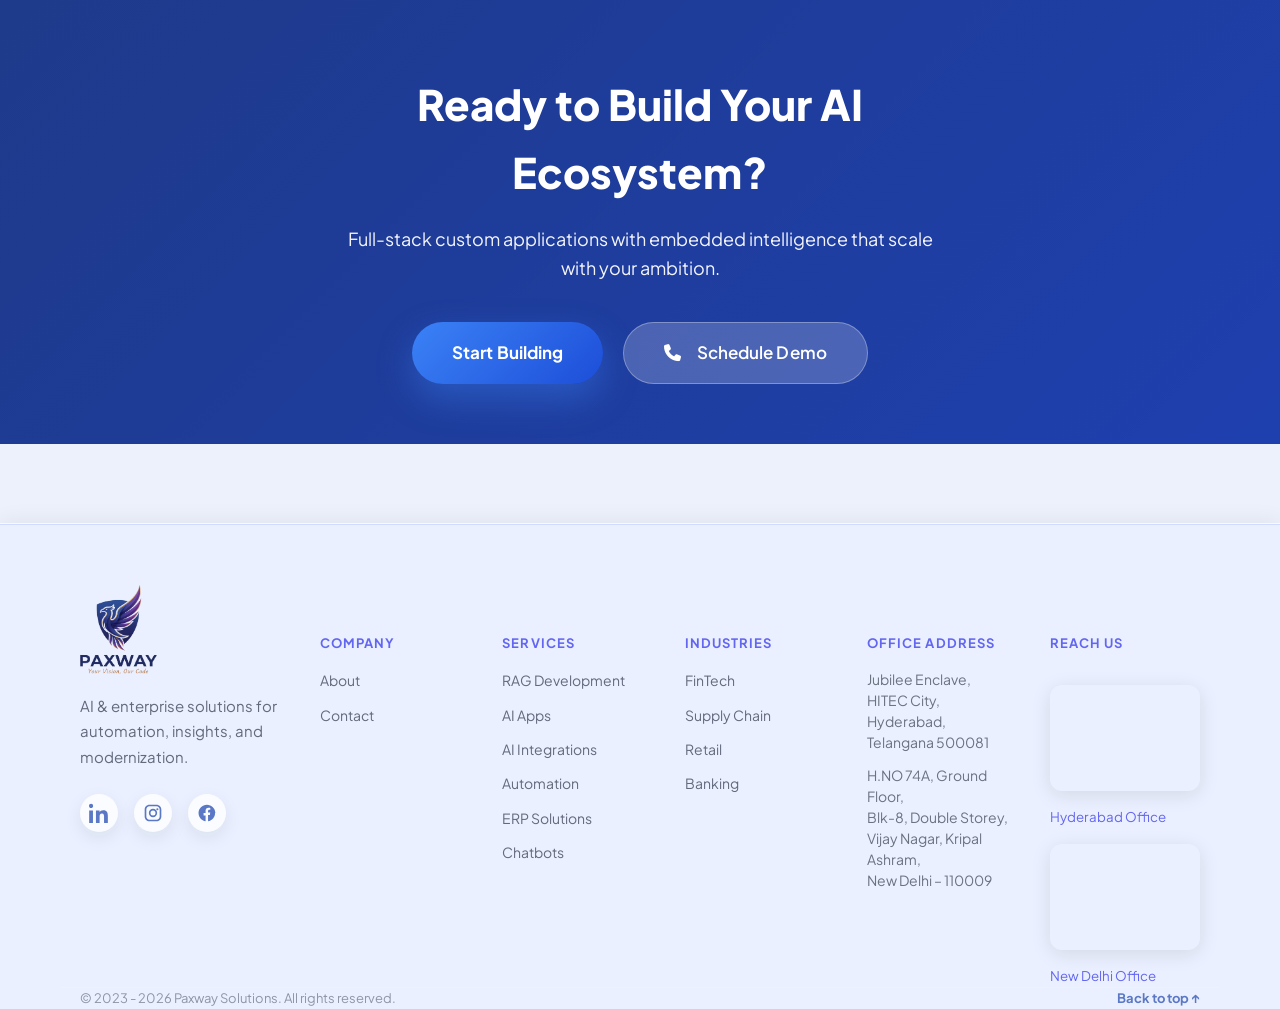
<file: service-ai-app.html>
<!doctype html>
<html lang="en">
<head>
    <meta charset="utf-8"/>
    <meta name="viewport" content="width=device-width, initial-scale=1"/>
    <title>AI App Development — Paxway</title>
    <link rel="stylesheet" href="assets/css/styles.css">
    <link href="https://fonts.googleapis.com/css2?family=Plus+Jakarta+Sans:wght@300;400;500;600;700;800&display=swap" rel="stylesheet">
    <link rel="stylesheet" href="https://cdnjs.cloudflare.com/ajax/libs/font-awesome/6.4.0/css/all.min.css">
    <style>
        :root {
          --primary: #6366f1;
          --accent: #8b5cf6;
          --text-secondary: #6b7280;
          --border-light: #e5e7eb;
        }

        * { margin: 0; padding: 0; box-sizing: border-box; }
        body { font-family: 'Plus Jakarta Sans', sans-serif; line-height: 1.6; color: #1f2937; }
        .container { max-width: 1200px; margin: 0 auto; padding: 0 20px; }
        .btn {
          transition: all 0.3s cubic-bezier(0.25,0.46,0.45,0.94);
          display: inline-flex; align-items: center; justify-content: center;
          text-decoration: none;
        }
        .btn:hover { transform: translateY(-2px); box-shadow: 0 20px 40px rgba(0,0,0,0.3); }
    </style>
</head>
<body>
<div id="header-container"></div>

<main>
    <!-- 80vh HERO - ULTRA TIGHT 2-LINE PARAGRAPH (MATCHING BUSINESS AUTOMATION STYLE) -->
    <section class="hero" style="min-height: 80vh; padding: 140px 0 60px; background: linear-gradient(145deg, #667eea 0%, #764ba2 50%, #f093fb 100%); position:relative; overflow:hidden;">
        <div class="container" style="position:relative; z-index:2;">
            <!-- HERO STACK - MOBILE FIRST (IMAGE TOP) -->
            <div class="hero-stack">
                <!-- IMAGE FIRST (MOBILE/TABLET) -->
                <div class="hero-image-section">
                    <div class="service-image-container">
                        <img src="images/s2.jpeg" alt="AI App Development" class="service-image">
                    </div>
                </div>

                <!-- ULTRA TIGHT CONTENT - 2 LINE PARAGRAPH (MATCHING BUSINESS AUTOMATION) -->
                <div class="hero-content-section">
                    <h1 style="margin:8px 0 12px 0; font-size:clamp(40px, 5.5vw, 56px); font-weight:800; background:linear-gradient(135deg, #ffffff 0%, #f8faff 100%); -webkit-background-clip:text; -webkit-text-fill-color:transparent; line-height:1.15;">AI App Development</h1>

                    <p class="hero-description" style="font-size:18px; line-height:1.5; color:rgba(255,255,255,0.95); margin-bottom:24px; max-width:420px;">
                        Custom AI apps with embedded intelligence & enterprise scalability.
                    </p>

                    <!-- BUTTONS (MATCHING BUSINESS AUTOMATION) -->
                    <div class="hero-buttons">
                        <a href="contact.html" class="btn primary-btn" style="background:linear-gradient(135deg, #ff6b6b, #ee5a52); color:white; padding:18px 36px; font-size:16px; font-weight:700; border-radius:50px; border:none; box-shadow:0 12px 30px rgba(255,107,107,0.4);">Start Building</a>
                        <a href="#offers" class="btn secondary-btn" style="background:rgba(255,255,255,0.2); color:white; padding:18px 36px; font-size:16px; font-weight:600; border:1px solid rgba(255,255,255,0.3); border-radius:50px;">View Solutions</a>
                    </div>
                </div>
            </div>
        </div>
    </section>

    <!-- ENTERPRISE AI APP SOLUTIONS - TOP LINE ANIMATION (MATCHING BUSINESS AUTOMATION) -->
    <section id="offers" style="padding:80px 0; background:#fafbff;">
        <div class="container">
            <div class="section-header" style="text-align:center; max-width:800px; margin:0 auto 64px auto;">
                <span class="badge" style="background:linear-gradient(135deg, #a855f7, #9333ea); color:white; padding:10px 24px; border-radius:50px; font-weight:700;">What We Build</span>
                <h2 style="font-size:clamp(34px, 4.5vw, 46px); font-weight:800; margin:20px 0 16px 0; color:var(--primary);">Full-Stack AI Applications</h2>
                <p style="font-size:18px; color:var(--text-secondary);">End-to-end development from intelligent UI to embedded ML models and scalable cloud infrastructure.</p>
            </div>

            <div class="usp-grid">
                <div class="usp-card">
                    <div class="offer-icon" style="width:64px; height:64px; background:linear-gradient(135deg, #667eea, #764ba2); border-radius:16px; display:flex; align-items:center; justify-content:center; margin:0 auto 24px;">
                        <i class="fas fa-mobile-alt" style="color:white; font-size:24px;"></i>
                    </div>
                    <h3 class="usp-title">Intelligent Frontend</h3>
                    <p>React/Next.js with real-time AI interactions, adaptive UIs, voice interfaces, conversational design patterns.</p>
                </div>

                <div class="usp-card">
                    <div class="offer-icon" style="width:64px; height:64px; background:linear-gradient(135deg, #10b981, #059669); border-radius:16px; display:flex; align-items:center; justify-content:center; margin:0 auto 24px;">
                        <i class="fas fa-microchip" style="color:white; font-size:24px;"></i>
                    </div>
                    <h3 class="usp-title">AI Backend</h3>
                    <p>Node.js/Python microservices with embedded ML models, vector databases, RAG pipelines, real-time inference APIs.</p>
                </div>

                <div class="usp-card">
                    <div class="offer-icon" style="width:64px; height:64px; background:linear-gradient(135deg, #f59e0b, #d97706); border-radius:16px; display:flex; align-items:center; justify-content:center; margin:0 auto 24px;">
                        <i class="fas fa-cloud" style="color:white; font-size:24px;"></i>
                    </div>
                    <h3 class="usp-title">Cloud Infrastructure</h3>
                    <p>AWS/GCP auto-scaling, serverless functions, Kubernetes orchestration, global CDN with 99.99% uptime.</p>
                </div>
            </div>
        </div>
    </section>

    <!-- CTA SECTION (MATCHING BUSINESS AUTOMATION) -->
    <section class="cta-section" style="padding:80px 0 60px 0; background:linear-gradient(135deg, #1e3a8a 0%, #1e40af 100%); color:white; text-align:center;">
        <div class="container">
            <div class="cta-content" style="max-width:600px; margin:0 auto;">
                <h2 style="font-size:clamp(32px, 4vw, 42px); font-weight:800; margin:0 0 20px 0;">Ready to Build Your AI Ecosystem?</h2>
                <p style="font-size:18px; margin:0 0 40px 0; opacity:0.95;">Full-stack custom applications with embedded intelligence that scale with your ambition.</p>
                <div class="cta-buttons" style="display:flex; gap:20px; justify-content:center; flex-wrap:wrap;">
                    <a href="contact.html" class="btn primary-btn" style="background:linear-gradient(135deg, #3b82f6, #1d4ed8); color:white; padding:16px 40px; font-size:17px; font-weight:700; border-radius:50px; border:none; box-shadow:0 15px 35px rgba(59,130,246,0.4);">
                        Start Building
                    </a>
                    <a href="tel:+1234567890" class="btn secondary-btn" style="background:rgba(255,255,255,0.2); color:white; padding:16px 40px; font-size:17px; font-weight:600; border:1px solid rgba(255,255,255,0.3); border-radius:50px;">
                        <i class="fas fa-phone" style="margin-right:8px;"></i>Schedule Demo
                    </a>
                </div>
            </div>
        </div>
    </section>
</main>

<div id="footer-container"></div>
<script src="assets/js/include.js"></script>
<script src="assets/js/main.js"></script>

<!-- EXACT SAME STYLES AS BUSINESS AUTOMATION PAGE -->
<style>
    /* HERO IMAGE */
    .service-image-container {
      width: 100%; height: 320px; line-height: 0; border-radius: 28px;
      overflow: hidden; box-shadow: 0 30px 60px rgba(0,0,0,0.3);
    }
    .service-image {
      width: 100%; height: 100%; object-fit: cover; object-position: center;
      transition: transform 0.3s ease;
    }
    .service-image:hover { transform: scale(1.02); }

    /* HERO STACK - ULTRA TIGHT SPACING (MATCHING BUSINESS AUTOMATION) */
    .hero-stack { display: flex; flex-direction: column; gap: 24px; }
    .hero-content-section {
      display: flex;
      flex-direction: column;
      gap: 8px;
      text-align: center;
    }
    .hero-description {
      margin: 0 auto;
      max-width: 420px;
    }
    .hero-buttons {
      display: flex;
      gap: 16px;
      flex-wrap: wrap;
      justify-content: center;
    }

    /* USP CARDS - TOP LINE ANIMATION ONLY + ORIGINAL ICONS (MATCHING BUSINESS AUTOMATION) */
    .usp-grid {
      display: grid;
      grid-template-columns: repeat(3, 1fr);
      gap: 32px;
      max-width: 1400px;
      margin: 0 auto;
    }

    .usp-card {
      padding: 40px 32px;
      background: white;
      border-radius: 24px;
      border: 1px solid var(--border-light);
      box-shadow: 0 10px 40px rgba(0,0,0,0.08);
      position: relative;
      height: 100%;
      overflow: hidden;
      transition: all 0.4s cubic-bezier(0.25, 0.46, 0.45, 0.94);
      backdrop-filter: blur(10px);
    }

    .usp-card::before {
      content: '';
      position: absolute;
      top: 0;
      left: 0;
      right: 0;
      height: 4px;
      background: linear-gradient(90deg, #3d5afe, #667eea, #764ba2);
      transform: scaleX(0);
      transition: transform 0.4s cubic-bezier(0.25, 0.46, 0.45, 0.94);
      border-radius: 24px 24px 0 0;
    }

    .usp-card:hover {
      transform: translateY(-8px);
      box-shadow: 0 20px 60px rgba(0,0,0,0.15);
      border-color: #3d5afe;
    }

    .usp-card:hover::before {
      transform: scaleX(1);
    }

    /* ORIGINAL ICONS - NO ANIMATION */
    .offer-icon {
      transition: none !important;
    }

    .usp-title {
      font-size: 24px;
      text-align: center;
      margin: 0 0 20px 0;
      color: var(--primary);
    }

    .usp-card p {
      font-size: 16px;
      color: var(--text-secondary);
      text-align: center;
      line-height: 1.6;
      margin: 0;
    }

    /* DESKTOP LAYOUT (MATCHING BUSINESS AUTOMATION) */
    @media (min-width: 1025px) {
      .hero-stack {
        flex-direction: row;
        align-items: start;
        gap: 60px;
      }
      .hero-image-section { order: 2; flex: 1; }
      .hero-content-section {
        order: 1; flex: 1.2; text-align: left;
      }
      .hero-description {
        margin: 0 0 24px 0;
        max-width: none;
        width: 100%;
      }
      .hero-buttons { justify-content: flex-start; }
    }

    /* RESPONSIVE (MATCHING BUSINESS AUTOMATION) */
    @media (max-width: 1100px) {
      .usp-grid { grid-template-columns: repeat(2, 1fr); gap: 28px; }
    }

    @media (max-width: 1024px) {
      .hero { padding: 100px 0 50px !important; }
      .service-image-container { height: 280px !important; }
    }

    @media (max-width: 768px) {
      .container { padding: 0 16px; }
      .hero { padding: 80px 0 40px !important; }
      .usp-grid { grid-template-columns: 1fr; gap: 24px; }
      .service-image-container { height: 240px !important; }
      .hero-stack { gap: 20px !important; }
      .hero-content-section { gap: 6px !important; }
      .hero-description { max-width: 100% !important; font-size: 16px !important; }
    }

    @media (max-width: 480px) {
      .hero { padding: 70px 0 30px !important; }
      .service-image-container { height: 200px !important; }
    }
</style>
</body>
</html>
</file>
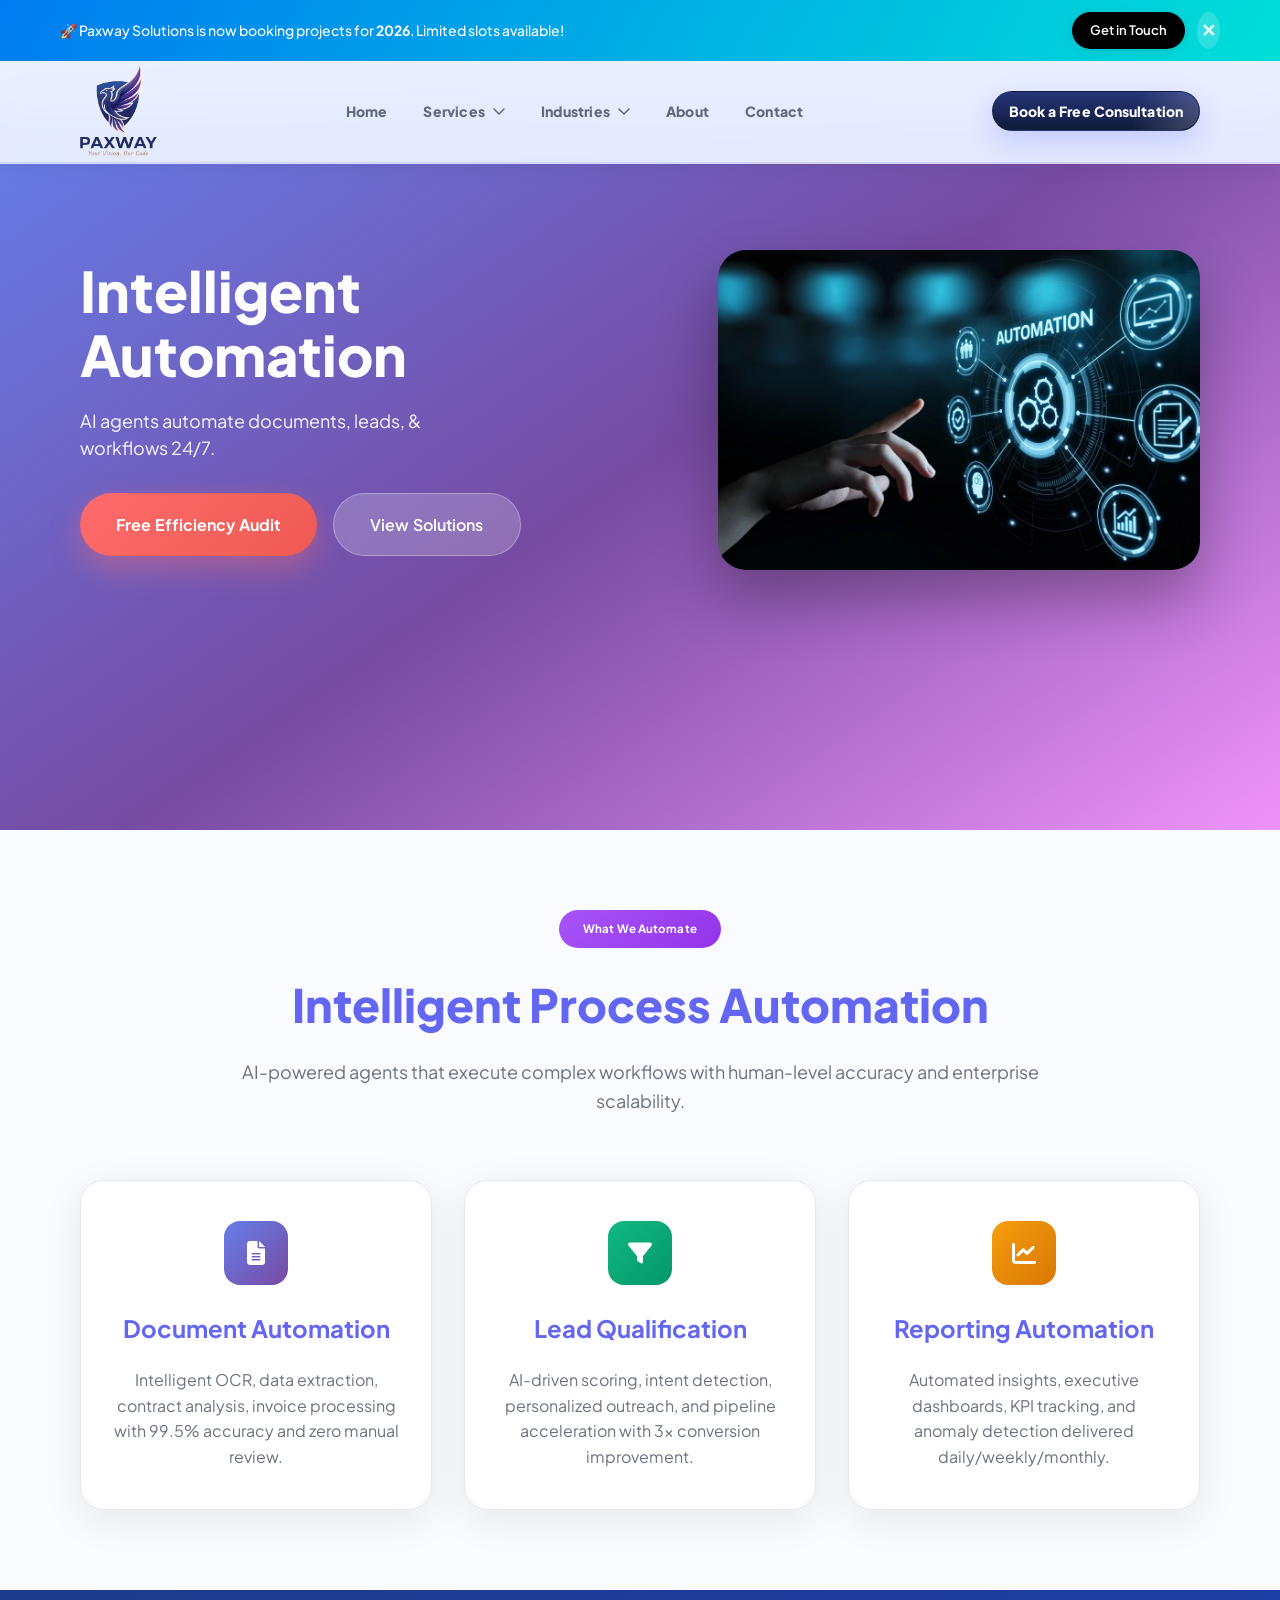
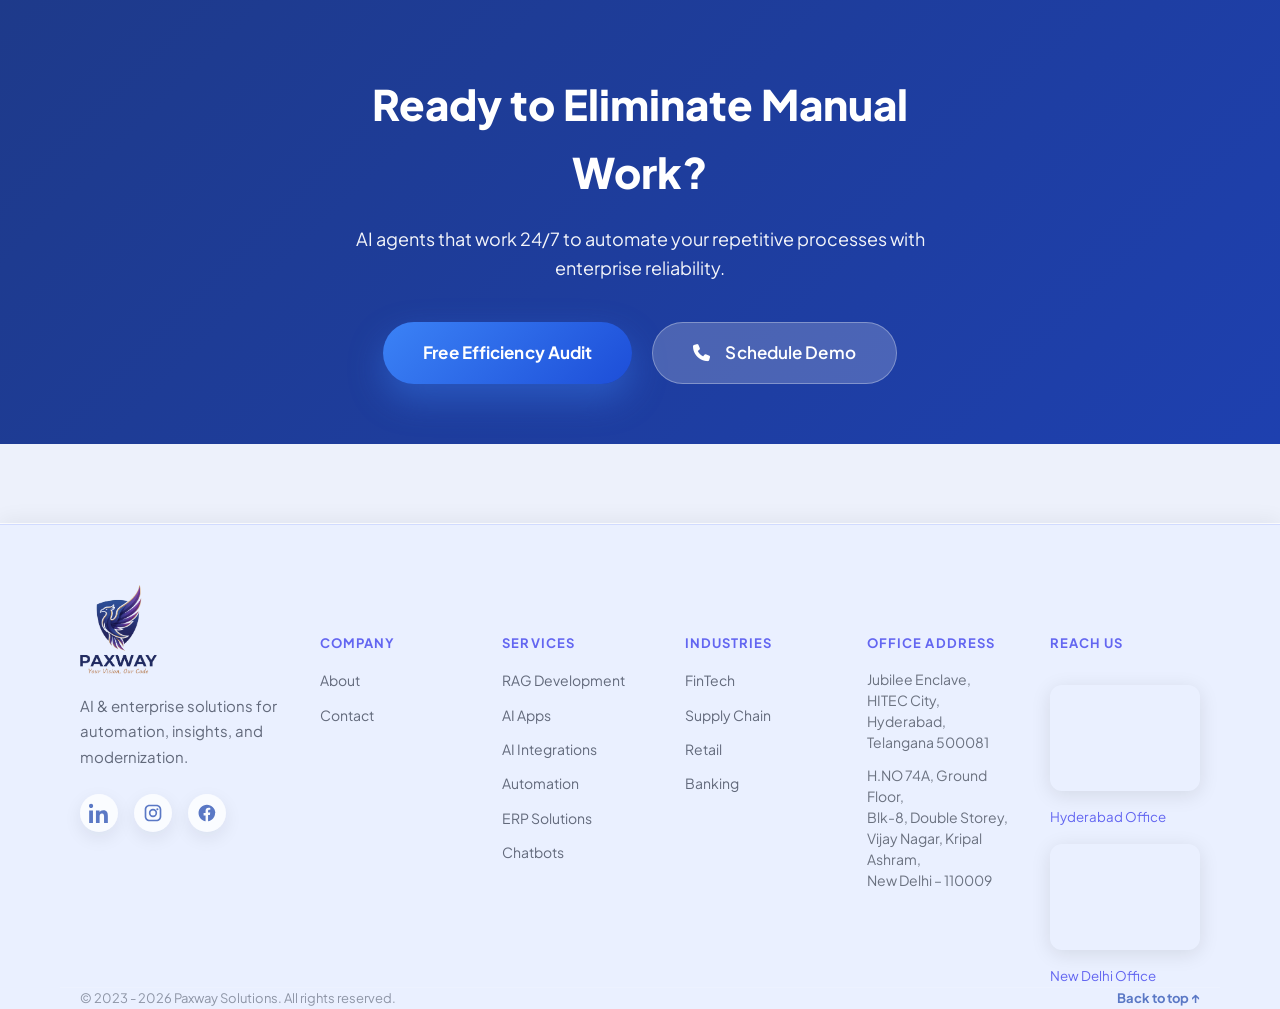
<file: service-automation.html>
<!doctype html>
<html lang="en">
<head>
  <meta charset="utf-8"/>
  <meta name="viewport" content="width=device-width, initial-scale=1"/>
  <title>Business Automation — Paxway</title>
  <link rel="stylesheet" href="assets/css/styles.css">
  <link href="https://fonts.googleapis.com/css2?family=Plus+Jakarta+Sans:wght@300;400;500;600;700;800&display=swap" rel="stylesheet">
  <link rel="stylesheet" href="https://cdnjs.cloudflare.com/ajax/libs/font-awesome/6.4.0/css/all.min.css">
  <style>
    :root {
      --primary: #6366f1;
      --accent: #8b5cf6;
      --text-secondary: #6b7280;
      --border-light: #e5e7eb;
    }

    * { margin: 0; padding: 0; box-sizing: border-box; }
    body { font-family: 'Plus Jakarta Sans', sans-serif; line-height: 1.6; color: #1f2937; }
    .container { max-width: 1200px; margin: 0 auto; padding: 0 20px; }
    .btn {
      transition: all 0.3s cubic-bezier(0.25,0.46,0.45,0.94);
      display: inline-flex; align-items: center; justify-content: center;
      text-decoration: none;
    }
    .btn:hover { transform: translateY(-2px); box-shadow: 0 20px 40px rgba(0,0,0,0.3); }
  </style>
</head>
<body>
<div id="header-container"></div>

<main>
  <!-- 80vh HERO - ULTRA TIGHT 2-LINE PARAGRAPH -->
  <section class="hero" style="min-height: 80vh; padding: 140px 0 60px; background: linear-gradient(145deg, #667eea 0%, #764ba2 50%, #f093fb 100%); position:relative; overflow:hidden;">
    <div class="container" style="position:relative; z-index:2;">
      <!-- HERO STACK - MOBILE FIRST (IMAGE TOP) -->
      <div class="hero-stack">
        <!-- IMAGE FIRST (MOBILE/TABLET) -->
        <div class="hero-image-section">
          <div class="service-image-container">
            <img src="images/s4.jpeg" alt="Business Automation" class="service-image">
          </div>
        </div>

        <!-- ULTRA TIGHT CONTENT - 2 LINE PARAGRAPH -->
        <div class="hero-content-section">
          <h1 style="margin:8px 0 12px 0; font-size:clamp(40px, 5.5vw, 56px); font-weight:800; background:linear-gradient(135deg, #ffffff 0%, #f8faff 100%); -webkit-background-clip:text; -webkit-text-fill-color:transparent; line-height:1.15;">Intelligent Automation</h1>

          <p class="hero-description" style="font-size:18px; line-height:1.5; color:rgba(255,255,255,0.95); margin-bottom:24px; max-width:420px;">
            AI agents automate documents, leads, & workflows 24/7.
          </p>

          <!-- BUTTONS -->
          <div class="hero-buttons">
            <a href="contact.html" class="btn primary-btn" style="background:linear-gradient(135deg, #ff6b6b, #ee5a52); color:white; padding:18px 36px; font-size:16px; font-weight:700; border-radius:50px; border:none; box-shadow:0 12px 30px rgba(255,107,107,0.4);">Free Efficiency Audit</a>
            <a href="#offers" class="btn secondary-btn" style="background:rgba(255,255,255,0.2); color:white; padding:18px 36px; font-size:16px; font-weight:600; border:1px solid rgba(255,255,255,0.3); border-radius:50px;">View Solutions</a>
          </div>
        </div>
      </div>
    </div>
  </section>

  <!-- ENTERPRISE AUTOMATION SOLUTIONS - TOP LINE ANIMATION -->
  <section id="offers" style="padding:80px 0; background:#fafbff;">
    <div class="container">
      <div class="section-header" style="text-align:center; max-width:800px; margin:0 auto 64px auto;">
        <span class="badge" style="background:linear-gradient(135deg, #a855f7, #9333ea); color:white; padding:10px 24px; border-radius:50px; font-weight:700;">What We Automate</span>
        <h2 style="font-size:clamp(34px, 4.5vw, 46px); font-weight:800; margin:20px 0 16px 0; color:var(--primary);">Intelligent Process Automation</h2>
        <p style="font-size:18px; color:var(--text-secondary);">AI-powered agents that execute complex workflows with human-level accuracy and enterprise scalability.</p>
      </div>

      <div class="usp-grid">
        <div class="usp-card">
          <div class="offer-icon" style="width:64px; height:64px; background:linear-gradient(135deg, #667eea, #764ba2); border-radius:16px; display:flex; align-items:center; justify-content:center; margin:0 auto 24px;">
            <i class="fas fa-file-alt" style="color:white; font-size:24px;"></i>
          </div>
          <h3 class="usp-title">Document Automation</h3>
          <p>Intelligent OCR, data extraction, contract analysis, invoice processing with 99.5% accuracy and zero manual review.</p>
        </div>

        <div class="usp-card">
          <div class="offer-icon" style="width:64px; height:64px; background:linear-gradient(135deg, #10b981, #059669); border-radius:16px; display:flex; align-items:center; justify-content:center; margin:0 auto 24px;">
            <i class="fas fa-filter" style="color:white; font-size:24px;"></i>
          </div>
          <h3 class="usp-title">Lead Qualification</h3>
          <p>AI-driven scoring, intent detection, personalized outreach, and pipeline acceleration with 3x conversion improvement.</p>
        </div>

        <div class="usp-card">
          <div class="offer-icon" style="width:64px; height:64px; background:linear-gradient(135deg, #f59e0b, #d97706); border-radius:16px; display:flex; align-items:center; justify-content:center; margin:0 auto 24px;">
            <i class="fas fa-chart-line" style="color:white; font-size:24px;"></i>
          </div>
          <h3 class="usp-title">Reporting Automation</h3>
          <p>Automated insights, executive dashboards, KPI tracking, and anomaly detection delivered daily/weekly/monthly.</p>
        </div>
      </div>
    </div>
  </section>

  <!-- CTA SECTION -->
  <section class="cta-section" style="padding:80px 0 60px 0; background:linear-gradient(135deg, #1e3a8a 0%, #1e40af 100%); color:white; text-align:center;">
    <div class="container">
      <div class="cta-content" style="max-width:600px; margin:0 auto;">
        <h2 style="font-size:clamp(32px, 4vw, 42px); font-weight:800; margin:0 0 20px 0;">Ready to Eliminate Manual Work?</h2>
        <p style="font-size:18px; margin:0 0 40px 0; opacity:0.95;">AI agents that work 24/7 to automate your repetitive processes with enterprise reliability.</p>
        <div class="cta-buttons" style="display:flex; gap:20px; justify-content:center; flex-wrap:wrap;">
          <a href="contact.html" class="btn primary-btn" style="background:linear-gradient(135deg, #3b82f6, #1d4ed8); color:white; padding:16px 40px; font-size:17px; font-weight:700; border-radius:50px; border:none; box-shadow:0 15px 35px rgba(59,130,246,0.4);">
            Free Efficiency Audit
          </a>
          <a href="tel:+1234567890" class="btn secondary-btn" style="background:rgba(255,255,255,0.2); color:white; padding:16px 40px; font-size:17px; font-weight:600; border:1px solid rgba(255,255,255,0.3); border-radius:50px;">
            <i class="fas fa-phone" style="margin-right:8px;"></i>Schedule Demo
          </a>
        </div>
      </div>
    </div>
  </section>
</main>

<div id="footer-container"></div>
<script src="assets/js/include.js"></script>
<script src="assets/js/main.js"></script>

<style>
  /* HERO IMAGE */
  .service-image-container {
    width: 100%; height: 320px; line-height: 0; border-radius: 28px;
    overflow: hidden; box-shadow: 0 30px 60px rgba(0,0,0,0.3);
  }
  .service-image {
    width: 100%; height: 100%; object-fit: cover; object-position: center;
    transition: transform 0.3s ease;
  }
  .service-image:hover { transform: scale(1.02); }

  /* HERO STACK - ULTRA TIGHT SPACING */
  .hero-stack { display: flex; flex-direction: column; gap: 24px; }
  .hero-content-section {
    display: flex;
    flex-direction: column;
    gap: 8px;
    text-align: center;
  }
  .hero-description {
    margin: 0 auto;
    max-width: 420px;
  }
  .hero-buttons {
    display: flex;
    gap: 16px;
    flex-wrap: wrap;
    justify-content: center;
  }

  /* USP CARDS - TOP LINE ANIMATION ONLY + ORIGINAL ICONS */
  .usp-grid {
    display: grid;
    grid-template-columns: repeat(3, 1fr);
    gap: 32px;
    max-width: 1400px;
    margin: 0 auto;
  }

  .usp-card {
    padding: 40px 32px;
    background: white;
    border-radius: 24px;
    border: 1px solid var(--border-light);
    box-shadow: 0 10px 40px rgba(0,0,0,0.08);
    position: relative;
    height: 100%;
    overflow: hidden;
    transition: all 0.4s cubic-bezier(0.25, 0.46, 0.45, 0.94);
    backdrop-filter: blur(10px);
  }

  .usp-card::before {
    content: '';
    position: absolute;
    top: 0;
    left: 0;
    right: 0;
    height: 4px;
    background: linear-gradient(90deg, #3d5afe, #667eea, #764ba2);
    transform: scaleX(0);
    transition: transform 0.4s cubic-bezier(0.25, 0.46, 0.45, 0.94);
    border-radius: 24px 24px 0 0;
  }

  .usp-card:hover {
    transform: translateY(-8px);
    box-shadow: 0 20px 60px rgba(0,0,0,0.15);
    border-color: #3d5afe;
  }

  .usp-card:hover::before {
    transform: scaleX(1);
  }

  /* ORIGINAL ICONS - NO ANIMATION */
  .offer-icon {
    transition: none !important;
  }

  .usp-title {
    font-size: 24px;
    text-align: center;
    margin: 0 0 20px 0;
    color: var(--primary);
  }

  .usp-card p {
    font-size: 16px;
    color: var(--text-secondary);
    text-align: center;
    line-height: 1.6;
    margin: 0;
  }

  /* DESKTOP LAYOUT */
  @media (min-width: 1025px) {
    .hero-stack {
      flex-direction: row;
      align-items: start;
      gap: 60px;
    }
    .hero-image-section { order: 2; flex: 1; }
    .hero-content-section {
      order: 1; flex: 1.2; text-align: left;
    }
    .hero-description {
      margin: 0 0 24px 0;
      max-width: none;
      width: 100%;
    }
    .hero-buttons { justify-content: flex-start; }
  }

  /* RESPONSIVE */
  @media (max-width: 1100px) {
    .usp-grid { grid-template-columns: repeat(2, 1fr); gap: 28px; }
  }

  @media (max-width: 1024px) {
    .hero { padding: 100px 0 50px !important; }
    .service-image-container { height: 280px !important; }
  }

  @media (max-width: 768px) {
    .container { padding: 0 16px; }
    .hero { padding: 80px 0 40px !important; }
    .usp-grid { grid-template-columns: 1fr; gap: 24px; }
    .service-image-container { height: 240px !important; }
    .hero-stack { gap: 20px !important; }
    .hero-content-section { gap: 6px !important; }
    .hero-description { max-width: 100% !important; font-size: 16px !important; }
  }

  @media (max-width: 480px) {
    .hero { padding: 70px 0 30px !important; }
    .service-image-container { height: 200px !important; }
  }
</style>
</body>
</html>
</file>
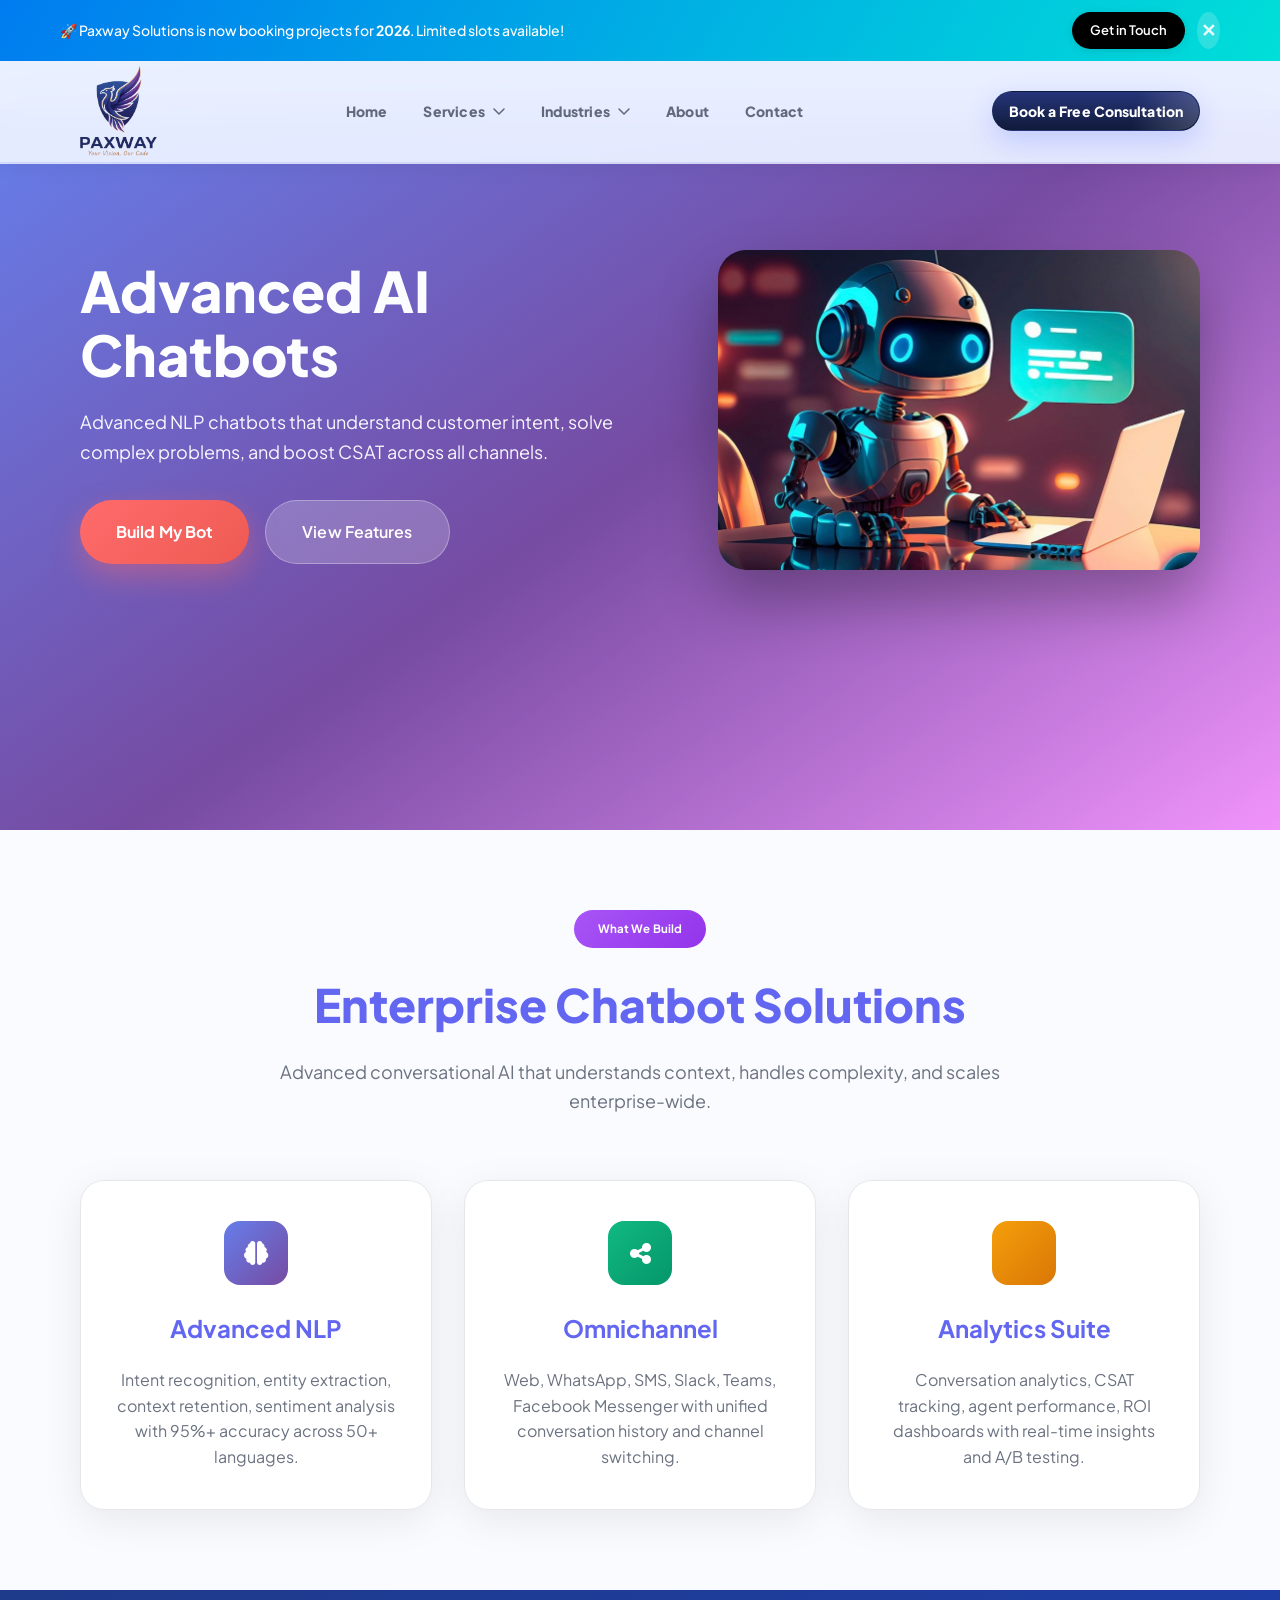
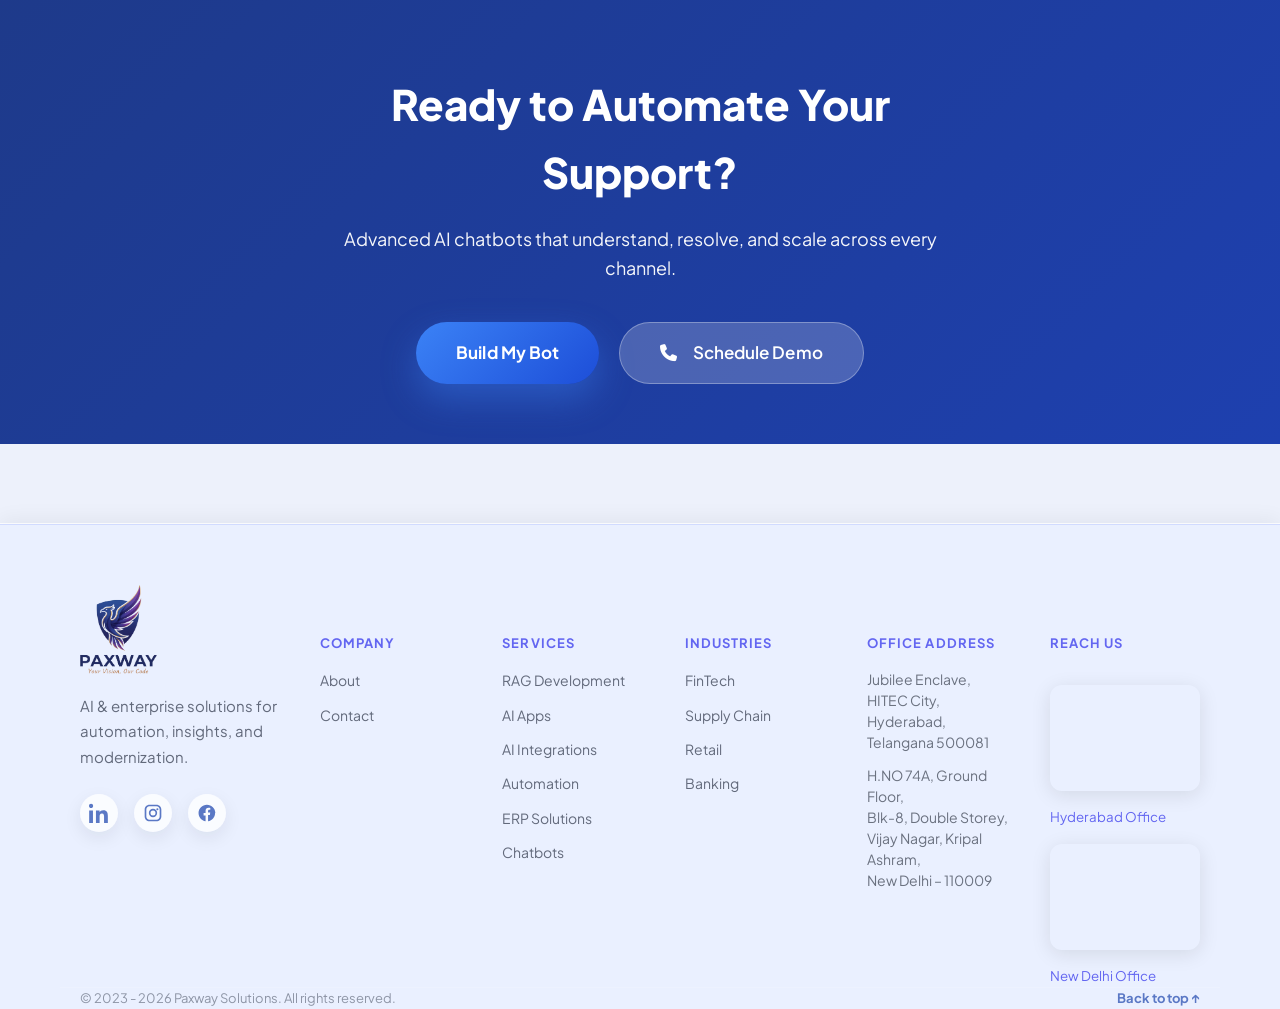
<file: service-chatbots.html>
<!doctype html>
<html lang="en">
<head>
  <meta charset="utf-8"/>
  <meta name="viewport" content="width=device-width, initial-scale=1"/>
  <title>AI Chatbots — Paxway</title>
  <link rel="stylesheet" href="assets/css/styles.css">
  <link href="https://fonts.googleapis.com/css2?family=Plus+Jakarta+Sans:wght@300;400;500;600;700;800&display=swap" rel="stylesheet">
  <link rel="stylesheet" href="https://cdnjs.cloudflare.com/ajax/libs/font-awesome/6.4.0/css/all.min.css">
  <style>
    :root {
      --primary: #6366f1;
      --accent: #8b5cf6;
      --text-secondary: #6b7280;
      --border-light: #e5e7eb;
    }

    * { margin: 0; padding: 0; box-sizing: border-box; }
    body { font-family: 'Plus Jakarta Sans', sans-serif; line-height: 1.6; color: #1f2937; }
    .container { max-width: 1200px; margin: 0 auto; padding: 0 20px; }
    .btn {
      transition: all 0.3s cubic-bezier(0.25,0.46,0.45,0.94);
      display: inline-flex; align-items: center; justify-content: center;
      text-decoration: none;
    }
    .btn:hover { transform: translateY(-2px); box-shadow: 0 20px 40px rgba(0,0,0,0.3); }
  </style>
</head>
<body>
<div id="header-container"></div>

<main>
  <!-- 80vh HERO - ULTRA TIGHT SPACING -->
  <section class="hero" style="min-height: 80vh; padding: 140px 0 60px; background: linear-gradient(145deg, #667eea 0%, #764ba2 50%, #f093fb 100%); position:relative; overflow:hidden;">
    <div class="container" style="position:relative; z-index:2;">
      <!-- HERO STACK - MOBILE FIRST (IMAGE TOP) -->
      <div class="hero-stack">
        <!-- IMAGE FIRST (MOBILE/TABLET) -->
        <div class="hero-image-section">
          <div class="service-image-container">
            <img src="images/s6.jpeg" alt="AI Chatbots" class="service-image">
          </div>
        </div>

        <!-- ULTRA TIGHT CONTENT -->
        <div class="hero-content-section">
          <h1 style="margin:8px 0 12px 0; font-size:clamp(40px, 5.5vw, 56px); font-weight:800; background:linear-gradient(135deg, #ffffff 0%, #f8faff 100%); -webkit-background-clip:text; -webkit-text-fill-color:transparent; line-height:1.15;">Advanced AI Chatbots</h1>

          <p class="hero-description" style="font-size:18px; line-height:1.7; color:rgba(255,255,255,0.95); margin-bottom:24px;">Advanced NLP chatbots that understand customer intent, solve complex problems, and boost CSAT across all channels.</p>

          <!-- BUTTONS -->
          <div class="hero-buttons">
            <a href="contact.html" class="btn primary-btn" style="background:linear-gradient(135deg, #ff6b6b, #ee5a52); color:white; padding:18px 36px; font-size:16px; font-weight:700; border-radius:50px; border:none; box-shadow:0 12px 30px rgba(255,107,107,0.4);">Build My Bot</a>
            <a href="#offers" class="btn secondary-btn" style="background:rgba(255,255,255,0.2); color:white; padding:18px 36px; font-size:16px; font-weight:600; border:1px solid rgba(255,255,255,0.3); border-radius:50px;">View Features</a>
          </div>
        </div>
      </div>
    </div>
  </section>

  <!-- ENTERPRISE CHATBOT SOLUTIONS - TOP LINE ANIMATION -->
  <section id="offers" style="padding:80px 0; background:#fafbff;">
    <div class="container">
      <div class="section-header" style="text-align:center; max-width:800px; margin:0 auto 64px auto;">
        <span class="badge" style="background:linear-gradient(135deg, #a855f7, #9333ea); color:white; padding:10px 24px; border-radius:50px; font-weight:700;">What We Build</span>
        <h2 style="font-size:clamp(34px, 4.5vw, 46px); font-weight:800; margin:20px 0 16px 0; color:var(--primary);">Enterprise Chatbot Solutions</h2>
        <p style="font-size:18px; color:var(--text-secondary);">Advanced conversational AI that understands context, handles complexity, and scales enterprise-wide.</p>
      </div>

      <div class="usp-grid">
        <div class="usp-card">
          <div class="offer-icon" style="width:64px; height:64px; background:linear-gradient(135deg, #667eea, #764ba2); border-radius:16px; display:flex; align-items:center; justify-content:center; margin:0 auto 24px;">
            <i class="fas fa-brain" style="color:white; font-size:24px;"></i>
          </div>
          <h3 class="usp-title">Advanced NLP</h3>
          <p>Intent recognition, entity extraction, context retention, sentiment analysis with 95%+ accuracy across 50+ languages.</p>
        </div>

        <div class="usp-card">
          <div class="offer-icon" style="width:64px; height:64px; background:linear-gradient(135deg, #10b981, #059669); border-radius:16px; display:flex; align-items:center; justify-content:center; margin:0 auto 24px;">
            <i class="fas fa-share-alt" style="color:white; font-size:24px;"></i>
          </div>
          <h3 class="usp-title">Omnichannel</h3>
          <p>Web, WhatsApp, SMS, Slack, Teams, Facebook Messenger with unified conversation history and channel switching.</p>
        </div>

        <div class="usp-card">
          <div class="offer-icon" style="width:64px; height:64px; background:linear-gradient(135deg, #f59e0b, #d97706); border-radius:16px; display:flex; align-items:center; justify-content:center; margin:0 auto 24px;">
            <i class="fas fa-analytics" style="color:white; font-size:24px;"></i>
          </div>
          <h3 class="usp-title">Analytics Suite</h3>
          <p>Conversation analytics, CSAT tracking, agent performance, ROI dashboards with real-time insights and A/B testing.</p>
        </div>
      </div>
    </div>
  </section>

  <!-- CTA SECTION -->
  <section class="cta-section" style="padding:80px 0 60px 0; background:linear-gradient(135deg, #1e3a8a 0%, #1e40af 100%); color:white; text-align:center;">
    <div class="container">
      <div class="cta-content" style="max-width:600px; margin:0 auto;">
        <h2 style="font-size:clamp(32px, 4vw, 42px); font-weight:800; margin:0 0 20px 0;">Ready to Automate Your Support?</h2>
        <p style="font-size:18px; margin:0 0 40px 0; opacity:0.95;">Advanced AI chatbots that understand, resolve, and scale across every channel.</p>
        <div class="cta-buttons" style="display:flex; gap:20px; justify-content:center; flex-wrap:wrap;">
          <a href="contact.html" class="btn primary-btn" style="background:linear-gradient(135deg, #3b82f6, #1d4ed8); color:white; padding:16px 40px; font-size:17px; font-weight:700; border-radius:50px; border:none; box-shadow:0 15px 35px rgba(59,130,246,0.4);">
            Build My Bot
          </a>
          <a href="tel:+1234567890" class="btn secondary-btn" style="background:rgba(255,255,255,0.2); color:white; padding:16px 40px; font-size:17px; font-weight:600; border:1px solid rgba(255,255,255,0.3); border-radius:50px;">
            <i class="fas fa-phone" style="margin-right:8px;"></i>Schedule Demo
          </a>
        </div>
      </div>
    </div>
  </section>
</main>

<div id="footer-container"></div>
<script src="assets/js/include.js"></script>
<script src="assets/js/main.js"></script>

<style>
  /* HERO IMAGE */
  .service-image-container {
    width: 100%; height: 320px; line-height: 0; border-radius: 28px;
    overflow: hidden; box-shadow: 0 30px 60px rgba(0,0,0,0.3);
  }
  .service-image {
    width: 100%; height: 100%; object-fit: cover; object-position: center;
    transition: transform 0.3s ease;
  }
  .service-image:hover { transform: scale(1.02); }

  /* HERO STACK - ULTRA TIGHT SPACING */
  .hero-stack { display: flex; flex-direction: column; gap: 24px; }
  .hero-content-section {
    display: flex;
    flex-direction: column;
    gap: 8px;
    text-align: center;
  }
  .hero-description {
    margin: 0 auto;
    max-width: 480px;
  }
  .hero-buttons {
    display: flex;
    gap: 16px;
    flex-wrap: wrap;
    justify-content: center;
  }

  /* USP CARDS - TOP LINE ANIMATION ONLY + ORIGINAL ICONS */
  .usp-grid {
    display: grid;
    grid-template-columns: repeat(3, 1fr);
    gap: 32px;
    max-width: 1400px;
    margin: 0 auto;
  }

  .usp-card {
    padding: 40px 32px;
    background: white;
    border-radius: 24px;
    border: 1px solid var(--border-light);
    box-shadow: 0 10px 40px rgba(0,0,0,0.08);
    position: relative;
    height: 100%;
    overflow: hidden;
    transition: all 0.4s cubic-bezier(0.25, 0.46, 0.45, 0.94);
    backdrop-filter: blur(10px);
  }

  .usp-card::before {
    content: '';
    position: absolute;
    top: 0;
    left: 0;
    right: 0;
    height: 4px;
    background: linear-gradient(90deg, #3d5afe, #667eea, #764ba2);
    transform: scaleX(0);
    transition: transform 0.4s cubic-bezier(0.25, 0.46, 0.45, 0.94);
    border-radius: 24px 24px 0 0;
  }

  .usp-card:hover {
    transform: translateY(-8px);
    box-shadow: 0 20px 60px rgba(0,0,0,0.15);
    border-color: #3d5afe;
  }

  .usp-card:hover::before {
    transform: scaleX(1);
  }

  /* ORIGINAL ICONS - NO ANIMATION */
  .offer-icon {
    transition: none !important;
  }

  .usp-title {
    font-size: 24px;
    text-align: center;
    margin: 0 0 20px 0;
    color: var(--primary);
  }

  .usp-card p {
    font-size: 16px;
    color: var(--text-secondary);
    text-align: center;
    line-height: 1.6;
    margin: 0;
  }

  /* DESKTOP LAYOUT */
  @media (min-width: 1025px) {
    .hero-stack {
      flex-direction: row;
      align-items: start;
      gap: 60px;
    }
    .hero-image-section { order: 2; flex: 1; }
    .hero-content-section {
      order: 1; flex: 1.2; text-align: left;
    }
    .hero-description {
      margin: 0 0 24px 0;
      max-width: none;
      width: 100%;
    }
    .hero-buttons { justify-content: flex-start; }
  }

  /* RESPONSIVE */
  @media (max-width: 1100px) {
    .usp-grid { grid-template-columns: repeat(2, 1fr); gap: 28px; }
  }

  @media (max-width: 1024px) {
    .hero { padding: 100px 0 50px !important; }
    .service-image-container { height: 280px !important; }
  }

  @media (max-width: 768px) {
    .container { padding: 0 16px; }
    .hero { padding: 80px 0 40px !important; }
    .usp-grid { grid-template-columns: 1fr; gap: 24px; }
    .service-image-container { height: 240px !important; }
    .hero-stack { gap: 20px !important; }
    .hero-content-section { gap: 6px !important; }
  }

  @media (max-width: 480px) {
    .hero { padding: 70px 0 30px !important; }
    .service-image-container { height: 200px !important; }
  }
</style>
</body>
</html>
</file>
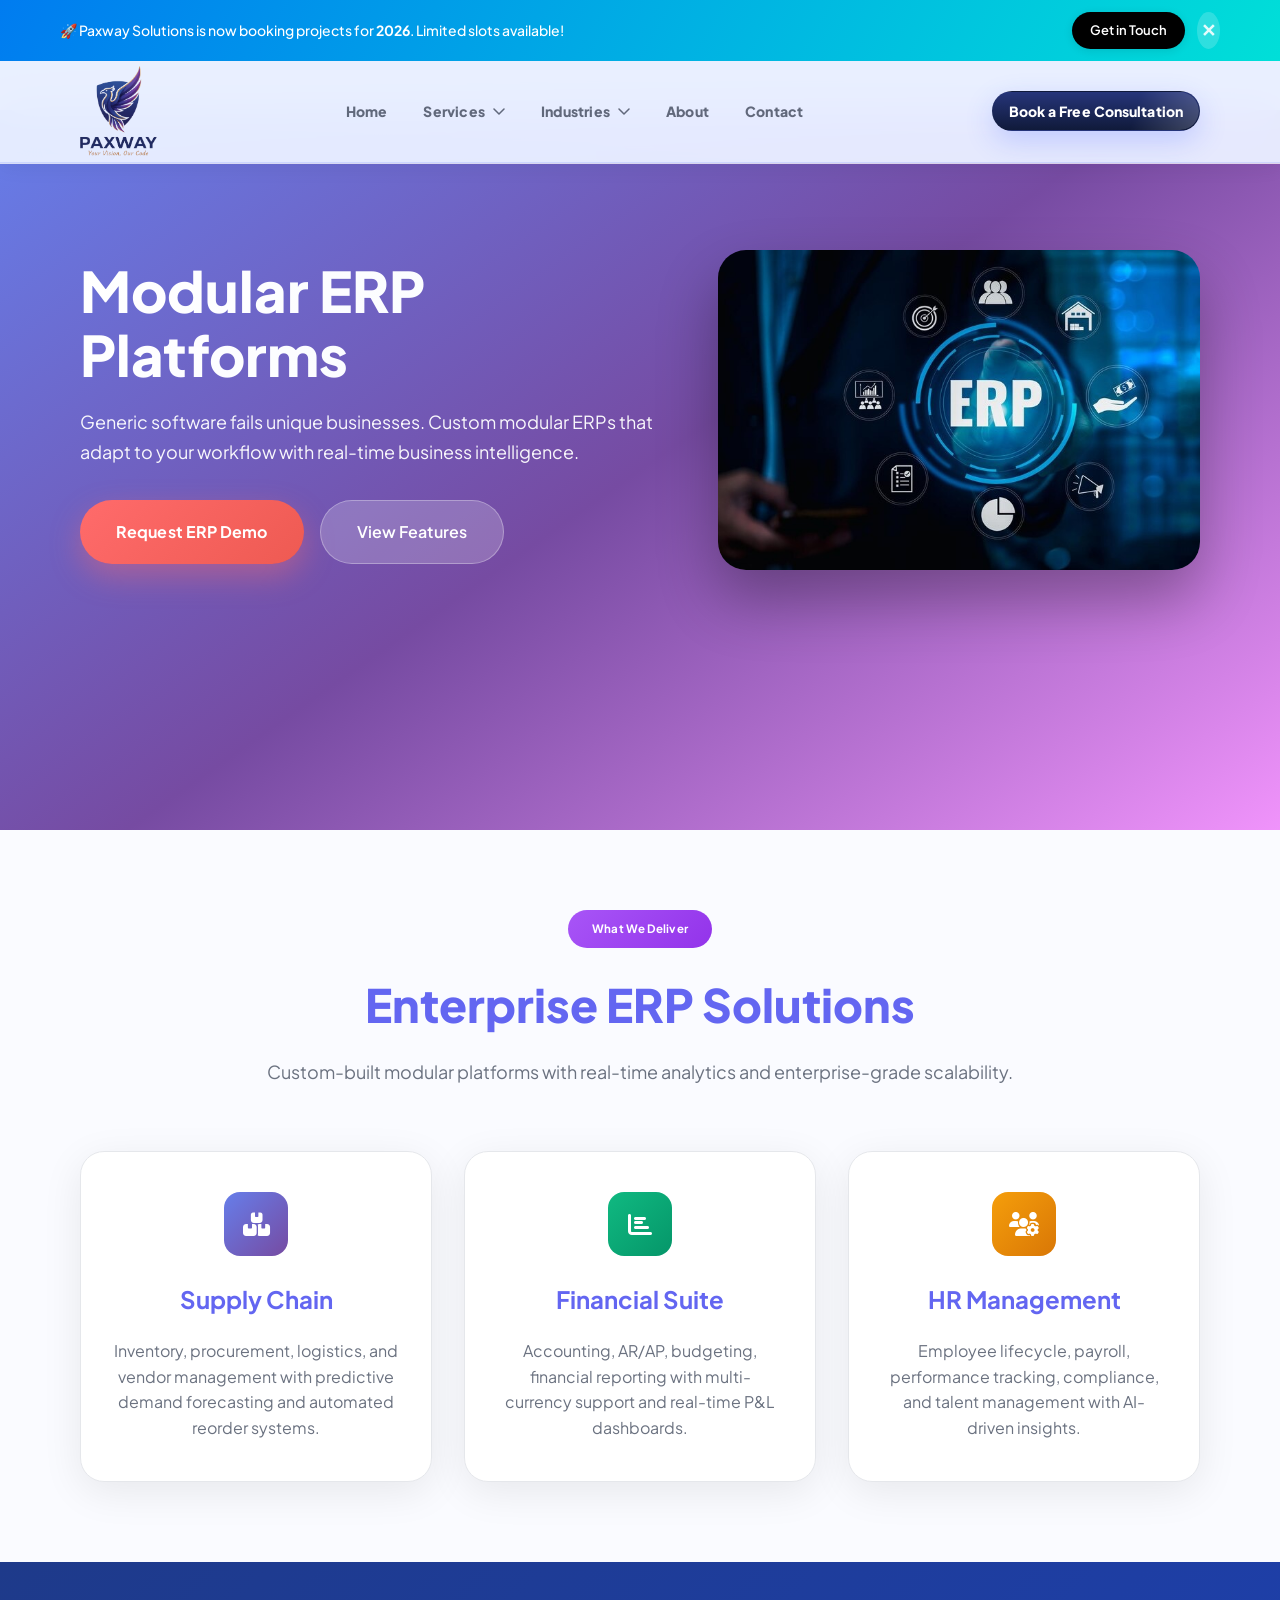
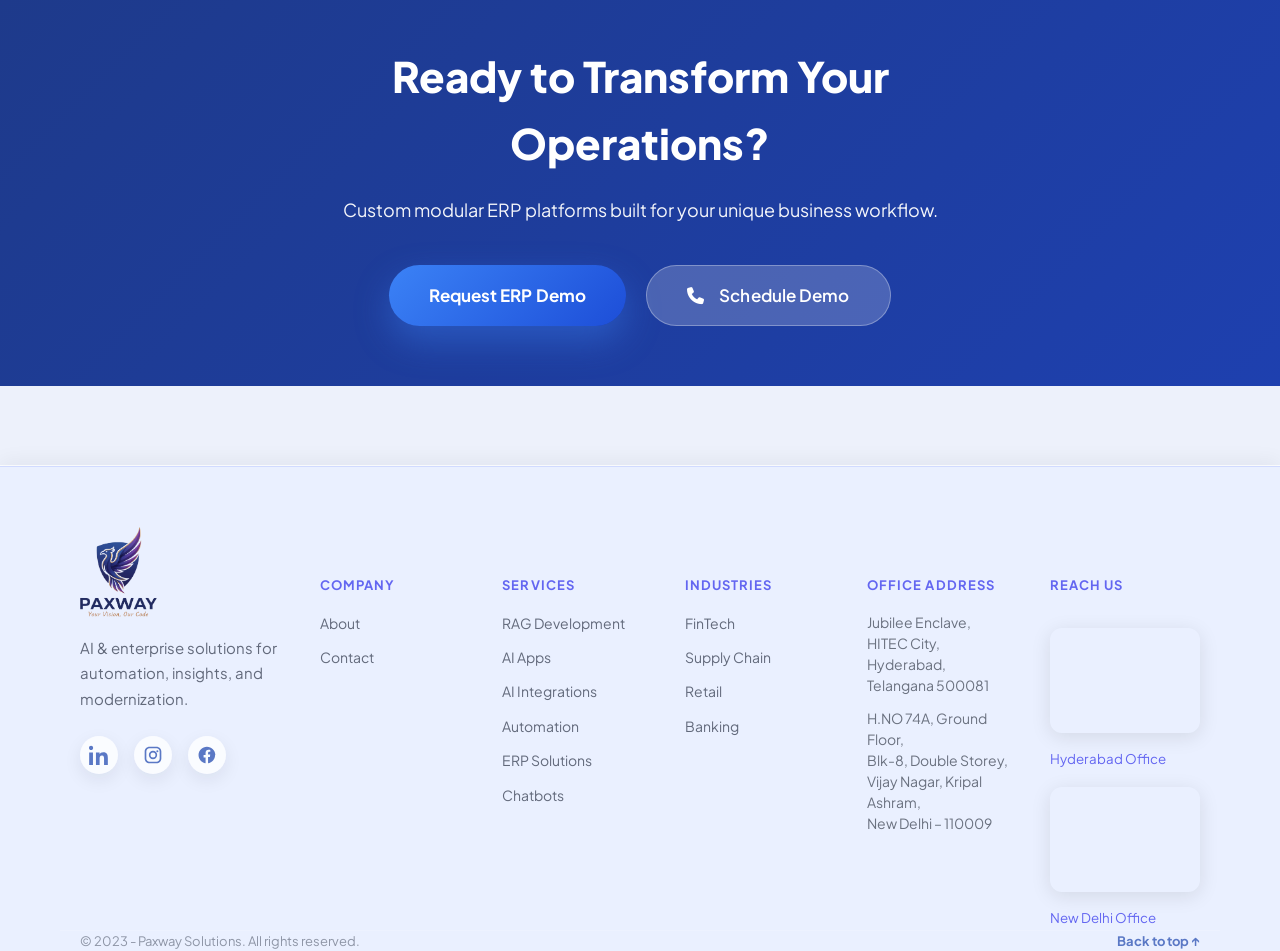
<file: service-erp.html>
<!doctype html>
<html lang="en">
<head>
  <meta charset="utf-8"/>
  <meta name="viewport" content="width=device-width, initial-scale=1"/>
  <title>ERP Solutions — Paxway</title>
  <link rel="stylesheet" href="assets/css/styles.css">
  <link href="https://fonts.googleapis.com/css2?family=Plus+Jakarta+Sans:wght@300;400;500;600;700;800&display=swap" rel="stylesheet">
  <link rel="stylesheet" href="https://cdnjs.cloudflare.com/ajax/libs/font-awesome/6.4.0/css/all.min.css">
  <style>
    :root {
      --primary: #6366f1;
      --accent: #8b5cf6;
      --text-secondary: #6b7280;
      --border-light: #e5e7eb;
    }

    * { margin: 0; padding: 0; box-sizing: border-box; }
    body { font-family: 'Plus Jakarta Sans', sans-serif; line-height: 1.6; color: #1f2937; }
    .container { max-width: 1200px; margin: 0 auto; padding: 0 20px; }
    .btn {
      transition: all 0.3s cubic-bezier(0.25,0.46,0.45,0.94);
      display: inline-flex; align-items: center; justify-content: center;
      text-decoration: none;
    }
    .btn:hover { transform: translateY(-2px); box-shadow: 0 20px 40px rgba(0,0,0,0.3); }
  </style>
</head>
<body>
<div id="header-container"></div>

<main>
  <!-- 80vh HERO - ULTRA TIGHT SPACING -->
  <section class="hero" style="min-height: 80vh; padding: 140px 0 60px; background: linear-gradient(145deg, #667eea 0%, #764ba2 50%, #f093fb 100%); position:relative; overflow:hidden;">
    <div class="container" style="position:relative; z-index:2;">
      <!-- HERO STACK - MOBILE FIRST (IMAGE TOP) -->
      <div class="hero-stack">
        <!-- IMAGE FIRST (MOBILE/TABLET) -->
        <div class="hero-image-section">
          <div class="service-image-container">
            <img src="images/s5.jpeg" alt="ERP Solutions" class="service-image">
          </div>
        </div>

        <!-- ULTRA TIGHT CONTENT -->
        <div class="hero-content-section">
          <h1 style="margin:8px 0 12px 0; font-size:clamp(40px, 5.5vw, 56px); font-weight:800; background:linear-gradient(135deg, #ffffff 0%, #f8faff 100%); -webkit-background-clip:text; -webkit-text-fill-color:transparent; line-height:1.15;">Modular ERP Platforms</h1>

          <p class="hero-description" style="font-size:18px; line-height:1.7; color:rgba(255,255,255,0.95); margin-bottom:24px;">Generic software fails unique businesses. Custom modular ERPs that adapt to your workflow with real-time business intelligence.</p>

          <!-- BUTTONS -->
          <div class="hero-buttons">
            <a href="contact.html" class="btn primary-btn" style="background:linear-gradient(135deg, #ff6b6b, #ee5a52); color:white; padding:18px 36px; font-size:16px; font-weight:700; border-radius:50px; border:none; box-shadow:0 12px 30px rgba(255,107,107,0.4);">Request ERP Demo</a>
            <a href="#offers" class="btn secondary-btn" style="background:rgba(255,255,255,0.2); color:white; padding:18px 36px; font-size:16px; font-weight:600; border:1px solid rgba(255,255,255,0.3); border-radius:50px;">View Features</a>
          </div>
        </div>
      </div>
    </div>
  </section>

  <!-- ENTERPRISE ERP SOLUTIONS - TOP LINE ANIMATION -->
  <section id="offers" style="padding:80px 0; background:#fafbff;">
    <div class="container">
      <div class="section-header" style="text-align:center; max-width:800px; margin:0 auto 64px auto;">
        <span class="badge" style="background:linear-gradient(135deg, #a855f7, #9333ea); color:white; padding:10px 24px; border-radius:50px; font-weight:700;">What We Deliver</span>
        <h2 style="font-size:clamp(34px, 4.5vw, 46px); font-weight:800; margin:20px 0 16px 0; color:var(--primary);">Enterprise ERP Solutions</h2>
        <p style="font-size:18px; color:var(--text-secondary);">Custom-built modular platforms with real-time analytics and enterprise-grade scalability.</p>
      </div>

      <div class="usp-grid">
        <div class="usp-card">
          <div class="offer-icon" style="width:64px; height:64px; background:linear-gradient(135deg, #667eea, #764ba2); border-radius:16px; display:flex; align-items:center; justify-content:center; margin:0 auto 24px;">
            <i class="fas fa-boxes" style="color:white; font-size:24px;"></i>
          </div>
          <h3 class="usp-title">Supply Chain</h3>
          <p>Inventory, procurement, logistics, and vendor management with predictive demand forecasting and automated reorder systems.</p>
        </div>

        <div class="usp-card">
          <div class="offer-icon" style="width:64px; height:64px; background:linear-gradient(135deg, #10b981, #059669); border-radius:16px; display:flex; align-items:center; justify-content:center; margin:0 auto 24px;">
            <i class="fas fa-chart-bar" style="color:white; font-size:24px;"></i>
          </div>
          <h3 class="usp-title">Financial Suite</h3>
          <p>Accounting, AR/AP, budgeting, financial reporting with multi-currency support and real-time P&L dashboards.</p>
        </div>

        <div class="usp-card">
          <div class="offer-icon" style="width:64px; height:64px; background:linear-gradient(135deg, #f59e0b, #d97706); border-radius:16px; display:flex; align-items:center; justify-content:center; margin:0 auto 24px;">
            <i class="fas fa-users-cog" style="color:white; font-size:24px;"></i>
          </div>
          <h3 class="usp-title">HR Management</h3>
          <p>Employee lifecycle, payroll, performance tracking, compliance, and talent management with AI-driven insights.</p>
        </div>
      </div>
    </div>
  </section>

  <!-- CTA SECTION -->
  <section class="cta-section" style="padding:80px 0 60px 0; background:linear-gradient(135deg, #1e3a8a 0%, #1e40af 100%); color:white; text-align:center;">
    <div class="container">
      <div class="cta-content" style="max-width:600px; margin:0 auto;">
        <h2 style="font-size:clamp(32px, 4vw, 42px); font-weight:800; margin:0 0 20px 0;">Ready to Transform Your Operations?</h2>
        <p style="font-size:18px; margin:0 0 40px 0; opacity:0.95;">Custom modular ERP platforms built for your unique business workflow.</p>
        <div class="cta-buttons" style="display:flex; gap:20px; justify-content:center; flex-wrap:wrap;">
          <a href="contact.html" class="btn primary-btn" style="background:linear-gradient(135deg, #3b82f6, #1d4ed8); color:white; padding:16px 40px; font-size:17px; font-weight:700; border-radius:50px; border:none; box-shadow:0 15px 35px rgba(59,130,246,0.4);">
            Request ERP Demo
          </a>
          <a href="tel:+1234567890" class="btn secondary-btn" style="background:rgba(255,255,255,0.2); color:white; padding:16px 40px; font-size:17px; font-weight:600; border:1px solid rgba(255,255,255,0.3); border-radius:50px;">
            <i class="fas fa-phone" style="margin-right:8px;"></i>Schedule Demo
          </a>
        </div>
      </div>
    </div>
  </section>
</main>

<div id="footer-container"></div>
<script src="assets/js/include.js"></script>
<script src="assets/js/main.js"></script>

<style>
  /* HERO IMAGE */
  .service-image-container {
    width: 100%; height: 320px; line-height: 0; border-radius: 28px;
    overflow: hidden; box-shadow: 0 30px 60px rgba(0,0,0,0.3);
  }
  .service-image {
    width: 100%; height: 100%; object-fit: cover; object-position: center;
    transition: transform 0.3s ease;
  }
  .service-image:hover { transform: scale(1.02); }

  /* HERO STACK - ULTRA TIGHT SPACING */
  .hero-stack { display: flex; flex-direction: column; gap: 24px; }
  .hero-content-section {
    display: flex;
    flex-direction: column;
    gap: 8px;
    text-align: center;
  }
  .hero-description {
    margin: 0 auto;
    max-width: 480px;
  }
  .hero-buttons {
    display: flex;
    gap: 16px;
    flex-wrap: wrap;
    justify-content: center;
  }

  /* USP CARDS - TOP LINE ANIMATION ONLY + ORIGINAL ICONS */
  .usp-grid {
    display: grid;
    grid-template-columns: repeat(3, 1fr);
    gap: 32px;
    max-width: 1400px;
    margin: 0 auto;
  }

  .usp-card {
    padding: 40px 32px;
    background: white;
    border-radius: 24px;
    border: 1px solid var(--border-light);
    box-shadow: 0 10px 40px rgba(0,0,0,0.08);
    position: relative;
    height: 100%;
    overflow: hidden;
    transition: all 0.4s cubic-bezier(0.25, 0.46, 0.45, 0.94);
    backdrop-filter: blur(10px);
  }

  .usp-card::before {
    content: '';
    position: absolute;
    top: 0;
    left: 0;
    right: 0;
    height: 4px;
    background: linear-gradient(90deg, #3d5afe, #667eea, #764ba2);
    transform: scaleX(0);
    transition: transform 0.4s cubic-bezier(0.25, 0.46, 0.45, 0.94);
    border-radius: 24px 24px 0 0;
  }

  .usp-card:hover {
    transform: translateY(-8px);
    box-shadow: 0 20px 60px rgba(0,0,0,0.15);
    border-color: #3d5afe;
  }

  .usp-card:hover::before {
    transform: scaleX(1);
  }

  /* ORIGINAL ICONS - NO ANIMATION */
  .offer-icon {
    transition: none !important;
  }

  .usp-title {
    font-size: 24px;
    text-align: center;
    margin: 0 0 20px 0;
    color: var(--primary);
  }

  .usp-card p {
    font-size: 16px;
    color: var(--text-secondary);
    text-align: center;
    line-height: 1.6;
    margin: 0;
  }

  /* DESKTOP LAYOUT */
  @media (min-width: 1025px) {
    .hero-stack {
      flex-direction: row;
      align-items: start;
      gap: 60px;
    }
    .hero-image-section { order: 2; flex: 1; }
    .hero-content-section {
      order: 1; flex: 1.2; text-align: left;
    }
    .hero-description {
      margin: 0 0 24px 0;
      max-width: none;
      width: 100%;
    }
    .hero-buttons { justify-content: flex-start; }
  }

  /* RESPONSIVE */
  @media (max-width: 1100px) {
    .usp-grid { grid-template-columns: repeat(2, 1fr); gap: 28px; }
  }

  @media (max-width: 1024px) {
    .hero { padding: 100px 0 50px !important; }
    .service-image-container { height: 280px !important; }
  }

  @media (max-width: 768px) {
    .container { padding: 0 16px; }
    .hero { padding: 80px 0 40px !important; }
    .usp-grid { grid-template-columns: 1fr; gap: 24px; }
    .service-image-container { height: 240px !important; }
    .hero-stack { gap: 20px !important; }
    .hero-content-section { gap: 6px !important; }
  }

  @media (max-width: 480px) {
    .hero { padding: 70px 0 30px !important; }
    .service-image-container { height: 200px !important; }
  }
</style>
</body>
</html>
</file>
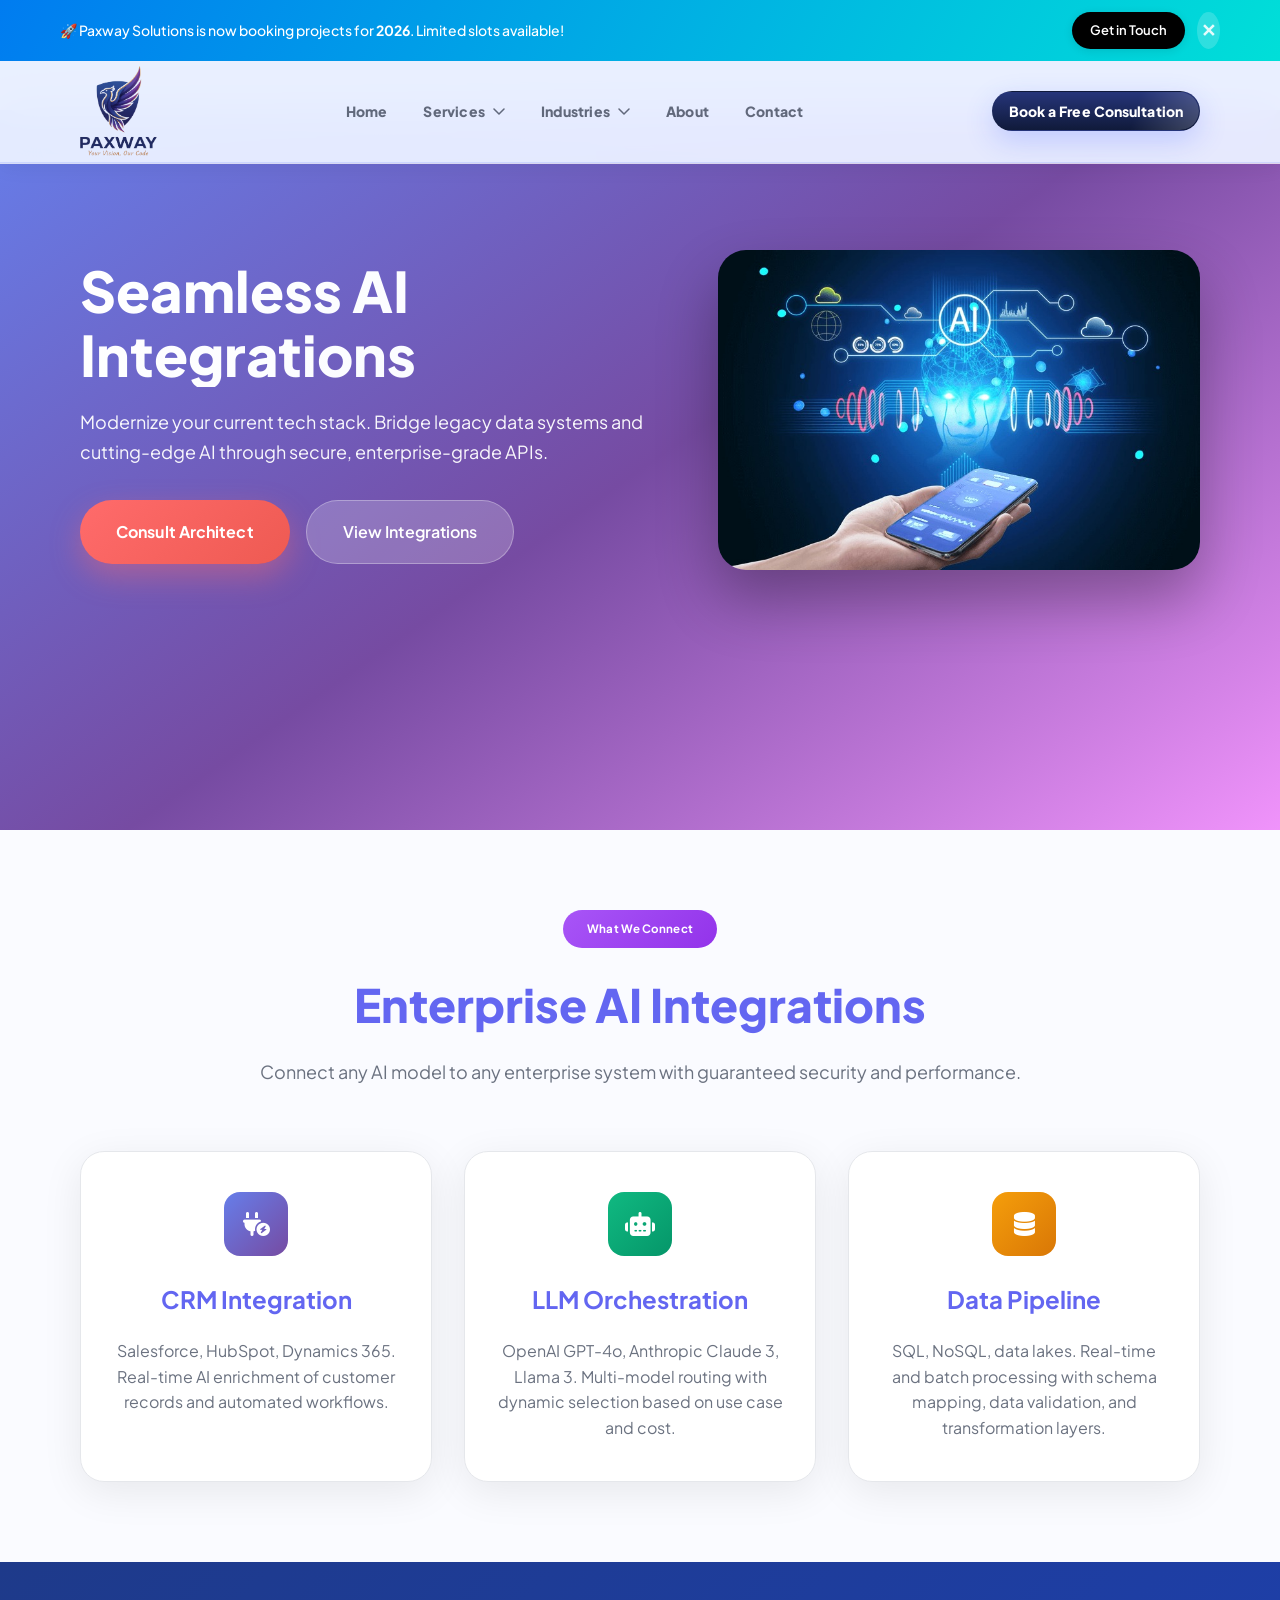
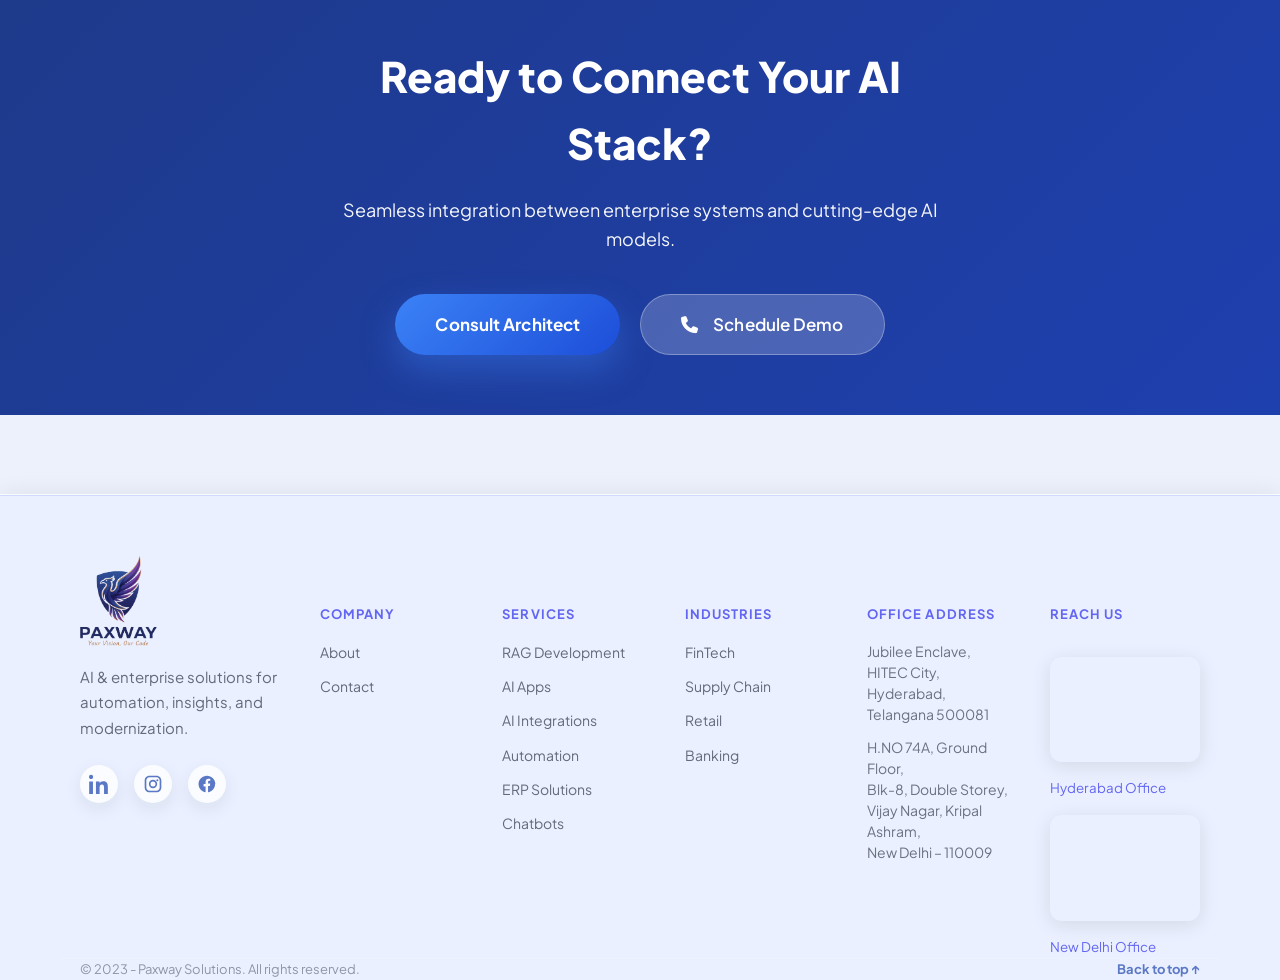
<file: service-integrations.html>
<!doctype html>
<html lang="en">
<head>
  <meta charset="utf-8"/>
  <meta name="viewport" content="width=device-width, initial-scale=1"/>
  <title>AI Integrations — Paxway</title>
  <link rel="stylesheet" href="assets/css/styles.css">
  <link href="https://fonts.googleapis.com/css2?family=Plus+Jakarta+Sans:wght@300;400;500;600;700;800&display=swap" rel="stylesheet">
  <link rel="stylesheet" href="https://cdnjs.cloudflare.com/ajax/libs/font-awesome/6.4.0/css/all.min.css">
  <style>
    :root {
      --primary: #6366f1;
      --accent: #8b5cf6;
      --text-secondary: #6b7280;
      --border-light: #e5e7eb;
    }

    * { margin: 0; padding: 0; box-sizing: border-box; }
    body { font-family: 'Plus Jakarta Sans', sans-serif; line-height: 1.6; color: #1f2937; }
    .container { max-width: 1200px; margin: 0 auto; padding: 0 20px; }
    .btn {
      transition: all 0.3s cubic-bezier(0.25,0.46,0.45,0.94);
      display: inline-flex; align-items: center; justify-content: center;
      text-decoration: none;
    }
    .btn:hover { transform: translateY(-2px); box-shadow: 0 20px 40px rgba(0,0,0,0.3); }
  </style>
</head>
<body>
<div id="header-container"></div>

<main>
  <!-- 80vh HERO - ULTRA TIGHT SPACING -->
  <section class="hero" style="min-height: 80vh; padding: 140px 0 60px; background: linear-gradient(145deg, #667eea 0%, #764ba2 50%, #f093fb 100%); position:relative; overflow:hidden;">
    <div class="container" style="position:relative; z-index:2;">
      <!-- HERO STACK - MOBILE FIRST (IMAGE TOP) -->
      <div class="hero-stack">
        <!-- IMAGE FIRST (MOBILE/TABLET) -->
        <div class="hero-image-section">
          <div class="service-image-container">
            <img src="images/s3.jpeg" alt="AI Integrations" class="service-image">
          </div>
        </div>

        <!-- ULTRA TIGHT CONTENT -->
        <div class="hero-content-section">
          <h1 style="margin:8px 0 12px 0; font-size:clamp(40px, 5.5vw, 56px); font-weight:800; background:linear-gradient(135deg, #ffffff 0%, #f8faff 100%); -webkit-background-clip:text; -webkit-text-fill-color:transparent; line-height:1.15;">Seamless AI Integrations</h1>

          <p class="hero-description" style="font-size:18px; line-height:1.7; color:rgba(255,255,255,0.95); margin-bottom:24px;">Modernize your current tech stack. Bridge legacy data systems and cutting-edge AI through secure, enterprise-grade APIs.</p>

          <!-- BUTTONS -->
          <div class="hero-buttons">
            <a href="contact.html" class="btn primary-btn" style="background:linear-gradient(135deg, #ff6b6b, #ee5a52); color:white; padding:18px 36px; font-size:16px; font-weight:700; border-radius:50px; border:none; box-shadow:0 12px 30px rgba(255,107,107,0.4);">Consult Architect</a>
            <a href="#offers" class="btn secondary-btn" style="background:rgba(255,255,255,0.2); color:white; padding:18px 36px; font-size:16px; font-weight:600; border:1px solid rgba(255,255,255,0.3); border-radius:50px;">View Integrations</a>
          </div>
        </div>
      </div>
    </div>
  </section>

  <!-- ENTERPRISE AI INTEGRATIONS - TOP LINE ANIMATION -->
  <section id="offers" style="padding:80px 0; background:#fafbff;">
    <div class="container">
      <div class="section-header" style="text-align:center; max-width:800px; margin:0 auto 64px auto;">
        <span class="badge" style="background:linear-gradient(135deg, #a855f7, #9333ea); color:white; padding:10px 24px; border-radius:50px; font-weight:700;">What We Connect</span>
        <h2 style="font-size:clamp(34px, 4.5vw, 46px); font-weight:800; margin:20px 0 16px 0; color:var(--primary);">Enterprise AI Integrations</h2>
        <p style="font-size:18px; color:var(--text-secondary);">Connect any AI model to any enterprise system with guaranteed security and performance.</p>
      </div>

      <div class="usp-grid">
        <div class="usp-card">
          <div class="offer-icon" style="width:64px; height:64px; background:linear-gradient(135deg, #667eea, #764ba2); border-radius:16px; display:flex; align-items:center; justify-content:center; margin:0 auto 24px;">
            <i class="fas fa-plug-circle-bolt" style="color:white; font-size:24px;"></i>
          </div>
          <h3 class="usp-title">CRM Integration</h3>
          <p>Salesforce, HubSpot, Dynamics 365. Real-time AI enrichment of customer records and automated workflows.</p>
        </div>

        <div class="usp-card">
          <div class="offer-icon" style="width:64px; height:64px; background:linear-gradient(135deg, #10b981, #059669); border-radius:16px; display:flex; align-items:center; justify-content:center; margin:0 auto 24px;">
            <i class="fas fa-robot" style="color:white; font-size:24px;"></i>
          </div>
          <h3 class="usp-title">LLM Orchestration</h3>
          <p>OpenAI GPT-4o, Anthropic Claude 3, Llama 3. Multi-model routing with dynamic selection based on use case and cost.</p>
        </div>

        <div class="usp-card">
          <div class="offer-icon" style="width:64px; height:64px; background:linear-gradient(135deg, #f59e0b, #d97706); border-radius:16px; display:flex; align-items:center; justify-content:center; margin:0 auto 24px;">
            <i class="fas fa-database" style="color:white; font-size:24px;"></i>
          </div>
          <h3 class="usp-title">Data Pipeline</h3>
          <p>SQL, NoSQL, data lakes. Real-time and batch processing with schema mapping, data validation, and transformation layers.</p>
        </div>
      </div>
    </div>
  </section>

  <!-- CTA SECTION -->
  <section class="cta-section" style="padding:80px 0 60px 0; background:linear-gradient(135deg, #1e3a8a 0%, #1e40af 100%); color:white; text-align:center;">
    <div class="container">
      <div class="cta-content" style="max-width:600px; margin:0 auto;">
        <h2 style="font-size:clamp(32px, 4vw, 42px); font-weight:800; margin:0 0 20px 0;">Ready to Connect Your AI Stack?</h2>
        <p style="font-size:18px; margin:0 0 40px 0; opacity:0.95;">Seamless integration between enterprise systems and cutting-edge AI models.</p>
        <div class="cta-buttons" style="display:flex; gap:20px; justify-content:center; flex-wrap:wrap;">
          <a href="contact.html" class="btn primary-btn" style="background:linear-gradient(135deg, #3b82f6, #1d4ed8); color:white; padding:16px 40px; font-size:17px; font-weight:700; border-radius:50px; border:none; box-shadow:0 15px 35px rgba(59,130,246,0.4);">
            Consult Architect
          </a>
          <a href="tel:+1234567890" class="btn secondary-btn" style="background:rgba(255,255,255,0.2); color:white; padding:16px 40px; font-size:17px; font-weight:600; border:1px solid rgba(255,255,255,0.3); border-radius:50px;">
            <i class="fas fa-phone" style="margin-right:8px;"></i>Schedule Demo
          </a>
        </div>
      </div>
    </div>
  </section>
</main>

<div id="footer-container"></div>
<script src="assets/js/include.js"></script>
<script src="assets/js/main.js"></script>

<style>
  /* HERO IMAGE */
  .service-image-container {
    width: 100%; height: 320px; line-height: 0; border-radius: 28px;
    overflow: hidden; box-shadow: 0 30px 60px rgba(0,0,0,0.3);
  }
  .service-image {
    width: 100%; height: 100%; object-fit: cover; object-position: center;
    transition: transform 0.3s ease;
  }
  .service-image:hover { transform: scale(1.02); }

  /* HERO STACK - ULTRA TIGHT SPACING */
  .hero-stack { display: flex; flex-direction: column; gap: 24px; }
  .hero-content-section {
    display: flex;
    flex-direction: column;
    gap: 8px;
    text-align: center;
  }
  .hero-description {
    margin: 0 auto;
    max-width: 480px;
  }
  .hero-buttons {
    display: flex;
    gap: 16px;
    flex-wrap: wrap;
    justify-content: center;
  }

  /* USP CARDS - TOP LINE ANIMATION ONLY + ORIGINAL ICONS */
  .usp-grid {
    display: grid;
    grid-template-columns: repeat(3, 1fr);
    gap: 32px;
    max-width: 1400px;
    margin: 0 auto;
  }

  .usp-card {
    padding: 40px 32px;
    background: white;
    border-radius: 24px;
    border: 1px solid var(--border-light);
    box-shadow: 0 10px 40px rgba(0,0,0,0.08);
    position: relative;
    height: 100%;
    overflow: hidden;
    transition: all 0.4s cubic-bezier(0.25, 0.46, 0.45, 0.94);
    backdrop-filter: blur(10px);
  }

  .usp-card::before {
    content: '';
    position: absolute;
    top: 0;
    left: 0;
    right: 0;
    height: 4px;
    background: linear-gradient(90deg, #3d5afe, #667eea, #764ba2);
    transform: scaleX(0);
    transition: transform 0.4s cubic-bezier(0.25, 0.46, 0.45, 0.94);
    border-radius: 24px 24px 0 0;
  }

  .usp-card:hover {
    transform: translateY(-8px);
    box-shadow: 0 20px 60px rgba(0,0,0,0.15);
    border-color: #3d5afe;
  }

  .usp-card:hover::before {
    transform: scaleX(1);
  }

  /* ORIGINAL ICONS - NO ANIMATION */
  .offer-icon {
    transition: none !important;
  }

  .usp-title {
    font-size: 24px;
    text-align: center;
    margin: 0 0 20px 0;
    color: var(--primary);
  }

  .usp-card p {
    font-size: 16px;
    color: var(--text-secondary);
    text-align: center;
    line-height: 1.6;
    margin: 0;
  }

  /* DESKTOP LAYOUT */
  @media (min-width: 1025px) {
    .hero-stack {
      flex-direction: row;
      align-items: start;
      gap: 60px;
    }
    .hero-image-section { order: 2; flex: 1; }
    .hero-content-section {
      order: 1; flex: 1.2; text-align: left;
    }
    .hero-description {
      margin: 0 0 24px 0;
      max-width: none;
      width: 100%;
    }
    .hero-buttons { justify-content: flex-start; }
  }

  /* RESPONSIVE */
  @media (max-width: 1100px) {
    .usp-grid { grid-template-columns: repeat(2, 1fr); gap: 28px; }
  }

  @media (max-width: 1024px) {
    .hero { padding: 100px 0 50px !important; }
    .service-image-container { height: 280px !important; }
  }

  @media (max-width: 768px) {
    .container { padding: 0 16px; }
    .hero { padding: 80px 0 40px !important; }
    .usp-grid { grid-template-columns: 1fr; gap: 24px; }
    .service-image-container { height: 240px !important; }
    .hero-stack { gap: 20px !important; }
    .hero-content-section { gap: 6px !important; }
  }

  @media (max-width: 480px) {
    .hero { padding: 70px 0 30px !important; }
    .service-image-container { height: 200px !important; }
  }
</style>
</body>
</html>
</file>
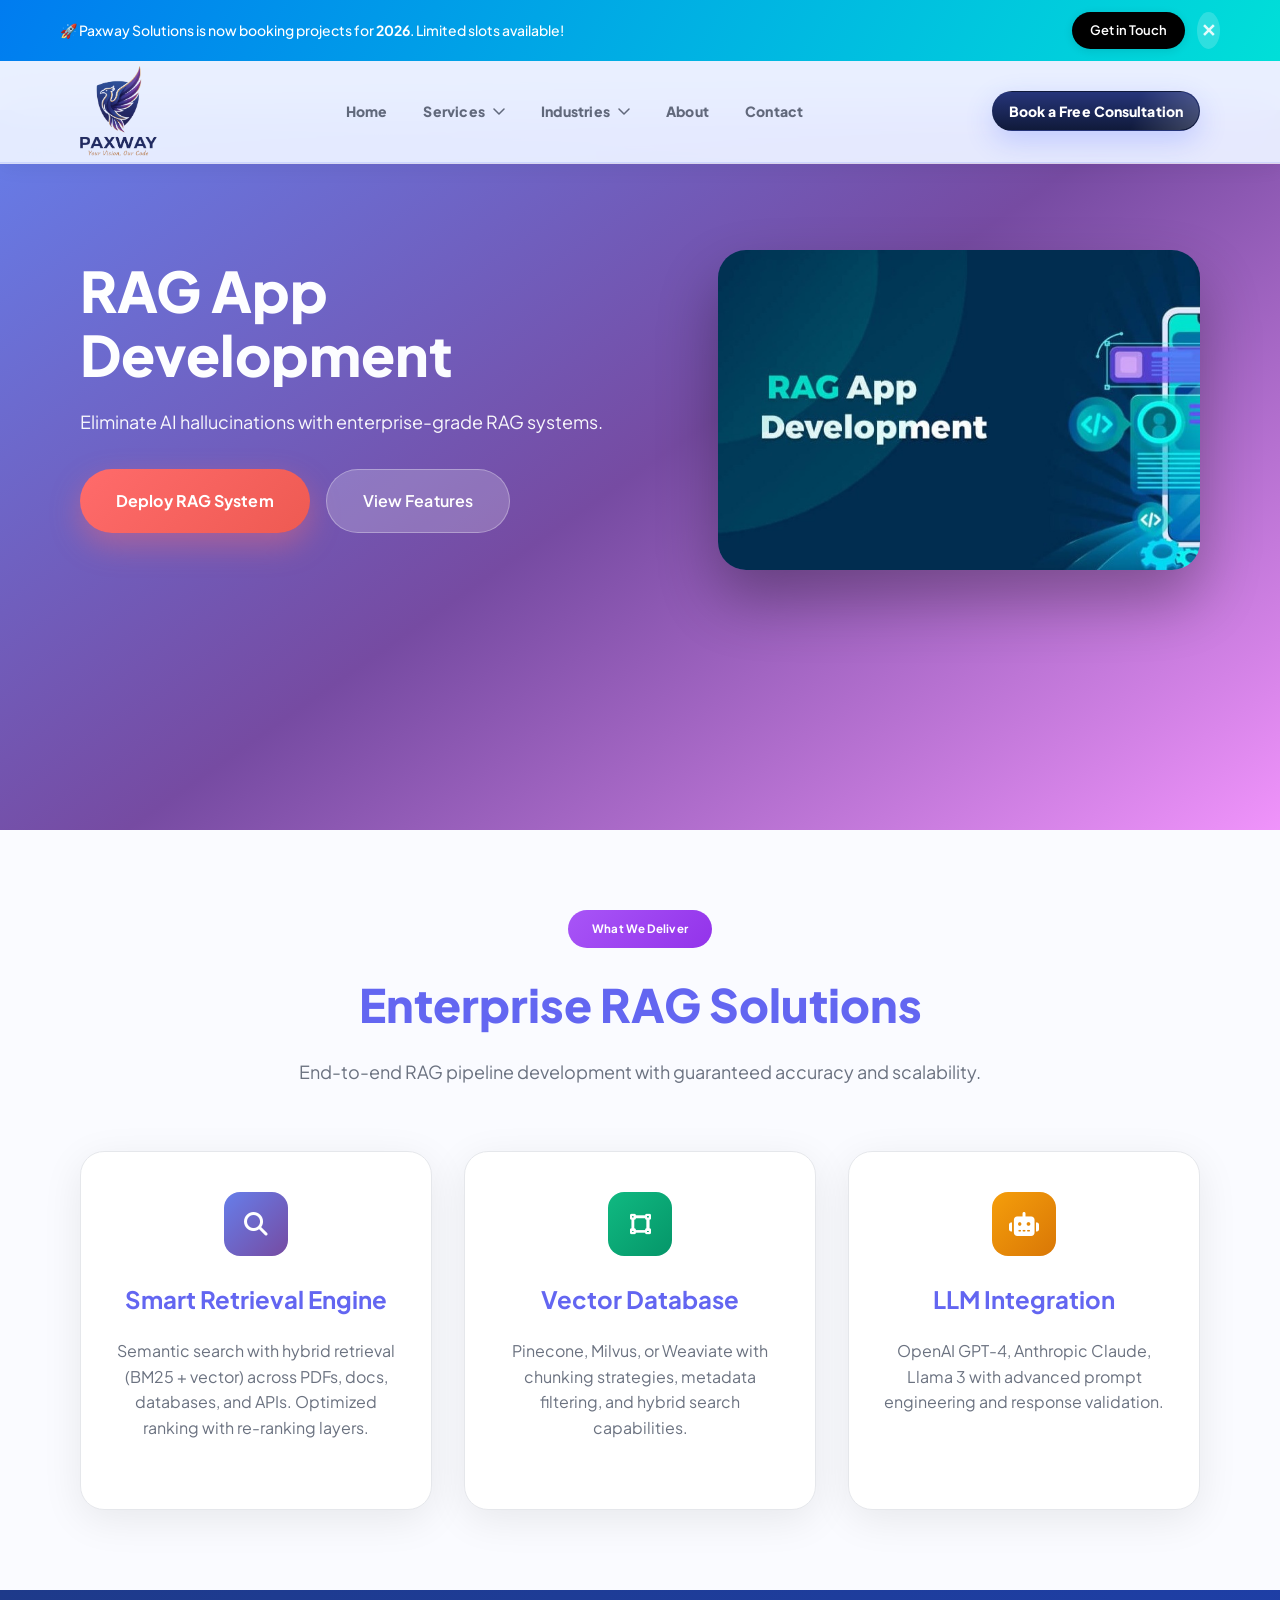
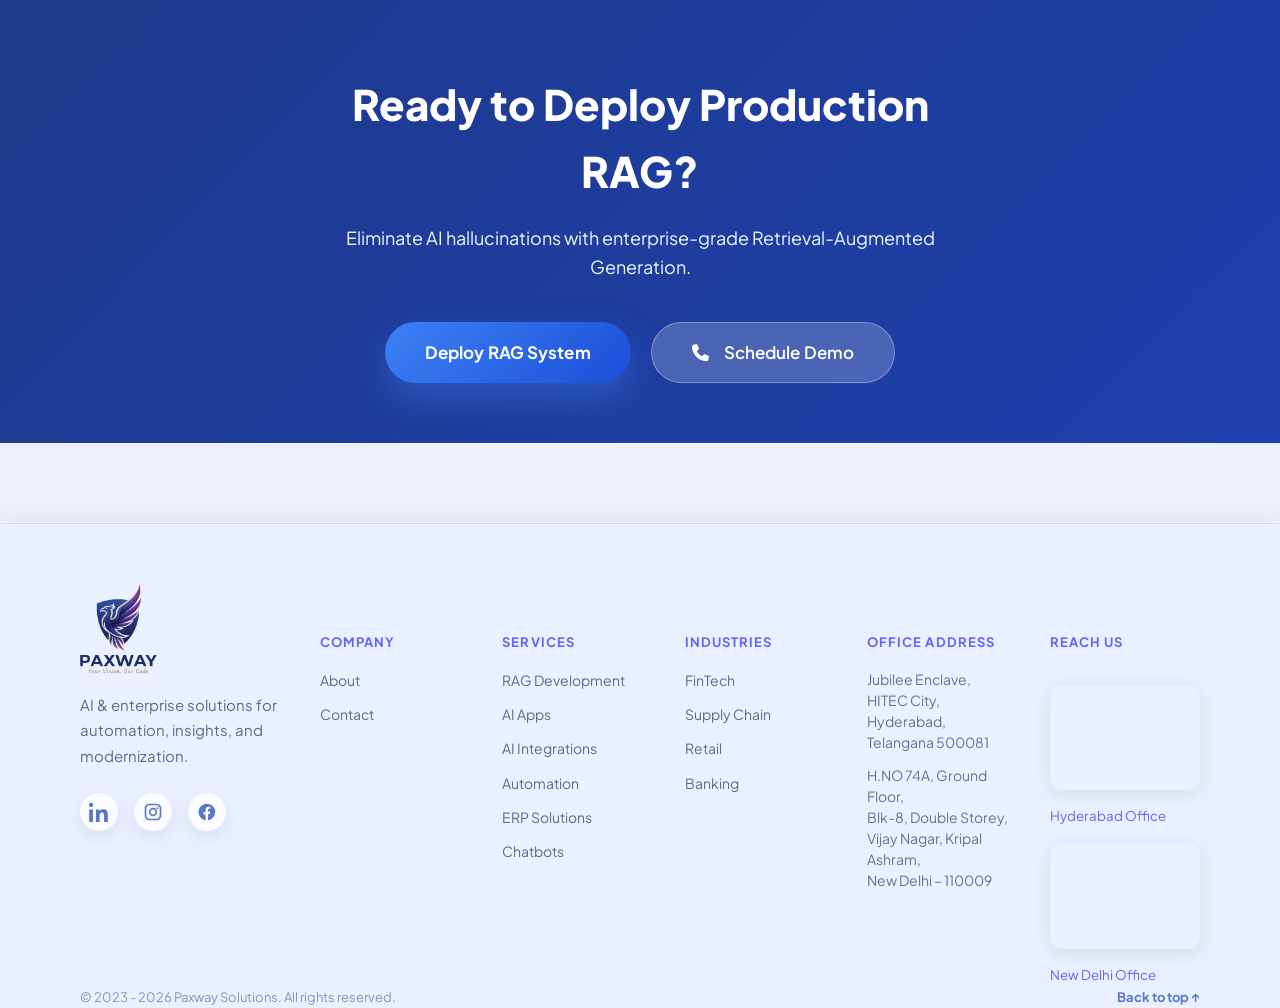
<file: service-rag.html>
<!doctype html>
<html lang="en">
<head>
  <meta charset="utf-8"/>
  <meta name="viewport" content="width=device-width, initial-scale=1"/>
  <title>RAG App Development — Paxway</title>
  <link rel="stylesheet" href="assets/css/styles.css">
  <link href="https://fonts.googleapis.com/css2?family=Plus+Jakarta+Sans:wght@300;400;500;600;700;800&display=swap" rel="stylesheet">
  <link rel="stylesheet" href="https://cdnjs.cloudflare.com/ajax/libs/font-awesome/6.4.0/css/all.min.css">
  <style>
    :root {
      --primary: #6366f1;
      --accent: #8b5cf6;
      --text-secondary: #6b7280;
      --border-light: #e5e7eb;
    }

    * { margin: 0; padding: 0; box-sizing: border-box; }
    body { font-family: 'Plus Jakarta Sans', sans-serif; line-height: 1.6; color: #1f2937; }
    .container { max-width: 1200px; margin: 0 auto; padding: 0 20px; }
    .btn {
      transition: all 0.3s cubic-bezier(0.25,0.46,0.45,0.94);
      display: inline-flex; align-items: center; justify-content: center;
      text-decoration: none;
    }
    .btn:hover { transform: translateY(-2px); box-shadow: 0 20px 40px rgba(0,0,0,0.3); }
  </style>
</head>
<body>
<div id="header-container"></div>

<main>
  <!-- 80vh HERO - ULTRA TIGHT SPACING -->
  <section class="hero" style="min-height: 80vh; padding: 140px 0 60px; background: linear-gradient(145deg, #667eea 0%, #764ba2 50%, #f093fb 100%); position:relative; overflow:hidden;">
    <div class="container" style="position:relative; z-index:2;">
      <!-- HERO STACK - MOBILE FIRST (IMAGE TOP) -->
      <div class="hero-stack">
        <!-- IMAGE FIRST (MOBILE/TABLET) -->
        <div class="hero-image-section">
          <div class="service-image-container">
            <img src="images/s1.jpeg" alt="RAG Architecture" class="service-image">
          </div>
        </div>

        <!-- ULTRA TIGHT CONTENT -->
        <div class="hero-content-section">
          <h1 style="margin:8px 0 12px 0; font-size:clamp(40px, 5.5vw, 56px); font-weight:800; background:linear-gradient(135deg, #ffffff 0%, #f8faff 100%); -webkit-background-clip:text; -webkit-text-fill-color:transparent; line-height:1.15;">RAG App Development</h1>

          <p class="hero-description" style="font-size:18px; line-height:1.7; color:rgba(255,255,255,0.95); margin-bottom:24px;">Eliminate AI hallucinations with enterprise-grade RAG systems.</p>

          <!-- BUTTONS -->
          <div class="hero-buttons">
            <a href="contact.html" class="btn primary-btn" style="background:linear-gradient(135deg, #ff6b6b, #ee5a52); color:white; padding:18px 36px; font-size:16px; font-weight:700; border-radius:50px; border:none; box-shadow:0 12px 30px rgba(255,107,107,0.4);">Deploy RAG System</a>
            <a href="#offers" class="btn secondary-btn" style="background:rgba(255,255,255,0.2); color:white; padding:18px 36px; font-size:16px; font-weight:600; border:1px solid rgba(255,255,255,0.3); border-radius:50px;">View Features</a>
          </div>
        </div>
      </div>
    </div>
  </section>

  <!-- ENTERPRISE RAG SOLUTIONS - TOP LINE ANIMATION + ORIGINAL ICONS -->
  <section id="offers" style="padding:80px 0; background:#fafbff;">
    <div class="container">
      <div class="section-header" style="text-align:center; max-width:800px; margin:0 auto 64px auto;">
        <span class="badge" style="background:linear-gradient(135deg, #a855f7, #9333ea); color:white; padding:10px 24px; border-radius:50px; font-weight:700;">What We Deliver</span>
        <h2 style="font-size:clamp(34px, 4.5vw, 46px); font-weight:800; margin:20px 0 16px 0; color:var(--primary);">Enterprise RAG Solutions</h2>
        <p style="font-size:18px; color:var(--text-secondary);">End-to-end RAG pipeline development with guaranteed accuracy and scalability.</p>
      </div>

      <div class="usp-grid">
        <div class="usp-card">
          <div class="offer-icon" style="width:64px; height:64px; background:linear-gradient(135deg, #667eea, #764ba2); border-radius:16px; display:flex; align-items:center; justify-content:center; margin:0 auto 24px;">
            <i class="fas fa-search" style="color:white; font-size:24px;"></i>
          </div>
          <h3 class="usp-title">Smart Retrieval Engine</h3>
          <p>Semantic search with hybrid retrieval (BM25 + vector) across PDFs, docs, databases, and APIs. Optimized ranking with re-ranking layers.</p>
        </div>

        <div class="usp-card">
          <div class="offer-icon" style="width:64px; height:64px; background:linear-gradient(135deg, #10b981, #059669); border-radius:16px; display:flex; align-items:center; justify-content:center; margin:0 auto 24px;">
            <i class="fas fa-vector-square" style="color:white; font-size:24px;"></i>
          </div>
          <h3 class="usp-title">Vector Database</h3>
          <p>Pinecone, Milvus, or Weaviate with chunking strategies, metadata filtering, and hybrid search capabilities.</p>
        </div>

        <div class="usp-card">
          <div class="offer-icon" style="width:64px; height:64px; background:linear-gradient(135deg, #f59e0b, #d97706); border-radius:16px; display:flex; align-items:center; justify-content:center; margin:0 auto 24px;">
            <i class="fas fa-robot" style="color:white; font-size:24px;"></i>
          </div>
          <h3 class="usp-title">LLM Integration</h3>
          <p>OpenAI GPT-4, Anthropic Claude, Llama 3 with advanced prompt engineering and response validation.</p>
        </div>
      </div>
    </div>
  </section>

  <!-- CTA SECTION -->
  <section class="cta-section" style="padding:80px 0 60px 0; background:linear-gradient(135deg, #1e3a8a 0%, #1e40af 100%); color:white; text-align:center;">
    <div class="container">
      <div class="cta-content" style="max-width:600px; margin:0 auto;">
        <h2 style="font-size:clamp(32px, 4vw, 42px); font-weight:800; margin:0 0 20px 0;">Ready to Deploy Production RAG?</h2>
        <p style="font-size:18px; margin:0 0 40px 0; opacity:0.95;">Eliminate AI hallucinations with enterprise-grade Retrieval-Augmented Generation.</p>
        <div class="cta-buttons" style="display:flex; gap:20px; justify-content:center; flex-wrap:wrap;">
          <a href="contact.html" class="btn primary-btn" style="background:linear-gradient(135deg, #3b82f6, #1d4ed8); color:white; padding:16px 40px; font-size:17px; font-weight:700; border-radius:50px; border:none; box-shadow:0 15px 35px rgba(59,130,246,0.4);">
            Deploy RAG System
          </a>
          <a href="tel:+1234567890" class="btn secondary-btn" style="background:rgba(255,255,255,0.2); color:white; padding:16px 40px; font-size:17px; font-weight:600; border:1px solid rgba(255,255,255,0.3); border-radius:50px;">
            <i class="fas fa-phone" style="margin-right:8px;"></i>Schedule Demo
          </a>
        </div>
      </div>
    </div>
  </section>
</main>

<div id="footer-container"></div>
<script src="assets/js/include.js"></script>
<script src="assets/js/main.js"></script>

<style>
  /* HERO IMAGE */
  .service-image-container {
    width: 100%; height: 320px; line-height: 0; border-radius: 28px;
    overflow: hidden; box-shadow: 0 30px 60px rgba(0,0,0,0.3);
  }
  .service-image {
    width: 100%; height: 100%; object-fit: cover; object-position: left;
    transition: transform 0.3s ease;
  }
  .service-image:hover { transform: scale(1.02); }

  /* HERO STACK - ULTRA TIGHT SPACING */
  .hero-stack { display: flex; flex-direction: column; gap: 24px; }
  .hero-content-section {
    display: flex;
    flex-direction: column;
    gap: 8px;
    text-align: center;
  }
  .hero-description {
    margin: 0 auto;
    max-width: 480px;
  }
  .hero-buttons {
    display: flex;
    gap: 16px;
    flex-wrap: wrap;
    justify-content: center;
  }

  /* USP CARDS - TOP LINE ANIMATION ONLY + ORIGINAL ICONS */
  .usp-grid {
    display: grid;
    grid-template-columns: repeat(3, 1fr);
    gap: 32px;
    max-width: 1400px;
    margin: 0 auto;
  }

  .usp-card {
    padding: 40px 32px;
    background: white;
    border-radius: 24px;
    border: 1px solid var(--border-light);
    box-shadow: 0 10px 40px rgba(0,0,0,0.08);
    position: relative;
    height: 100%;
    overflow: hidden;
    transition: all 0.4s cubic-bezier(0.25, 0.46, 0.45, 0.94);
    backdrop-filter: blur(10px);
  }

  .usp-card::before {
    content: '';
    position: absolute;
    top: 0;
    left: 0;
    right: 0;
    height: 4px;
    background: linear-gradient(90deg, #3d5afe, #667eea, #764ba2);
    transform: scaleX(0);
    transition: transform 0.4s cubic-bezier(0.25, 0.46, 0.45, 0.94);
    border-radius: 24px 24px 0 0;
  }

  .usp-card:hover {
    transform: translateY(-8px);
    box-shadow: 0 20px 60px rgba(0,0,0,0.15);
    border-color: #3d5afe;
  }

  .usp-card:hover::before {
    transform: scaleX(1);
  }

  /* ORIGINAL ICONS - NO ANIMATION */
  .offer-icon {
    transition: none !important;
  }

  .usp-title {
    font-size: 24px;
    text-align: center;
    margin: 0 0 20px 0;
    color: var(--primary);
  }

  .usp-card p {
    font-size: 16px;
    color: var(--text-secondary);
    text-align: center;
    line-height: 1.6;
    margin: 0 0 28px 0;
  }

  /* DESKTOP LAYOUT */
  @media (min-width: 1025px) {
    .hero-stack {
      flex-direction: row;
      align-items: start;
      gap: 60px;
    }
    .hero-image-section { order: 2; flex: 1; }
    .hero-content-section {
      order: 1; flex: 1.2; text-align: left;
    }
    .hero-description {
      margin: 0 0 24px 0;
      max-width: none;
      width: 100%;
    }
    .hero-buttons { justify-content: flex-start; }
  }

  /* RESPONSIVE */
  @media (max-width: 1100px) {
    .usp-grid { grid-template-columns: repeat(2, 1fr); gap: 28px; }
  }

  @media (max-width: 1024px) {
    .hero { padding: 100px 0 50px !important; }
    .service-image-container { height: 280px !important; }
  }

  @media (max-width: 768px) {
    .container { padding: 0 16px; }
    .hero { padding: 80px 0 40px !important; }
    .usp-grid { grid-template-columns: 1fr; gap: 24px; }
    .service-image-container { height: 240px !important; }
    .hero-stack { gap: 20px !important; }
    .hero-content-section { gap: 6px !important; }
  }

  @media (max-width: 480px) {
    .hero { padding: 70px 0 30px !important; }
    .service-image-container { height: 200px !important; }
  }
</style>
</body>
</html>
</file>
<file: assets/css/styles.css>
/* ============================================================
   PAXWAY — Design System CSS  (deduplicated & harmonised)
   Palette: navy #1e2a55 · electric blue #3d5afe · cream bg
   ============================================================ */

@import url('https://fonts.googleapis.com/css2?family=Plus+Jakarta+Sans:wght@400;500;600;700;800;900&display=swap');

/* ── Root tokens ─────────────────────────────────────────── */
:root {
  --primary:       #1e2a55;
  --primary-2:     #101a3a;
  --primary-light: rgba(30, 42, 85, .08);
  --accent:        #3d5afe;
  --accent-2:      #2a45e8;
  --accent-light:  rgba(61, 90, 254, .10);
  --accent-border: rgba(61, 90, 254, .22);

  --bg:            #f0f4ff;
  --surface:       #ffffff;
  --surface-2:     #f4f7ff;
  --border:        rgba(15, 23, 42, .09);
  --border-light:  rgba(15, 23, 42, .05);

  --text:          #0f172a;
  --muted:         rgba(15, 23, 42, .62);
  --muted-2:       rgba(15, 23, 42, .42);

  --shadow:        0 8px 28px rgba(15, 23, 42, .07);
  --shadow-2:      0 20px 52px rgba(15, 23, 42, .11);
  --shadow-blue:   0 10px 28px rgba(61, 90, 254, .22);
  --shadow-card:   0 2px 8px rgba(15, 23, 42, .04), 0 8px 24px rgba(15, 23, 42, .07);

  --r-12: 12px; --r-16: 16px; --r-20: 20px; --r-24: 24px; --pill: 999px;
  --container: 1160px;
  --font: 'Plus Jakarta Sans', system-ui, -apple-system, sans-serif;

  --glass-bg:           rgba(234, 240, 255, 0.96);
  --glass-border:       rgba(61, 90, 254, 0.14);
  --glass-shadow-top:    0 -1px 0 rgba(255,255,255,.75), 0 -4px 20px rgba(15,23,42,.06);
  --glass-shadow-bottom: 0 1px 0 rgba(255,255,255,.75), 0 4px 20px rgba(15,23,42,.06);

  /* Hamburger — single source of truth so every breakpoint uses same values */
  --hamburger-color:  #1e2a55;
  --hamburger-w:      22px;
  --hamburger-h:      2.5px;
  --hamburger-gap:    5px;
}

/* ── Reset & Base ────────────────────────────────────────── */
*{box-sizing:border-box;margin:0;padding:0}
html,body{height:100%}
body {
    padding-top: 110px !important;  /* Announcement(96px) + Header(80px) */
}
body{
  font-family:'Plus Jakarta Sans',system-ui,-apple-system,sans-serif;
  color:var(--text);
  background:#edf1fb;
  -webkit-font-smoothing:antialiased;
}
a{text-decoration:none;color:inherit}
img{max-width:100%;display:block}
.container{width:min(var(--container), calc(100% - 40px)); margin:0 auto}

/* ── Page-level background ───────────────────────────────── */
body::before {
  content: "";
  position: fixed;
  inset: 0;
  z-index: -2;
  background:
    radial-gradient(ellipse 80% 50% at 50% -10%, rgba(61, 90, 254, .13), transparent),
    radial-gradient(ellipse 60% 40% at 90% 20%,  rgba(30, 42, 85, .07),  transparent),
    linear-gradient(160deg, #eaf0ff 0%, #f5f8ff 40%, #fafbff 100%);
}
body::after {
  content: "";
  position: fixed;
  inset: 0;
  z-index: -1;
  background-image: radial-gradient(circle, rgba(30, 42, 85, .055) 1px, transparent 1px);
  background-size: 28px 28px;
  mask-image: radial-gradient(ellipse 100% 100% at 50% 0%, rgba(0,0,0,.7) 20%, transparent 80%);
  pointer-events: none;
}

/* ── Container ───────────────────────────────────────────── */
.container {
  width: min(var(--container), calc(100% - 40px));
  margin: 0 auto;
}
.spacer { height: 18px; }

/* ══════════════════════════════════════════════════════════
   HEADER
   ══════════════════════════════════════════════════════════ */
#header-container {
  position: sticky;
  top: 0;
  z-index: 100;
  min-height: 0;
}

.site-header {
  display: block !important;
  width: 100%;
  position: fixed;
  top: 0;
  left: 0;
  right: 0;
  z-index: 100;
  background: var(--glass-bg) !important;
  backdrop-filter: blur(20px) saturate(1.7);
  -webkit-backdrop-filter: blur(20px) saturate(1.7);
  border-bottom: 1px solid var(--glass-border);
  box-shadow: var(--glass-shadow-bottom);
  transition: box-shadow .30s ease, background .30s ease;
    transform: none !important;
}
.site-header.scrolled {
  box-shadow: 0 2px 20px rgba(15, 23, 42, .10);
}
.site-header.scrolled .header-inner { height: 58px; }
.site-header.scrolled .logo-img     { height: 34px; }

.header-inner {
  display: flex;
  align-items: center;
  justify-content: space-between;
  height: 100px;
  gap: 16px;
  flex-wrap: nowrap;
}

/* ── Brand / Logo ────────────────────────────────────────── */
.brand {
  display: flex !important;
  align-items: center;
  gap: 10px;
  font-weight: 900;
  font-size: 17px;
  letter-spacing: -.3px;
  color: var(--primary);
  flex-shrink: 0;
  text-decoration: none;
}
.brand-icon {
  width: 36px;
  height: 36px;
  border-radius: 10px;
  background: linear-gradient(135deg, #3d5afe 0%, #7c9cff 100%);
  display: flex;
  align-items: center;
  justify-content: center;
  color: #fff;
  font-weight: 900;
  font-size: 14px;
  letter-spacing: -.5px;
  box-shadow: 0 4px 12px rgba(61, 90, 254, .38);
}
.brand-name { color: var(--primary); }

.logo-img {
  height: 90px;
  width: auto;
  object-fit: contain;
  display: block;
}

/* ── Desktop Nav ─────────────────────────────────────────── */
.nav {
  display: flex;
  gap: 0;
  align-items: center;
  height: 100%;
}
.nav a {
  position: relative;
  display: flex;
  align-items: center;
  height: 68px;
  padding: 0 16px;
  font-weight: 800;
  font-size: 14px;
  color: var(--muted);
  transition: color .18s;
  letter-spacing: .2px;
  white-space: nowrap;
}
.nav a::after {
  content: '';
  position: absolute;
  bottom: 0;
  left: 16px;
  right: 16px;
  height: 2px;
  background: var(--accent);
  border-radius: 2px 2px 0 0;
  transform: scaleX(0);
  transition: transform .24s cubic-bezier(.22,.68,0,1.2);
}
.nav a:hover { color: var(--primary); }
.nav a:hover::after { transform: scaleX(1); }
.nav a.active { color: var(--accent); }
.nav a.active::after {
  transform: scaleX(1);
  background: linear-gradient(90deg, #3d5afe, #7c9cff);
}

/* ── Header actions ──────────────────────────────────────── */
.header-actions {
  display: flex;
  align-items: center;
  gap: 10px;
  flex-shrink: 0;
}

/* ══════════════════════════════════════════════════════════
   HAMBURGER BUTTON — FIXED FOR ALL SCREEN SIZES
   Key: no breakpoint overrides ever touch width/height/span
   colour. All sizing lives here as CSS vars.
   ══════════════════════════════════════════════════════════ */
.icon-btn {
  /* Hidden on desktop — shown via media query */
  display: none;

  /* Layout */
  align-items: center;
  justify-content: center;
  flex-direction: column;
  gap: var(--hamburger-gap);
  flex-shrink: 0;

  /* Size */
  width: 42px;
  height: 42px;
  padding: 10px;

  /* Appearance */
  appearance: none;
  cursor: pointer;
  border-radius: 10px;
  border: 1.5px solid rgba(30, 42, 85, .28);
  background: rgba(255, 255, 255, .95);
  box-shadow: 0 2px 10px rgba(15, 23, 42, .12);
  transition: background .20s ease, border-color .20s ease, box-shadow .20s ease;
}

.icon-btn:hover {
  background: rgba(61, 90, 254, .08);
  border-color: rgba(61, 90, 254, .38);
  box-shadow: 0 4px 16px rgba(61, 90, 254, .16);
}

/* The three lines — colour is solid var(--primary) so it NEVER disappears */
.icon-btn span {
  display: block;
  width: var(--hamburger-w);     /* 22px */
  height: var(--hamburger-h);    /* 2.5px */
  background: var(--hamburger-color);  /* solid #1e2a55 */
  border-radius: 3px;
  /* gap between lines is controlled by flex gap above */
  transition: transform .28s cubic-bezier(.22,.68,0,1.2),
              opacity   .22s ease;
  /* Remove any margin so flex gap is the only spacing */
  margin: 0;
  flex-shrink: 0;
}

/* Open state — X icon */
.icon-btn.is-open span:nth-child(1) { transform: translateY(calc(var(--hamburger-h) + var(--hamburger-gap))) rotate(45deg); }
.icon-btn.is-open span:nth-child(2) { opacity: 0; transform: scaleX(0); }
.icon-btn.is-open span:nth-child(3) { transform: translateY(calc(-1 * (var(--hamburger-h) + var(--hamburger-gap)))) rotate(-45deg); }

/* ── Mobile nav drawer ───────────────────────────────────── */
.mobile-nav {
  overflow: hidden;
  max-height: 0;
  display: block !important;
  opacity: 0;
  transition: max-height .35s cubic-bezier(.22,.68,0,1), opacity .25s ease;
  border-top: 1px solid rgba(61, 90, 254, .10);
  background: rgba(240, 244, 255, .99);
  backdrop-filter: blur(12px);
  -webkit-backdrop-filter: blur(12px);
}
.mobile-nav.open {
  max-height: 520px;
  opacity: 1;
}
.mobile-nav-inner {
  padding: 14px 0 18px;
  display: grid;
  gap: 8px;
}
.mobile-nav a {
  display: block;
  padding: 12px 16px;
  font-weight: 700;
  font-size: 15px;
  border: 1px solid rgba(15, 23, 42, .09);
  border-radius: 10px;
  color: var(--muted);
  transition: background .14s, color .14s, border-color .14s;
  text-decoration: none;
}
.mobile-nav a:hover,
.mobile-nav a.active {
  background: rgba(61, 90, 254, .08);
  color: var(--primary);
  border-color: rgba(61, 90, 254, .18);
}
.mobile-nav-inner > * {
  animation: mobileNavIn .28s cubic-bezier(.22,.68,0,1.2) both;
}
.mobile-nav-inner > *:nth-child(1) { animation-delay: .04s; }
.mobile-nav-inner > *:nth-child(2) { animation-delay: .08s; }
.mobile-nav-inner > *:nth-child(3) { animation-delay: .12s; }
.mobile-nav-inner > *:nth-child(4) { animation-delay: .16s; }
.mobile-nav-inner > *:nth-child(5) { animation-delay: .20s; }
.mobile-nav-inner > *:nth-child(6) { animation-delay: .24s; }
.mobile-nav-inner > *:nth-child(7) { animation-delay: .28s; }

/* ── Buttons ─────────────────────────────────────────────── */
.btn {
  display: inline-flex;
  align-items: center;
  justify-content: center;
  gap: 7px;
  border-radius: var(--pill);
  border: 1.5px solid transparent;
  font-family: var(--font);
  font-weight: 800;
  font-size: 14px;
  letter-spacing: .1px;
  cursor: pointer;
  transition: box-shadow .18s, transform .08s, background .18s, border-color .18s;
  user-select: none;
  white-space: nowrap;
  position: relative;
  overflow: hidden;
}
.btn:active { transform: translateY(1px) scale(.98); }

.btn::before {
  content: "";
  position: absolute;
  inset: 0;
  background: rgba(255,255,255,.18);
  border-radius: inherit;
  opacity: 0;
  transform: scale(0);
  transition: transform .5s cubic-bezier(.22,.68,0,1), opacity .5s ease;
  pointer-events: none;
}
.btn:active::before { transform: scale(2.5); opacity: 0; transition-duration: 0s; }

.btn-primary {
  background: linear-gradient(180deg, #26357a 0%, var(--primary-2) 100%);
  color: #fff;
  box-shadow: var(--shadow-blue);
}
.btn-primary::after {
  content: "";
  position: absolute;
  inset: 0;
  background: linear-gradient(105deg, transparent 35%, rgba(255,255,255,.18) 50%, transparent 65%);
  background-size: 200% 100%;
  background-position: -200% center;
  transition: background-position .55s ease;
  pointer-events: none;
  border-radius: inherit;
}
.btn-primary:hover::after { background-position: 200% center; }
.btn-primary:hover {
  box-shadow: 0 18px 40px rgba(61, 90, 254, .34);
  transform: translateY(-2px);
}

.btn-secondary {
  background: rgba(255, 255, 255, .92);
  border-color: rgba(30, 42, 85, .20);
  color: var(--primary);
  box-shadow: 0 2px 8px rgba(15, 23, 42, .07);
}
.btn-secondary:hover {
  background: rgba(255, 255, 255, 1);
  border-color: rgba(61, 90, 254, .35);
  color: var(--accent);
  transform: translateY(-2px);
  box-shadow: 0 10px 28px rgba(61, 90, 254, .14);
}

.btn-accent {
  background: linear-gradient(135deg, var(--accent) 0%, #5c78ff 100%);
  color: #fff;
  box-shadow: 0 8px 24px rgba(61, 90, 254, .30);
}
.btn-accent:hover {
  box-shadow: 0 12px 32px rgba(61, 90, 254, .40);
  transform: translateY(-2px);
}

.btn-ghost {
  background: transparent;
  border-color: rgba(15, 23, 42, .12);
  color: var(--muted);
}
.btn-ghost:hover {
  background: rgba(61, 90, 254, .07);
  border-color: rgba(61, 90, 254, .20);
  color: var(--primary);
}

.btn-xl { height: 52px; padding: 0 24px; font-size: 15px; }
.btn-lg { height: 48px; padding: 0 22px; font-size: 15px; }
.btn-md { height: 40px; padding: 0 16px; }
.btn-sm { height: 34px; padding: 0 12px; font-size: 13px; }

/* ── Hero ────────────────────────────────────────────────── */
.hero {
  position: relative;
  overflow: hidden;
  padding: 80px 0 50px;
  background:
    radial-gradient(ellipse 55% 90% at 3%  50%, #bdd0ef 0%, transparent 56%),
    radial-gradient(ellipse 50% 80% at 97% 50%, #baced0 0%, transparent 55%),
    radial-gradient(ellipse 70% 55% at 50% 110%, #c8d8f0 0%, transparent 52%),
    radial-gradient(ellipse 40% 40% at 50% 0%,  #dce6f5 0%, transparent 60%),
    linear-gradient(135deg, #dae6f4 0%, #e9eff7 18%, #f3eeea 46%, #ede9e3 68%, #dae6f4 100%);
}
#mesh-canvas {
  position: absolute;
  inset: 0;
  width: 100%;
  height: 100%;
  pointer-events: none;
  z-index: 0;
}
.hero-inner {
  position: relative;
  z-index: 1;
  text-align: center;
  display: grid;
  gap: 22px;
}
.hero-inner > * {
  animation: fadeUp .70s cubic-bezier(.22,.68,0,1.2) both;
}
.hero-inner > *:nth-child(1) { animation-delay: .04s; }
.hero-inner > *:nth-child(2) { animation-delay: .12s; }
.hero-inner > *:nth-child(3) { animation-delay: .20s; }
.hero-inner > *:nth-child(4) { animation-delay: .28s; }
.hero-inner > *:nth-child(5) { animation-delay: .36s; }
.hero-inner > *:nth-child(6) { animation-delay: .44s; }

/* Pill badge */
.pill {
  display: inline-flex;
  align-items: center;
  gap: 8px;
  padding: 7px 16px;
  border-radius: var(--pill);
  width: fit-content;
  margin: 0 auto;
  background: rgba(61, 90, 254, .09);
  border: 1px solid rgba(61, 90, 254, .22);
  color: var(--primary);
  font-weight: 800;
  font-size: 13px;
  letter-spacing: .1px;
}
.dot {
  width: 7px;
  height: 7px;
  border-radius: 99px;
  background: var(--accent);
  box-shadow: 0 0 0 3px rgba(61, 90, 254, .20);
  animation: pulse 2.2s ease-in-out infinite;
}

.hero-title {
  font-size: clamp(34px, 4.8vw, 58px);
  line-height: 1.08;
  letter-spacing: -1.2px;
  font-weight: 900;
  color: var(--primary);
  margin: 0 auto;
  max-width: 20ch;
}
.hero-title span { color: var(--accent); }
.hero-subtitle {
  margin: 0 auto;
  max-width: 58ch;
  color: var(--muted);
  font-size: 16px;
  line-height: 1.70;
}
.hero-ctas {
  display: flex;
  justify-content: center;
  gap: 12px;
  flex-wrap: wrap;
  margin-top: 4px;
}

/* Proof strip */
.hero-proof { display: flex; justify-content: center; margin-top: 6px; }
.proof-card {
  display: flex;
  align-items: center;
  gap: 24px;
  padding: 14px 22px;
  border-radius: var(--pill);
  background: rgba(255, 255, 255, .86);
  border: 1px solid rgba(15, 23, 42, .10);
  box-shadow: var(--shadow-card);
  backdrop-filter: blur(10px);
}
.proof-item  { display: grid; gap: 2px; min-width: 100px; }
.proof-kpi   { font-weight: 900; font-size: 19px; letter-spacing: -.4px; color: var(--primary); transition: transform .22s ease, color .18s ease; }
.proof-label { font-size: 11px; color: var(--muted); font-weight: 700; text-transform: uppercase; letter-spacing: .25px; }
.proof-divider { width: 1px; height: 30px; background: rgba(15, 23, 42, .10); }
.proof-item:hover .proof-kpi { transform: scale(1.06); color: var(--accent); }

/* Hero art */
.hero-art { margin-top: 12px; display: flex; justify-content: center; }
.hero-art-card {
  width: min(680px, 100%);
  background: rgba(255, 255, 255, .88);
  border: 1px solid rgba(61, 90, 254, .12);
  border-radius: var(--r-24);
  box-shadow: var(--shadow-2), 0 0 0 1px rgba(255,255,255,.5) inset;
  padding: 20px;
  animation: floatY 5s ease-in-out infinite;
  animation-delay: .6s;
}
.hero-art-grid { display: grid; grid-template-columns: repeat(4, 1fr); gap: 10px; }
.hero-art-badge {
  padding: 10px 16px;
  border-radius: var(--pill);
  font-weight: 700;
  font-size: 14px;
  cursor: pointer;
  text-align: center;
  transition: background .35s ease, box-shadow .35s ease, transform .28s cubic-bezier(.22,.68,0,1.2), border-color .25s ease;
  background: rgba(255, 255, 255, 0.6);
  color: var(--primary);
  border: 1px solid rgba(15, 23, 42, .08);
}
.hero-art-badge:hover {
  background: linear-gradient(135deg, #dae6f4 0%, #e9eff7 18%, #f3eeea 46%, #ede9e3 68%, #dae6f4 100%);
  color: var(--primary);
  border-color: rgba(255, 255, 255, .7);
  box-shadow: 0 8px 24px rgba(61, 90, 254, .15);
  transform: translateY(-4px) scale(1.04);
}
.hero-art-caption {
  margin: 12px 0 0;
  text-align: center;
  color: var(--muted);
  font-weight: 700;
  font-size: 13px;
  letter-spacing: .2px;
}

/* ── Trusted strip ───────────────────────────────────────── */
.trusted-slider { overflow: hidden; position: relative; }
.trusted-track {
  display: flex;
  gap: 60px;
  align-items: center;
  animation: scrollLogos 20s linear infinite;
}
.trusted-track img { height: 40px; opacity: 0.7; transition: opacity .30s ease, filter .30s ease, transform .30s ease; filter: grayscale(30%); }
.trusted-track img:hover { opacity: 1; filter: grayscale(0%); transform: scale(1.08); }

/* ── Sections ────────────────────────────────────────────── */
.section       { padding: 68px 0; }
.section-tight { padding: 24px 0; }
.section-alt {
  background: linear-gradient(180deg, rgba(225, 234, 252, .70), rgba(237, 241, 251, 0));
  border-top: 1px solid rgba(61, 90, 254, .07);
  border-bottom: 1px solid rgba(61, 90, 254, .07);
}
.section-head { text-align: center; display: grid; gap: 10px; margin-bottom: 32px; }
.section-head.center { text-align: center; }
.section-label {
  display: inline-block;
  color: var(--accent);
  font-weight: 900;
  font-size: 12px;
  text-transform: uppercase;
  letter-spacing: .4px;
}
.section-title {
  margin: 0;
  font-size: clamp(24px, 2.5vw, 34px);
  letter-spacing: -.5px;
  font-weight: 900;
}
.section-title.left { text-align: left; }
.section-subtitle { margin: 0 auto; max-width: 66ch; color: var(--muted); font-size: 15px; }
.section-actions {
  display: flex;
  justify-content: center;
  gap: 10px;
  margin-top: 24px;
  flex-wrap: wrap;
}

/* ── Tabs ────────────────────────────────────────────────── */
.tabs {
  display: flex;
  justify-content: center;
  gap: 6px;
  background: rgba(255, 255, 255, .82);
  border: 1px solid rgba(15, 23, 42, .10);
  border-radius: var(--pill);
  padding: 7px;
  width: fit-content;
  margin: 0 auto;
  box-shadow: 0 8px 24px rgba(15, 23, 42, .07);
}
.tab {
  border: 1px solid transparent;
  background: transparent;
  color: rgba(15, 23, 42, .68);
  padding: 9px 16px;
  border-radius: var(--pill);
  cursor: pointer;
  font-family: var(--font);
  font-weight: 800;
  font-size: 13.5px;
  transition: background .15s, color .15s, box-shadow .15s, transform .14s ease;
}
.tab:hover { background: rgba(61, 90, 254, .08); color: var(--accent); transform: translateY(-1px); }
.tab:active { transform: translateY(0px); }
.tab.is-active {
  background: linear-gradient(180deg, #26357a 0%, var(--primary-2) 100%);
  color: #fff;
  box-shadow: var(--shadow-blue);
}
.tab-panels { margin-top: 20px; }
.panel { display: none; }
.panel.is-active { display: block; }

.panel-grid {
  display: grid;
  grid-template-columns: 1.3fr 1fr;
  gap: 20px;
  align-items: center;
  background: rgba(255, 255, 255, .92);
  border: 1px solid rgba(61, 90, 254, .10);
  border-radius: var(--r-24);
  box-shadow: var(--shadow-2);
  padding: 28px;
}
.panel-title  { margin: 0 0 10px; font-size: 23px; letter-spacing: -.25px; font-weight: 900; }
.panel-text   { margin: 0 0 14px; color: var(--muted); line-height: 1.65; }
.bullets      { margin: 0 0 18px; padding-left: 18px; color: rgba(15, 23, 42, .80); }
.bullets li   { margin: 8px 0; }
.panel-cards  { display: grid; gap: 12px; }

/* ── Cards ───────────────────────────────────────────────── */
.card {
  background: var(--surface);
  border: 1px solid rgba(15, 23, 42, .08);
  border-radius: var(--r-20);
  box-shadow: var(--shadow-card);
  padding: 22px;
  display: grid;
  gap: 10px;
  transition: box-shadow .28s cubic-bezier(.22,.68,0,1.2), transform .28s cubic-bezier(.22,.68,0,1.2), border-color .22s ease;
}
.card:hover {
  box-shadow: 0 20px 50px rgba(61, 90, 254, .14);
  transform: translateY(-5px);
  border-color: rgba(61, 90, 254, .18);
}
.card-compact { display: flex; gap: 14px; align-items: flex-start; }
.card-title   { font-size: 16px; font-weight: 800; letter-spacing: -.15px; margin: 0; }
.card-text    { margin: 0; color: var(--muted); font-size: 14px; line-height: 1.65; }

.card-icon {
  width: 46px; height: 46px;
  border-radius: 14px;
  background: var(--accent-light);
  border: 1px solid var(--accent-border);
  display: flex; align-items: center; justify-content: center;
  font-weight: 900; font-size: 18px;
  color: var(--accent);
  flex-shrink: 0;
}
.icon-tile {
  width: 48px; height: 48px;
  border-radius: 14px;
  background: var(--accent-light);
  border: 1px solid var(--accent-border);
  display: flex; align-items: center; justify-content: center;
  font-weight: 900; font-size: 16px;
  color: var(--accent);
  margin-bottom: 12px;
}
.icon-tile.muted { background: rgba(15, 23, 42, .05); border-color: rgba(15, 23, 42, .10); }

.card-glass {
  background: rgba(255, 255, 255, .70);
  border: 1px solid rgba(255, 255, 255, .85);
  backdrop-filter: blur(14px);
  -webkit-backdrop-filter: blur(14px);
  border-radius: var(--r-20);
  box-shadow: 0 8px 32px rgba(15, 23, 42, .09);
}

.feature-card {
  background: #fff;
  border: 1px solid rgba(61, 90, 254, .10);
  border-radius: var(--r-20);
  padding: 24px;
  box-shadow: var(--shadow-card);
  display: grid; gap: 12px;
  transition: box-shadow .28s cubic-bezier(.22,.68,0,1.2), transform .28s cubic-bezier(.22,.68,0,1.2);
}
.feature-card:hover { box-shadow: 0 20px 48px rgba(61, 90, 254, .16); transform: translateY(-5px); }
.feature-card-title { margin: 0; font-size: 17px; font-weight: 800; letter-spacing: -.2px; }
.feature-card-text  { margin: 0; color: var(--muted); font-size: 14px; line-height: 1.65; }

/* ── Stats ───────────────────────────────────────────────── */
.stats-grid { display: grid; grid-template-columns: repeat(4, 1fr); gap: 24px; }
.stat-card {
  background: white;
  border-radius: 20px;
  padding: 45px 20px;
  text-align: center;
  box-shadow: 0 20px 50px rgba(0, 0, 0, .08);
  opacity: 0;
  transform: translateY(40px);
  transition: opacity .60s ease, transform .60s cubic-bezier(.22,.68,0,1.2), box-shadow .28s ease;
}
.stat-card.visible { opacity: 1; transform: translateY(0); }
.stat-card:hover   { transform: translateY(-8px); box-shadow: 0 24px 60px rgba(61, 90, 254, .14); }
.stat-card h3 { font-size: 42px; font-weight: 900; margin: 20px 0 5px; color: var(--primary); }
.stat-card p  { color: #777; font-weight: 600; }

.stat-card-flat {
  background: linear-gradient(145deg, #fff, #f4f7ff);
  border: 1px solid rgba(61, 90, 254, .10);
  border-radius: var(--r-16);
  padding: 20px 18px;
  box-shadow: var(--shadow-card);
}
.stat-value { font-size: 32px; font-weight: 900; letter-spacing: -1px; color: var(--primary); line-height: 1; margin-bottom: 4px; }
.stat-label { font-size: 13px; color: var(--muted); font-weight: 700; }
.stat-icon  { width: 80px; height: 80px; margin: 0 auto; border-radius: 50%; display: flex; align-items: center; justify-content: center; }

/* Colour utilities */
.yellow { background: #fbbf24; }
.purple { background: #d946ef; }
.pink   { background: #fb7185; }
.green  { background: #84cc16; }
.blue   { background: #3b82f6; }
.red    { background: #ef4444; }
.cyan   { background: #06b6d4; }

/* ── Testimonials ────────────────────────────────────────── */
.testimonial-card {
  background: #fff;
  border: 1px solid rgba(15, 23, 42, .09);
  border-radius: var(--r-16);
  padding: 22px;
  box-shadow: var(--shadow-card);
}
.testimonial-quote { font-size: 15px; color: var(--text); line-height: 1.65; margin: 0 0 16px; }
.testimonial-quote::before { content: '"'; color: var(--accent); font-size: 28px; line-height: 0; vertical-align: -8px; margin-right: 3px; }
.testimonial-author { display: flex; align-items: center; gap: 10px; }
.testimonial-avatar {
  width: 38px; height: 38px;
  border-radius: 50%;
  background: linear-gradient(135deg, var(--accent-light), var(--primary-light));
  border: 2px solid rgba(61, 90, 254, .15);
  object-fit: cover;
  display: flex; align-items: center; justify-content: center;
  font-weight: 900; font-size: 14px;
  color: var(--accent);
  flex-shrink: 0;
}
.testimonial-name { font-weight: 800; font-size: 14px; margin: 0 0 2px; }
.testimonial-role { font-size: 12px; color: var(--muted); font-weight: 700; }

/* ── Blog cards ──────────────────────────────────────────── */
.blog-card { display: grid; gap: 8px; }
.blog-card .meta { margin: 0; color: var(--muted-2); font-weight: 800; font-size: 11.5px; letter-spacing: .2px; text-transform: uppercase; }
.blog-card-title { margin: 0; font-size: 15.5px; font-weight: 800; letter-spacing: -.1px; line-height: 1.35; }
.blog-card-text  { margin: 0; font-size: 14px; color: var(--muted); line-height: 1.6; }

/* ── Link arrow ──────────────────────────────────────────── */
.link { display: inline-flex; align-items: center; gap: 5px; font-weight: 800; font-size: 13.5px; color: var(--accent); transition: gap .20s ease, color .18s ease; }
.link:hover { gap: 10px; text-decoration: underline; }
.link::after { content: "→"; }

/* ── Layout grids ────────────────────────────────────────── */
.grid-4 { display: grid; grid-template-columns: repeat(4, 1fr); gap: 16px; }
.grid-3 { display: grid; grid-template-columns: repeat(3, 1fr); gap: 16px; }
.grid-2 { display: grid; grid-template-columns: 1fr 1fr; gap: 16px; }

/* ── Divider ─────────────────────────────────────────────── */
.divider { height: 1px; background: linear-gradient(90deg, transparent, rgba(61, 90, 254, .15), transparent); margin: 0; border: none; }

/* ── Badges ──────────────────────────────────────────────── */
.badge { display: inline-flex; align-items: center; padding: 3px 10px; border-radius: var(--pill); font-size: 11.5px; font-weight: 800; letter-spacing: .1px; }
.badge-blue   { background: rgba(61, 90, 254, .10); color: var(--accent);  border: 1px solid rgba(61, 90, 254, .18); }
.badge-navy   { background: rgba(30, 42, 85, .08);  color: var(--primary); border: 1px solid rgba(30, 42, 85, .14); }
.badge-green  { background: rgba(16, 185, 129, .10); color: #0d9a6b; border: 1px solid rgba(16, 185, 129, .20); }
.badge-orange { background: rgba(245, 158, 11, .10); color: #b45309; border: 1px solid rgba(245, 158, 11, .20); }

/* ── Step list ───────────────────────────────────────────── */
.step-list { display: grid; gap: 14px; }
.step-item { display: flex; align-items: flex-start; gap: 14px; }
.step-num {
  width: 32px; height: 32px;
  border-radius: 50%;
  background: linear-gradient(180deg, var(--primary) 0%, var(--primary-2) 100%);
  color: #fff; font-weight: 900; font-size: 13px;
  display: flex; align-items: center; justify-content: center;
  flex-shrink: 0;
  box-shadow: 0 4px 12px rgba(16, 26, 58, .22);
  transition: transform .28s cubic-bezier(.22,.68,0,1.2), box-shadow .28s ease;
}
.step-item:hover .step-num { transform: scale(1.12); box-shadow: 0 6px 18px rgba(16, 26, 58, .30); }
.step-content { padding-top: 4px; }
.step-title   { font-weight: 800; margin: 0 0 3px; }
.step-text    { margin: 0; color: var(--muted); font-size: 14px; }

/* ── CTA section ─────────────────────────────────────────── */
.cta {
  padding: 68px 0;
  background:
    radial-gradient(ellipse 65% 55% at 50% 110%, rgba(61, 90, 254, .07), transparent),
    linear-gradient(180deg, rgba(225, 234, 252, .75), rgba(237, 241, 251, 1));
  border-top: 1px solid rgba(61, 90, 254, .08);
}
.cta-inner { display: grid; grid-template-columns: 1fr 1fr; gap: 28px; align-items: center; }
.cta-title    { margin: 0 0 10px; font-size: clamp(24px, 2.4vw, 34px); letter-spacing: -.45px; font-weight: 900; }
.cta-subtitle { margin: 0; color: var(--muted); max-width: 50ch; font-size: 15px; }
.cta-cta {
  background: rgba(255, 255, 255, .94);
  border: 1px solid rgba(61, 90, 254, .12);
  border-radius: var(--r-24);
  box-shadow: var(--shadow);
  padding: 24px;
  display: flex; flex-direction: column; gap: 12px; align-items: flex-start;
}

/* ── Form ────────────────────────────────────────────────── */
.cta-form {
  background: rgba(255, 255, 255, .94);
  border: 1px solid rgba(61, 90, 254, .12);
  border-radius: var(--r-24);
  box-shadow: var(--shadow);
  padding: 22px;
  display: grid;
  grid-template-columns: 1fr 1fr;
  gap: 14px;
}
.field      { display: grid; gap: 6px; }
.field-full { grid-column: 1 / -1; }
label { font-size: 12px; font-weight: 800; color: rgba(15, 23, 42, .72); letter-spacing: .1px; }
input, textarea, select {
  width: 100%;
  border: 1px solid rgba(15, 23, 42, .14);
  background: #fff;
  border-radius: 12px;
  padding: 11px 13px;
  font: inherit;
  font-size: 14px;
  outline: none;
  color: var(--text);
  transition: border-color .18s ease, box-shadow .18s ease, background .18s ease;
}
input::placeholder, textarea::placeholder { color: rgba(15, 23, 42, .35); }
input:focus, textarea:focus, select:focus {
  border-color: rgba(61, 90, 254, .40);
  box-shadow: 0 0 0 4px rgba(61, 90, 254, .11);
}
.fineprint   { margin: 0; font-size: 12px; color: rgba(15, 23, 42, .50); grid-column: 1 / -1; font-weight: 700; }
.form-status { margin: 0; font-weight: 800; font-size: 14px; color: rgba(15, 23, 42, .75); }

/* ── Page header ─────────────────────────────────────────── */
.page-head     { padding: 48px 0 14px; }
.page-title    { margin: 0; font-size: clamp(28px, 3vw, 42px); letter-spacing: -.7px; font-weight: 900; }
.page-subtitle { margin: 8px 0 0; color: var(--muted); max-width: 68ch; font-size: 15px; }

/* ── Contact ─────────────────────────────────────────────── */
.contact-bottom { padding: 70px 0; background: transparent; border-top: 1px solid rgba(61, 90, 254, .08); }
.contact-bottom-grid { display: flex; justify-content: space-between; align-items: flex-start; gap: 80px; flex-wrap: nowrap; }
.contact-bottom-item { display: flex; align-items: flex-start; gap: 18px; min-width: 240px; }
.contact-bottom-item h4 { font-size: 16px; font-weight: 800; margin-bottom: 6px; color: var(--primary); }
.contact-bottom-item p  { color: var(--muted); font-size: 14px; line-height: 1.6; }
.contact-bottom-item a  { color: var(--muted); font-weight: 600; transition: color .2s ease; }
.contact-bottom-item a:hover { color: var(--accent); }

.info-icon {
  width: 76px; height: 76px;
  border-radius: 50%;
  display: flex; align-items: center; justify-content: center;
  flex-shrink: 0;
  box-shadow: 0 14px 36px rgba(15, 23, 42, .12);
  transition: transform .30s cubic-bezier(.22,.68,0,1.2), box-shadow .30s ease;
}
.contact-bottom-item:hover .info-icon,
.contact-info-item:hover   .info-icon { transform: translateY(-6px) scale(1.06); box-shadow: 0 22px 52px rgba(61, 90, 254, .24); }
.info-icon.blue  { background: linear-gradient(135deg, #3d5afe, #2a45e8); }
.info-icon.pink  { background: linear-gradient(135deg, #fb7185, #e11d48); }
.info-icon.green { background: linear-gradient(135deg, #84cc16, #4d7c0f); }

.contact-info-strip { padding: 70px 0 60px; background: transparent; border-top: 1px solid rgba(61, 90, 254, .08); border-bottom: 1px solid rgba(61, 90, 254, .06); }
.contact-info-grid  { display: grid; grid-template-columns: repeat(3, 1fr); gap: 60px; align-items: center; }
.contact-info-item  { display: flex; align-items: flex-start; gap: 22px; }
.contact-info-item h4 { font-size: 18px; font-weight: 800; margin-bottom: 6px; color: var(--primary); }
.contact-info-item p  { font-size: 15px; color: var(--muted); line-height: 1.65; }
.contact-info-item a  { color: var(--muted); font-weight: 600; transition: color .2s ease; }
.contact-info-item a:hover { color: var(--accent); }
.contact-card { padding: 20px 22px; }

/* ══════════════════════════════════════════════════════════
   SERVICES PAGE
   ══════════════════════════════════════════════════════════ */
.best-services { padding: 100px 0; }
.service-grid { display: grid; grid-template-columns: repeat(3, 1fr); gap: 30px; }
.service-card {
  background: #ffffff;
  border-radius: 20px;
  padding: 40px 30px;
  text-align: center;
  box-shadow: 0 15px 40px rgba(0, 0, 0, .06);
  transition: transform .38s cubic-bezier(.22,.68,0,1.2), box-shadow .38s ease;
  border: 1px solid rgba(0, 0, 0, .05);
}
.service-card:hover { transform: translateY(-12px); box-shadow: 0 30px 70px rgba(0, 0, 0, .13); }
.service-icon { width: 70px; height: 70px; margin: 0 auto 20px; border-radius: 16px; display: flex; align-items: center; justify-content: center; color: #fff; }
.service-icon svg { width: 28px; height: 28px; }
.service-card h3 { font-size: 20px; margin-bottom: 15px; }
.service-card p  { font-size: 14px; color: #64748b; margin-bottom: 20px; }
.service-link { font-size: 14px; font-weight: 600; color: #2563eb; transition: opacity .3s; }
.service-link:hover { opacity: .7; }

/* ── Services timeline ───────────────────────────────────── */
.services-alt-timeline { position: relative; }
.alt-timeline { position: relative; margin-top: 80px; }
.alt-timeline::before { content: ""; position: absolute; left: 50%; top: 0; width: 2px; height: 100%; background: linear-gradient(to bottom, #dae6f4, #c8d8f0, #dae6f4); transform: translateX(-50%); }
.alt-item { position: relative; display: grid; grid-template-columns: 1fr 1fr; align-items: center; margin-bottom: 120px; }
.alt-item:nth-child(even) .alt-content { order: 2; }
.alt-item:nth-child(even) .alt-image   { order: 1; }
.alt-content { padding: 0 60px; }
.alt-content h3 { font-size: 24px; font-weight: 800; margin-bottom: 14px; color: var(--primary); }
.alt-content p  { color: var(--muted); line-height: 1.7; }
.alt-image img { width: 100%; border-radius: 20px; box-shadow: 0 15px 40px rgba(15, 23, 42, .08); transition: transform .50s cubic-bezier(.22,.68,0,1.2); }
.alt-item:hover .alt-image img { transform: scale(1.06); }
.alt-number { position: absolute; left: 50%; top: 0; transform: translate(-50%, -50%); width: 60px; height: 60px; border-radius: 50%; background: #dae6f4; display: flex; align-items: center; justify-content: center; font-weight: 900; color: var(--primary); box-shadow: 0 10px 30px rgba(61, 90, 254, .18); font-size: 18px; }

/* ══════════════════════════════════════════════════════════
   INDUSTRIES PAGE
   ══════════════════════════════════════════════════════════ */
.industries-modern { padding: 120px 0; background: linear-gradient(to bottom, #dae6f4, #c8d8f0, #dae6f4); }
.industries-modern .section-title    { color: #1e293b; }
.industries-modern .section-subtitle { color: #475569; }
.industries-list { margin-top: 70px; display: grid; grid-template-columns: repeat(2, 1fr); gap: 60px 80px; }
.industry-item { position: relative; padding-left: 28px; transition: transform .30s cubic-bezier(.22,.68,0,1.2); }
.industry-item::before { content: ""; position: absolute; left: 0; top: 6px; width: 4px; height: 45px; border-radius: 4px; background: linear-gradient(180deg, #2563eb, #00bcd4); transition: height .35s cubic-bezier(.22,.68,0,1.2); }
.industry-item:hover::before { height: 72px; }
.industry-item:hover { transform: translateY(-7px); }
.industry-icon { width: 44px; height: 44px; margin-bottom: 15px; color: #2563eb; }
.industry-icon svg { width: 100%; height: 100%; }
.industry-content h3 { font-size: 22px; font-weight: 600; margin-bottom: 10px; color: #0f172a; }
.industry-content p  { font-size: 15px; line-height: 1.7; color: #334155; max-width: 420px; }
.industries-modern .section-actions .btn-secondary { background: #2563eb; color: #ffffff; border: none; transition: background .3s ease; }
.industries-modern .section-actions .btn-secondary:hover { background: #1d4ed8; }

.industries-scroll-section { overflow: hidden; }
.industries-scroll { margin-top: 50px; overflow-x: auto; padding-bottom: 20px; scroll-behavior: smooth; }
.industries-scroll::-webkit-scrollbar { height: 8px; }
.industries-scroll::-webkit-scrollbar-thumb { background: #c8d8f0; border-radius: 20px; }
.industries-track { display: flex; gap: 30px; min-width: max-content; }
.industry-card { min-width: 320px; background: white; border-radius: 20px; padding: 24px; box-shadow: 0 15px 40px rgba(15, 23, 42, .06); transition: transform .40s cubic-bezier(.22,.68,0,1.2), box-shadow .40s ease; }
.industry-card:hover { transform: translateY(-12px); box-shadow: 0 24px 64px rgba(61, 90, 254, .20); }
.industry-image { height: 180px; overflow: hidden; border-radius: 16px; margin-bottom: 20px; }
.industry-image img { width: 100%; height: 100%; object-fit: cover; transition: transform .55s cubic-bezier(.22,.68,0,1.2); }
.industry-card:hover .industry-image img { transform: scale(1.10); }
.industry-card h3 { font-size: 20px; font-weight: 800; margin-bottom: 10px; color: var(--primary); }
.industry-card p  { color: var(--muted); line-height: 1.6; }

/* ══════════════════════════════════════════════════════════
   ABOUT PAGE
   ══════════════════════════════════════════════════════════ */
.apple-about-section { padding: 120px 0; }
.apple-split { display: grid; grid-template-columns: 1fr 1fr; gap: 100px; align-items: start; }
.apple-block { max-width: 520px; }
.apple-eyebrow { font-size: 14px; font-weight: 700; letter-spacing: .08em; text-transform: uppercase; color: #6b7a99; margin-bottom: 20px; }
.apple-headline { font-size: 36px; font-weight: 800; line-height: 1.2; color: var(--primary); margin-bottom: 24px; }
.apple-text { font-size: 17px; line-height: 1.7; color: var(--muted); }
.apple-list { list-style: none; padding: 0; }
.apple-list li { font-size: 17px; line-height: 1.8; margin-bottom: 18px; position: relative; padding-left: 26px; color: rgba(15, 23, 42, .7); }
.apple-list li::before { content: "—"; position: absolute; left: 0; color: #c8d8f0; font-weight: 800; }
.apple-divider { height: 1px; background: linear-gradient(to right, transparent, #e5eaf3, transparent); margin: 100px 0; }
.apple-process-head { text-align: center; margin-bottom: 70px; }
.apple-process-title    { font-size: 40px; font-weight: 800; color: var(--primary); margin-bottom: 12px; }
.apple-process-subtitle { font-size: 18px; color: var(--muted); }
.apple-process { display: grid; grid-template-columns: repeat(3, 1fr); gap: 60px; text-align: center; }
.apple-step { transition: transform .30s cubic-bezier(.22,.68,0,1.2); }
.apple-step:hover { transform: translateY(-6px); }
.apple-step-number { display: block; font-size: 14px; letter-spacing: .15em; font-weight: 700; color: #8fa3c8; margin-bottom: 18px; }
.apple-step h3 { font-size: 22px; font-weight: 700; margin-bottom: 16px; color: var(--primary); }
.apple-step p  { font-size: 16px; color: var(--muted); line-height: 1.7; }
.apple-cta { margin-top: 80px; text-align: center; display: flex; gap: 20px; justify-content: center; }

/* ── Utility helpers ─────────────────────────────────────── */
.text-accent  { color: var(--accent); }
.text-primary { color: var(--primary); }
.text-muted   { color: var(--muted); }
.text-center  { text-align: center; }
.fw-900 { font-weight: 900; }
.mt-4   { margin-top:  4px; }
.mt-8   { margin-top:  8px; }
.mt-12  { margin-top: 12px; }
.mt-16  { margin-top: 16px; }
.mt-24  { margin-top: 24px; }
.mb-0   { margin-bottom: 0; }

/* ══════════════════════════════════════════════════════════
   FOOTER
   ══════════════════════════════════════════════════════════ */
.footer {
  margin-top: 80px;
  padding: 60px 0 0;
  background: var(--glass-bg);
  backdrop-filter: blur(20px) saturate(1.7);
  -webkit-backdrop-filter: blur(20px) saturate(1.7);
  border-top: 1px solid var(--glass-border);
  box-shadow: var(--glass-shadow-top);
  color: var(--primary);
}
.footer-inner { display: grid; grid-template-columns: 1.2fr 2fr; gap: 60px; align-items: start; padding-bottom: 48px; }
.footer-brand { max-width: 320px; }
.brand-logo {
  height: 90px;
  width: auto;
  object-fit: contain;
  margin-bottom: 16px;
}
.footer-text  { margin: 18px 0 25px; font-size: 15px; line-height: 1.7; color: var(--muted); }

.footer-social { display: flex; gap: 16px; }
.footer-social a {
  width: 38px; height: 38px;
  display: flex; align-items: center; justify-content: center;
  border-radius: 50%;
  background: rgba(255, 255, 255, .75);
  color: #5a78c5;
  box-shadow: 0 6px 18px rgba(15, 23, 42, .08);
  transition: transform .28s cubic-bezier(.22,.68,0,1.2), background .22s ease, color .22s ease, box-shadow .22s ease;
}
.footer-social a:hover { transform: translateY(-5px) scale(1.08); background: #5a78c5; color: white; box-shadow: 0 10px 24px rgba(61, 90, 254, .22); }

.footer-cols { display: grid; grid-template-columns: repeat(3, 1fr) 2fr; gap: 40px; }
.footer-col h4 { font-size: 13px; font-weight: 700; letter-spacing: .08em; text-transform: uppercase; margin-bottom: 16px; color: var(--primary); }
.footer-col a { display: inline-block; margin-bottom: 10px; font-size: 15px; color: var(--muted); text-decoration: none; transition: color .22s ease, transform .22s cubic-bezier(.22,.68,0,1.2); }
.footer-col a:hover { color: var(--primary); transform: translateX(6px); }

.footer-offices .office-grid { display: grid; grid-template-columns: 1fr 1fr; gap: 16px; align-items: start; }
.footer-offices p { font-size: 14px; line-height: 1.7; margin-top: 6px; color: var(--muted); max-width: 260px; }
.office-link {
  text-decoration: none;
  color: inherit;
  display: block;
  transition: 0.3s ease;
}

.office-link:hover {
  transform: translateY(-3px);
  opacity: 0.85;
}
.footer-bottom { border-top: 1px solid var(--glass-border); padding: 18px 0; display: flex; justify-content: space-between; align-items: center; color: var(--muted-2); font-size: 13px; }
.backtop { color: #5a78c5; font-weight: 700; text-decoration: none; }
.backtop:hover { color: var(--accent); }


/* ══════════════════════════════════════════════════════════
   ANIMATIONS & KEYFRAMES
   ══════════════════════════════════════════════════════════ */
@keyframes fadeUp       { from { opacity: 0; transform: translateY(24px); }  to { opacity: 1; transform: translateY(0); } }
@keyframes fadeDown     { from { opacity: 0; transform: translateY(-18px); } to { opacity: 1; transform: translateY(0); } }
@keyframes fadeIn       { from { opacity: 0; }  to { opacity: 1; } }
@keyframes fadeLeft     { from { opacity: 0; transform: translateX(28px); }  to { opacity: 1; transform: translateX(0); } }
@keyframes fadeRight    { from { opacity: 0; transform: translateX(-28px); } to { opacity: 1; transform: translateX(0); } }
@keyframes scaleIn      { from { opacity: 0; transform: scale(.92); }  to { opacity: 1; transform: scale(1); } }
@keyframes slideUp      { from { opacity: 0; transform: translateY(40px); }  to { opacity: 1; transform: translateY(0); } }
@keyframes pulse        { 0%, 100% { box-shadow: 0 0 0 3px rgba(61, 90, 254, .20); } 50% { box-shadow: 0 0 0 7px rgba(61, 90, 254, .08); } }
@keyframes shimmer      { 0% { background-position: -200% center; } 100% { background-position: 200% center; } }
@keyframes scrollLogos  { 0% { transform: translateX(0); } 100% { transform: translateX(-50%); } }
@keyframes floatY       { 0%, 100% { transform: translateY(0px); } 50% { transform: translateY(-8px); } }
@keyframes spinSlow     { from { transform: rotate(0deg); } to { transform: rotate(360deg); } }
@keyframes borderPulse  { 0%, 100% { border-color: rgba(61, 90, 254, .22); } 50% { border-color: rgba(61, 90, 254, .55); } }
@keyframes counterUp    { from { opacity: 0; transform: translateY(12px) scale(.95); } to { opacity: 1; transform: translateY(0) scale(1); } }
@keyframes mobileNavIn  { from { opacity: 0; transform: translateY(-8px); } to { opacity: 1; transform: translateY(0); } }

/* Scroll-reveal utilities */
.reveal, [data-reveal] { opacity: 0; transform: translateY(32px); transition: opacity .65s cubic-bezier(.22,.68,0,1.05), transform .65s cubic-bezier(.22,.68,0,1.05); will-change: opacity, transform; }
.reveal.is-visible, [data-reveal].is-visible { opacity: 1; transform: translateY(0); }
.reveal-left, [data-reveal="left"]   { opacity: 0; transform: translateX(-32px); transition: opacity .65s cubic-bezier(.22,.68,0,1.05), transform .65s cubic-bezier(.22,.68,0,1.05); }
.reveal-left.is-visible, [data-reveal="left"].is-visible { opacity: 1; transform: translateX(0); }
.reveal-right, [data-reveal="right"] { opacity: 0; transform: translateX(32px); transition: opacity .65s cubic-bezier(.22,.68,0,1.05), transform .65s cubic-bezier(.22,.68,0,1.05); }
.reveal-right.is-visible, [data-reveal="right"].is-visible { opacity: 1; transform: translateX(0); }
.reveal-scale, [data-reveal="scale"] { opacity: 0; transform: scale(.93); transition: opacity .60s cubic-bezier(.22,.68,0,1.2), transform .60s cubic-bezier(.22,.68,0,1.2); }
.reveal-scale.is-visible, [data-reveal="scale"].is-visible { opacity: 1; transform: scale(1); }
.reveal-fade, [data-reveal="fade"] { opacity: 0; transition: opacity .70s ease; }
.reveal-fade.is-visible, [data-reveal="fade"].is-visible { opacity: 1; }

.stagger > *:nth-child(1) { transition-delay: .00s; }
.stagger > *:nth-child(2) { transition-delay: .08s; }
.stagger > *:nth-child(3) { transition-delay: .16s; }
.stagger > *:nth-child(4) { transition-delay: .24s; }
.stagger > *:nth-child(5) { transition-delay: .32s; }
.stagger > *:nth-child(6) { transition-delay: .40s; }
.stagger > *:nth-child(7) { transition-delay: .48s; }
.stagger > *:nth-child(8) { transition-delay: .56s; }

main { animation: fadeIn .40s ease both; animation-delay: .05s; }
.dot { animation: pulse 2.2s ease-in-out infinite; }

/* ══════════════════════════════════════════════════════════
   RESPONSIVE MEDIA QUERIES
   ══════════════════════════════════════════════════════════ */

/* ── Large Desktop ────────────────────────────────────────── */
@media (min-width: 1280px) {
  .nav a { padding: 0 18px; }
}

/* ── Small Desktop ────────────────────────────────────────── */
@media (max-width: 1279px) and (min-width: 1025px) {
  .nav a { padding: 0 13px; font-size: 13.5px; }
}

/* ── Large Tablet ─────────────────────────────────────────── */
@media (max-width: 1024px) and (min-width: 901px) {
  .header-inner { height: 64px; gap: 12px; }
  .nav a        { padding: 0 11px; font-size: 13px; height: 64px; }
  .logo-img     { height: 38px; }
  .contact-info-grid { grid-template-columns: repeat(2, 1fr); gap: 50px; }
  .footer-inner { grid-template-columns: 1fr; }
  .footer-cols  { grid-template-columns: repeat(2, 1fr); }
}

/* ── Tablet / Switch to Mobile Nav (≤ 900px) ─────────────── */
@media (max-width: 900px) {
  /* Show hamburger, hide desktop nav */
  .icon-btn           { display: flex !important; }
  .nav                { display: none !important; }
  .header-cta-desktop { display: none !important; }
  .header-inner       { height: 62px; }
  .logo-img           { height: 36px; }

  .panel-grid  { grid-template-columns: 1fr; }
  .cta-inner   { grid-template-columns: 1fr; }
  .grid-4      { grid-template-columns: repeat(2, 1fr); }
  .grid-3      { grid-template-columns: repeat(2, 1fr); }
  .stats-grid  { grid-template-columns: repeat(2, 1fr); }

  /* ══════════════════════════════════════════════════════
     OUR SERVICES — MOBILE TIMELINE REWRITE
     On mobile: vertical left-rail layout, card-style items,
     no broken two-column grid, no off-screen number badges.
  ══════════════════════════════════════════════════════ */

  /* Hide the center vertical line — we draw a left rail instead */
  .alt-timeline::before {
    left: 18px;
    width: 2px;
    background: linear-gradient(to bottom, #c8d8f0, #3d5afe44, #c8d8f0);
  }

  /* Each service item: single column, padded left of the rail */
  .alt-item {
    display: flex;
    flex-direction: column;
    grid-template-columns: unset;
    padding-left: 52px;   /* space for rail + number badge */
    padding-right: 0;
    margin-bottom: 48px;
    position: relative;
    gap: 16px;
  }

  /* Kill even-item reordering — all stack content then image */
  .alt-item:nth-child(even) .alt-content,
  .alt-item:nth-child(even) .alt-image {
    order: unset !important;
  }

  /* Number badge: stick to left rail */
  .alt-number {
    position: absolute;
    left: 0;
    top: 0;
    transform: none;
    width: 36px;
    height: 36px;
    font-size: 13px;
    background: var(--primary);
    color: #fff;
    border-radius: 50%;
    box-shadow: 0 4px 14px rgba(61, 90, 254, .30);
    display: flex;
    align-items: center;
    justify-content: center;
    font-weight: 900;
    z-index: 1;
  }

  /* Text content: no more horizontal padding */
  .alt-content {
    padding: 0;
    order: 1;
  }

  .alt-content h3 {
    font-size: 19px;
    margin-bottom: 8px;
    color: var(--primary);
  }

  .alt-content p {
    font-size: 14px;
    line-height: 1.65;
    color: var(--muted);
  }

  /* Image: full width below the text, rounded, no overflow */
  .alt-image {
    order: 2;
    width: 100%;
    border-radius: var(--r-16);
    overflow: hidden;
    max-height: 220px;
  }

  .alt-image img {
    width: 100%;
    height: 220px;
    object-fit: cover;
    border-radius: var(--r-16);
    box-shadow: 0 8px 28px rgba(15, 23, 42, .10);
  }

  /* ══ end Our Services mobile fix ══ */

  .industries-list { grid-template-columns: 1fr; gap: 40px; }
  .apple-split   { grid-template-columns: 1fr; gap: 60px; }
  .apple-process { grid-template-columns: 1fr; gap: 40px; }
  .apple-process-title { font-size: 32px; }
  .contact-bottom-grid { flex-direction: column; gap: 40px; }
  .footer-inner  { grid-template-columns: 1fr; }
  .footer-cols   { grid-template-columns: repeat(2, 1fr); flex-wrap: wrap; gap: 32px; }
  .footer-bottom { flex-direction: column; gap: 8px; text-align: center; }
}

/* ── Mobile (≤ 768px) ────────────────────────────────────── */
@media (max-width: 768px) {
  .contact-info-grid { grid-template-columns: 1fr; gap: 35px; }
  .contact-info-item { align-items: center; }
  .info-icon         { width: 64px; height: 64px; }
  .industry-card     { min-width: 260px; }
  .footer-cols       { grid-template-columns: 1fr; }
  .footer-offices .office-grid { grid-template-columns: 1fr; }
  .footer-bottom     { flex-direction: column; gap: 10px; text-align: center; }
}

/* ── Mobile (≤ 640px) ────────────────────────────────────── */
@media (max-width: 640px) {
  .tabs            { flex-wrap: wrap; border-radius: var(--r-16); }
  .proof-card      { flex-wrap: wrap; justify-content: center; gap: 10px; border-radius: var(--r-20); }
  .hero-art-grid   { grid-template-columns: repeat(2, 1fr); }
  .grid-3, .grid-4 { grid-template-columns: 1fr; }
  .service-grid    { grid-template-columns: 1fr; }
}

/* ── Mobile (≤ 600px) ────────────────────────────────────── */
@media (max-width: 600px) {
  .header-inner { height: 56px; gap: 8px; }
  .logo-img     { height: 30px; }
  .brand        { font-size: 14px; gap: 7px; }
  .brand-icon   { width: 30px; height: 30px; font-size: 11px; border-radius: 8px; }

  /*
   * HAMBURGER AT ≤ 600px — explicit override to guarantee visibility.
   * We only change the button BOX size, NEVER the span colour/width/height.
   * Span colour stays as var(--hamburger-color) = solid #1e2a55 always.
   */
  .icon-btn {
    width: 38px !important;
    height: 38px !important;
    padding: 9px !important;
    border: 1.5px solid rgba(30, 42, 85, .30) !important;
    background: rgba(255, 255, 255, .98) !important;
    box-shadow: 0 2px 8px rgba(15, 23, 42, .14) !important;
  }
  /* Span colour reinforcement — belt AND braces */
  .icon-btn span {
    background: #1e2a55 !important;
    width: 20px !important;
    height: 2.5px !important;
  }

  .header-actions .btn { height: 34px !important; padding: 0 12px !important; font-size: 12px !important; }
  .stats-grid { grid-template-columns: 1fr; }
  .mobile-nav a { padding: 13px 16px; font-size: 15px; }
}

/* ── Small Mobile (≤ 520px) ──────────────────────────────── */
@media (max-width: 520px) {
  .container { width: min(var(--container), calc(100% - 28px)); }
  .hero      { padding: 64px 0 40px; }
  .section   { padding: 50px 0; }
  .cta-form  { grid-template-columns: 1fr; }

  /* Services timeline tighter on small phones */
  .alt-item        { padding-left: 44px; margin-bottom: 36px; }
  .alt-timeline::before { left: 14px; }
  .alt-number      { width: 30px; height: 30px; font-size: 11px; left: 0; }
  .alt-image,
  .alt-image img   { max-height: 180px; height: 180px; }
  .alt-content h3  { font-size: 17px; }
}

/* ── Very Small Mobile (≤ 380px) ─────────────────────────── */
@media (max-width: 380px) {
  .header-inner { height: 52px; gap: 6px; }
  .logo-img     { height: 26px; }
  .brand-name   { display: none; }
  .brand-icon   { width: 28px; height: 28px; font-size: 10px; }
  .icon-btn {
    width: 34px !important;
    height: 34px !important;
    padding: 8px !important;
  }
  .icon-btn span {
    background: #1e2a55 !important;
    width: 18px !important;
    height: 2px !important;
  }
}

/* ── Reduced motion ──────────────────────────────────────── */
@media (prefers-reduced-motion: reduce) {
  *, *::before, *::after {
    animation-duration: .01ms !important;
    animation-iteration-count: 1 !important;
    transition-duration: .01ms !important;
  }
  .hero-art-card { animation: none; }
  .trusted-track { animation: none; }
}
    /* ══════════════════════════════════════════════════════════
       FOOTER
       ══════════════════════════════════════════════════════════ */



    /* Footer Layout */
    .footer-inner {
      display: grid;
      grid-template-columns: 1fr 4fr;
      gap: 20px; /* space between left and right */
      align-items: start;
    }

    /* Right side columns */
    .footer-cols {
      display: grid;
      grid-template-columns: repeat(4, 1fr);
      gap: 10px; /* space between Company / Services / Contact */
    }



    /* Links */
    .footer-col a {
      display: block;            /* important for separate lines */
      margin-bottom: 12px;       /* space between links */
      font-size: 14px;
    }



    /* Bottom bar */
    .footer-bottom {
      margin-top: 40px;
      padding-top: 20px;
      border-top: 1px solid rgba(255,255,255,0.12);
      text-align: center;
      font-size: 13px;
    }
    @media (max-width: 992px) {
      .footer-inner {
        grid-template-columns: 1fr;
        gap: 40px;
      }

      .footer-cols {
        grid-template-columns: repeat(2, 1fr);
        gap: 30px;
      }
    }

    @media (max-width: 576px) {
      .footer-cols {
        grid-template-columns: 1fr;
      }
    }
    /* ===== DESKTOP DROPDOWN ===== */
    .nav-dropdown {
      position: relative;
      display: inline-block;
    }

    .dropdown-toggle {
      cursor: pointer;
    }

    .dropdown-menu {
      position: absolute;
      top: 100%;
      left: 0;
      background: #ffffff;
      min-width: 220px;
      border-radius: 10px;
      box-shadow: 0 12px 30px rgba(0,0,0,0.08);
      padding: 10px 0;
      opacity: 0;
      visibility: hidden;
      transform: translateY(10px);
      transition: 0.3s ease;
      z-index: 1000;
    }

    .dropdown-menu a {
      display: block;
      padding: 10px 18px;
      font-size: 14px;
      color: #1e2a55;
      text-decoration: none;
      transition: 0.2s;
    }

    .dropdown-menu a:hover {
      background: #f3f6ff;
      color: #3d5afe;
    }

    /* Show on hover */
    .nav-dropdown:hover .dropdown-menu {
      opacity: 1;
      visibility: visible;
      transform: translateY(0);
    }
    .mobile-dropdown-menu {
      display: none;
      flex-direction: column;
      padding-left: 15px;
    }

    .mobile-dropdown-menu a {
      padding: 8px 0;
      font-size: 14px;
    }

    .mobile-dropdown-menu.open {
      display: flex;
    }

    .mobile-dropdown-btn {
      background: none;
      border: none;
      font-size: 16px;
      text-align: left;
      padding: 10px 0;
      width: 100%;
      cursor: pointer;
    }
    /* Container & Background */
    .services-modern {
      background-color: #f1f5ff; /* Match the light blue workspace background */
      padding: 80px 0;
      font-family: 'Inter', sans-serif;
    }

    .services-grid {
      display: grid;
      grid-template-columns: repeat(3, 1fr);
      gap: 30px;
      align-items: start;
    }

    .services-col {
      display: flex;
      flex-direction: column;
      gap: 30px;
    }

    /* Card Design */
    .service-card {
      background: #ffffff;
      border-radius: 30px; /* Large rounded corners from image */
      padding: 30px;
      position: relative;
      overflow: hidden;
      box-shadow: 0 10px 40px rgba(0, 0, 0, 0.04);
      transition: all 0.3s ease;
    }

    .service-card:hover {
      transform: translateY(-5px);
    }

    /* Typography */
    .card-text h3 {
      font-size: 1.35rem;
      font-weight: 700;
      color: #1a1a1a;
      margin-bottom: 12px;
      line-height: 1.2;
      padding-right: 40px; /* Space for the arrow */
    }

    .card-text p {
      font-size: 0.95rem;
      color: #6c757d;
      line-height: 1.6;
    }

    /* Image Styling */
    .card-img {
      width: 100%;
      border-radius: 20px;
      overflow: hidden;
      margin-bottom: 20px;
    }

    .card-img img {
      width: 100%;
      height: auto;
      display: block;
      object-fit: cover;
    }

    /* Flip order for specific cards (Text top, Image bottom) */
    .service-card .card-text + .card-img {
      margin-bottom: 0;
      margin-top: 20px;
    }

    /* Blue Arrow Button */
    .arrow-link {
      position: absolute;
      top: 25px;
      right: 25px;
      width: 38px;
      height: 38px;
      background-color: #1d61d1; /* The exact blue from image */
      color: #fff;
      border-radius: 12px; /* Slightly rounded square as seen in some UI or use 50% for circle */
      display: flex;
      align-items: center;
      justify-content: center;
      font-size: 1.2rem;
      font-weight: bold;
      text-decoration: none;
      border-radius: 50%; /* Making it a perfect circle as per image */
    }

    /* Specific Height for the Large Feature Card */
    .large-feature .card-img img {
      min-height: 250px;
    }

    /* Responsive */
    @media (max-width: 1024px) {
      .services-grid { grid-template-columns: repeat(2, 1fr); }
    }
    @media (max-width: 768px) {
      .services-grid { grid-template-columns: 1fr; }
    }
/* Buttons */
.btn{
  display:inline-flex;
  align-items:center;
  justify-content:center;
  border-radius:var(--pill);
  font-weight:800;
  border:1.5px solid transparent;
  cursor:pointer;
  transition:transform .12s ease, box-shadow .18s ease, background .18s ease, border-color .18s ease;
  white-space:nowrap;
}
.btn:active{transform:translateY(1px) scale(.99)}
.btn-lg{height:48px;padding:0 22px;font-size:15px}

.btn-primary{
  background:linear-gradient(180deg,#26357a 0%, var(--primary-2) 100%);
  color:#fff;
  box-shadow:var(--shadow-blue);
}
.btn-primary:hover{transform:translateY(-2px); box-shadow:0 18px 40px rgba(61,90,254,.34)}

.btn-secondary{
  background:rgba(255,255,255,.92);
  border-color:rgba(30,42,85,.20);
  color:var(--primary);
  box-shadow:0 2px 8px rgba(15,23,42,.07);
}
.btn-secondary:hover{
  transform:translateY(-2px);
  border-color:rgba(61,90,254,.35);
  color:var(--accent);
  box-shadow:0 10px 28px rgba(61,90,254,.14);
}

/* Sections */
.section{padding:68px 0}
.section-tight{padding:24px 0}

/* ==========================================================
   HERO MOTION + COLOR OVERLAY (SINGLE IMPLEMENTATION)
   Background image:
   https://www.genspark.ai/api/files/s/ZR7GSrbX
   ========================================================== */

.hero.hero-motion{
  position:relative;
  overflow:hidden;
  isolation:isolate;
  padding:80px 0 50px;
  background:#021a33;
}

.hero.hero-motion .hero-inner{
  position:relative;
  z-index:4;
  text-align:center;
  display:grid;
  gap:22px;
}

/* Moving layer wrappers (these are what animate) */
.hero.hero-motion .hero-bg{
  position:absolute;
  inset:-22%;
  z-index:0;
  will-change:transform;
  pointer-events:none;
}

/* Wallpaper surface inside (JS parallax moves this using --mx/--my) */
.hero.hero-motion .hero-bg-inner{
  position:absolute;
  inset:0;
    background-image: url("https://images.unsplash.com/photo-1462331940025-496dfbfc7564?auto=format&fit=crop&w=3000&q=80");
  background-size:cover;
  background-position:center;
  background-repeat:no-repeat;
  transform:translate3d(var(--mx, 0px), var(--my, 0px), 0) scale(1.06);
  will-change:transform;
}

/* Make motion more noticeable */
.hero.hero-motion .hero-bg--base{
  opacity:.95;
  filter:saturate(1.35) contrast(1.10);
  animation:heroPanBase 8s ease-in-out infinite alternate;
}

.hero.hero-motion .hero-bg--glow{
  opacity:.80;
  filter:blur(26px) saturate(1.80) contrast(1.05);
  mix-blend-mode:screen;
  animation:heroPanGlow 6s ease-in-out infinite alternate;
}

/* Purple/Blue gradient overlay ABOVE moving bg, BELOW scrim */
.hero.hero-motion .hero-color-overlay{
  position:absolute;
  inset:0;
  z-index:1;
  pointer-events:none;
  background:
    radial-gradient(ellipse 70% 55% at 25% 20%, rgba(157, 78, 255, .22), transparent 60%),
    radial-gradient(ellipse 60% 50% at 85% 35%, rgba(61, 90, 254, .20), transparent 58%),
    linear-gradient(135deg, rgba(61, 90, 254, .14) 0%, rgba(157, 78, 255, .12) 45%, rgba(0, 229, 255, .09) 100%);
  mix-blend-mode:soft-light;
  opacity:.95;
}

/* Scrim (lighter so you can see movement) */
.hero.hero-motion .hero-scrim{
  position:absolute;
  inset:0;
  z-index:2;
  pointer-events:none;
  background:
    radial-gradient(ellipse 70% 55% at 50% 18%, rgba(255,255,255,.35), transparent 60%),
    linear-gradient(180deg, rgba(2,20,42,.45), rgba(2,20,42,.10) 45%, rgba(2,20,42,.28));
}

/* Hero UI */
.pill{
  display:inline-flex;align-items:center;gap:8px;
  padding:7px 16px;border-radius:var(--pill);
  width:fit-content;margin:0 auto;
  background:rgba(61,90,254,.10);
  border:1px solid rgba(61,90,254,.24);
  color:#fff;
  font-weight:800;
  font-size:13px;
  backdrop-filter:blur(12px);
}
.dot{
  width:7px;height:7px;border-radius:99px;
  background:#00e5ff;
  box-shadow:0 0 0 3px rgba(0,229,255,.22);
  animation:pulse 2.2s ease-in-out infinite;
}
.hero-title{
  font-size:clamp(34px, 4.8vw, 58px);
  line-height:1.08;
  letter-spacing:-1.2px;
  font-weight:900;
  color:#fff;
  max-width:20ch;
  margin:0 auto;
  text-shadow:0 16px 40px rgba(0,0,0,.22);
}
.hero-subtitle{
  max-width:58ch;
  margin:0 auto;
  color:rgba(255,255,255,.80);
  font-size:16px;
  line-height:1.70;
}
.hero-ctas{display:flex;justify-content:center;gap:12px;flex-wrap:wrap;margin-top:4px}

/* Proof */
.hero-proof{display:flex;justify-content:center;margin-top:6px}
.proof-card{
  display:flex;align-items:center;gap:24px;
  padding:14px 22px;border-radius:var(--pill);
  background:rgba(255,255,255,.14);
  border:1px solid rgba(255,255,255,.18);
  box-shadow:var(--shadow-card);
  backdrop-filter:blur(16px);
}
.proof-item{display:grid;gap:2px;min-width:100px}
.proof-kpi{font-weight:900;font-size:19px;color:#fff}
.proof-label{font-size:11px;color:rgba(255,255,255,.72);font-weight:700;text-transform:uppercase;letter-spacing:.25px}
.proof-divider{width:1px;height:30px;background:rgba(255,255,255,.20)}

/* Hero art */
.hero-art{display:flex;justify-content:center;margin-top:12px}
.hero-art-card{
  width:min(680px, 100%);
  background:rgba(255,255,255,.12);
  border:1px solid rgba(255,255,255,.16);
  border-radius:var(--r-24);
  box-shadow:var(--shadow-2);
  padding:20px;
  backdrop-filter:blur(18px);
}
.hero-art-grid{display:grid;grid-template-columns:repeat(4,1fr);gap:10px}
.hero-art-badge{
  padding:10px 16px;border-radius:var(--pill);
  font-weight:800;font-size:14px;text-align:center;
  background:rgba(255,255,255,.14);
  border:1px solid rgba(255,255,255,.16);
  color:#fff;
  transition:transform .18s ease, box-shadow .18s ease;
}
.hero-art-badge:hover{transform:translateY(-4px); box-shadow:0 12px 26px rgba(0,229,255,.18)}
.hero-art-caption{margin:12px 0 0;text-align:center;color:rgba(255,255,255,.75);font-weight:700;font-size:13px}

/* Keyframes (strong enough to notice) */
@keyframes heroPanBase{
  0%   { transform:translate3d(-4.5%, -2.5%, 0) scale(1.18); }
  100% { transform:translate3d( 4.5%,  2.5%, 0) scale(1.22); }
}
@keyframes heroPanGlow{
  0%   { transform:translate3d( 5.5%,  3.5%, 0) scale(1.26); }
  100% { transform:translate3d(-5.5%, -3.5%, 0) scale(1.30); }
}
@keyframes pulse{
  0%,100%{ box-shadow:0 0 0 3px rgba(0,229,255,.22) }
  50%{ box-shadow:0 0 0 8px rgba(0,229,255,.08) }
}

/* Trusted strip (optional) */
.trusted-slider{overflow:hidden}
.trusted-track{
  display:flex;gap:60px;align-items:center;
  animation:scrollLogos 20s linear infinite;
}
.trusted-track img{height:40px;opacity:.75;filter:grayscale(15%);transition:opacity .25s ease, transform .25s ease}
.trusted-track img:hover{opacity:1;transform:scale(1.07)}
@keyframes scrollLogos{0%{transform:translateX(0)}100%{transform:translateX(-50%)}}

/* Stats + CTA minimal */
.stats-grid{display:grid;grid-template-columns:repeat(4,1fr);gap:24px}
.stat-card{background:#fff;border-radius:20px;padding:45px 20px;text-align:center;box-shadow:0 20px 50px rgba(0,0,0,.08)}
.stat-card h3{font-size:42px;font-weight:900<span class="cursor">█</span>
/* Ensure the mobile drawer is hidden by default and slides in */
.mobile-nav {
    position: fixed;
    top: 70px; /* Adjust based on header height */
    right: -100%;
    width: 100%;
    height: calc(100vh - 70px);
    background: #fff;
    transition: right 0.3s ease-in-out;
    z-index: 999;
    overflow-y: auto;
    display: block !important; /* Keep it in DOM */
}

.mobile-nav.active {
    right: 0;
}

/* Style for the sub-menu links */
.mobile-dropdown-menu a {
    padding: 12px 0;
    font-size: 0.95rem;
    border-bottom: 1px solid rgba(0,0,0,0.03);
}
@media (max-width: 1024px) {
    .header-cta-desktop {
        display: none !important;
    }
}
</file>
